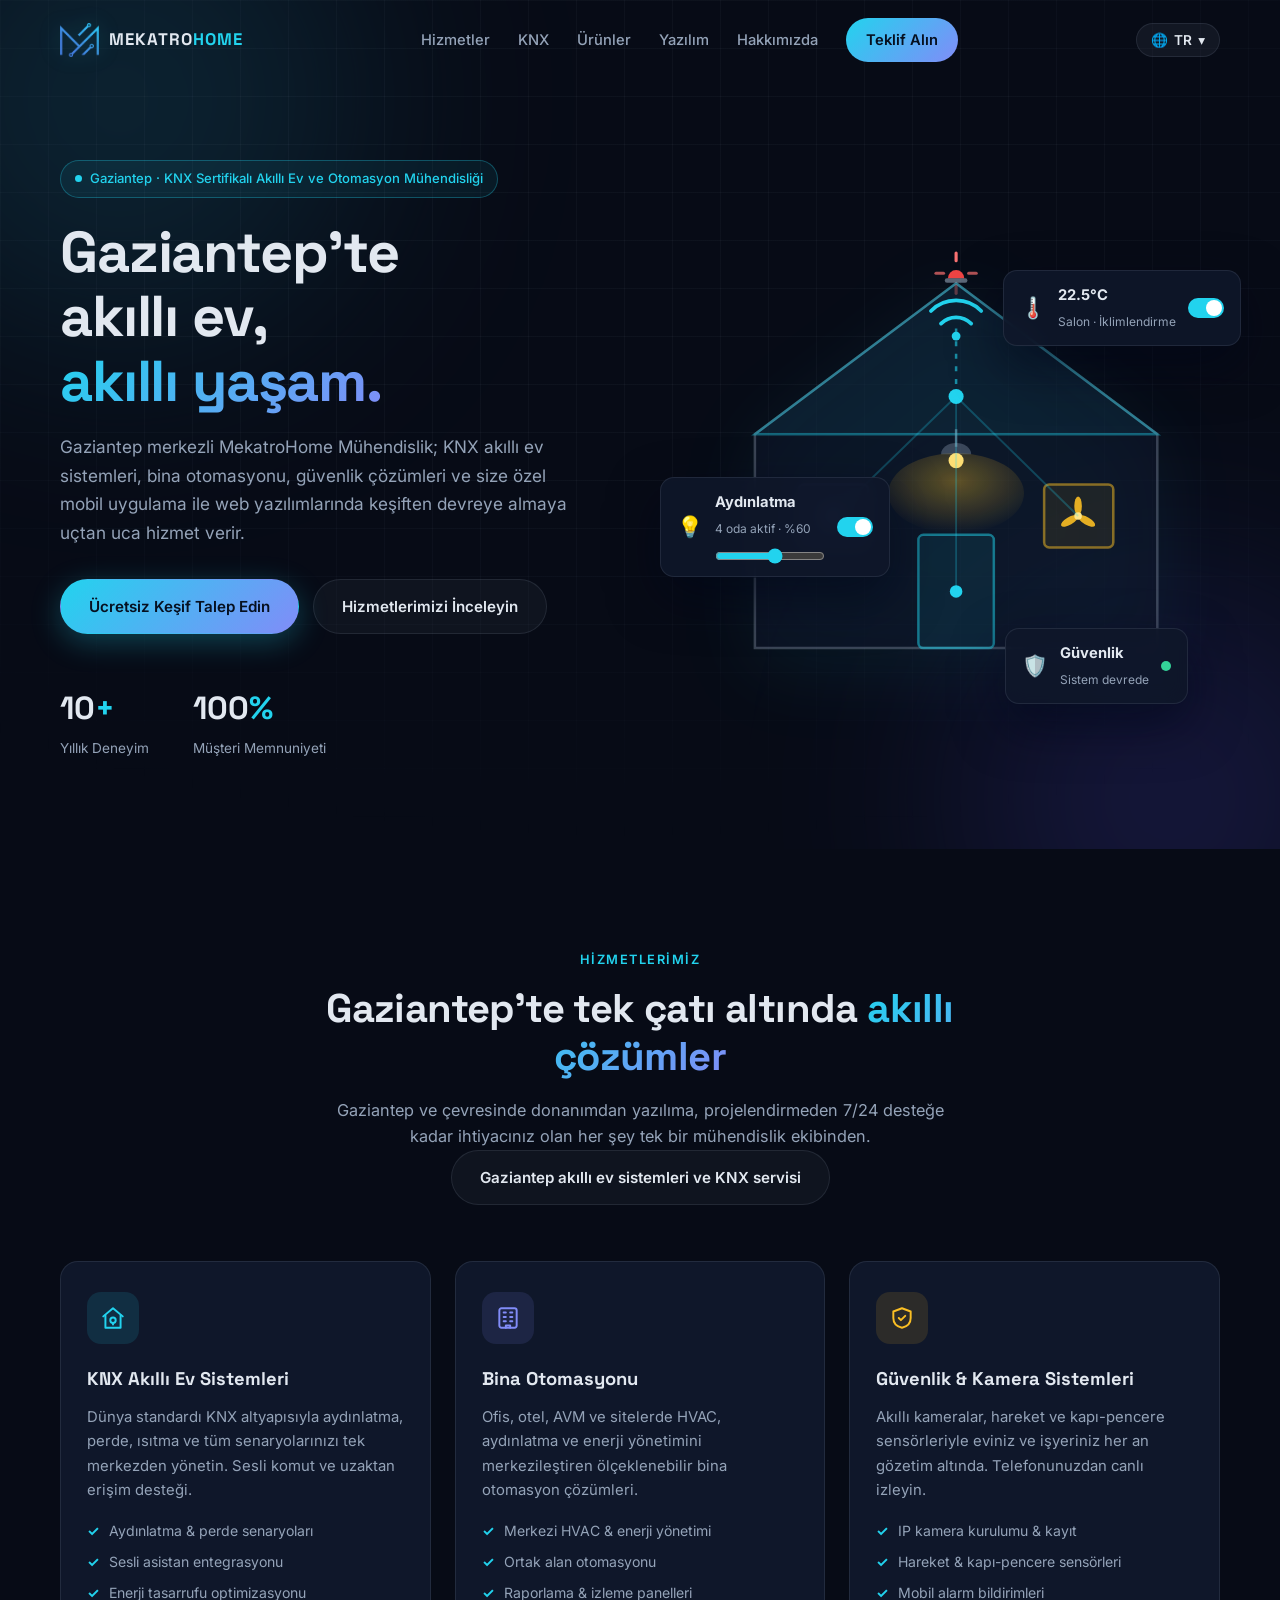
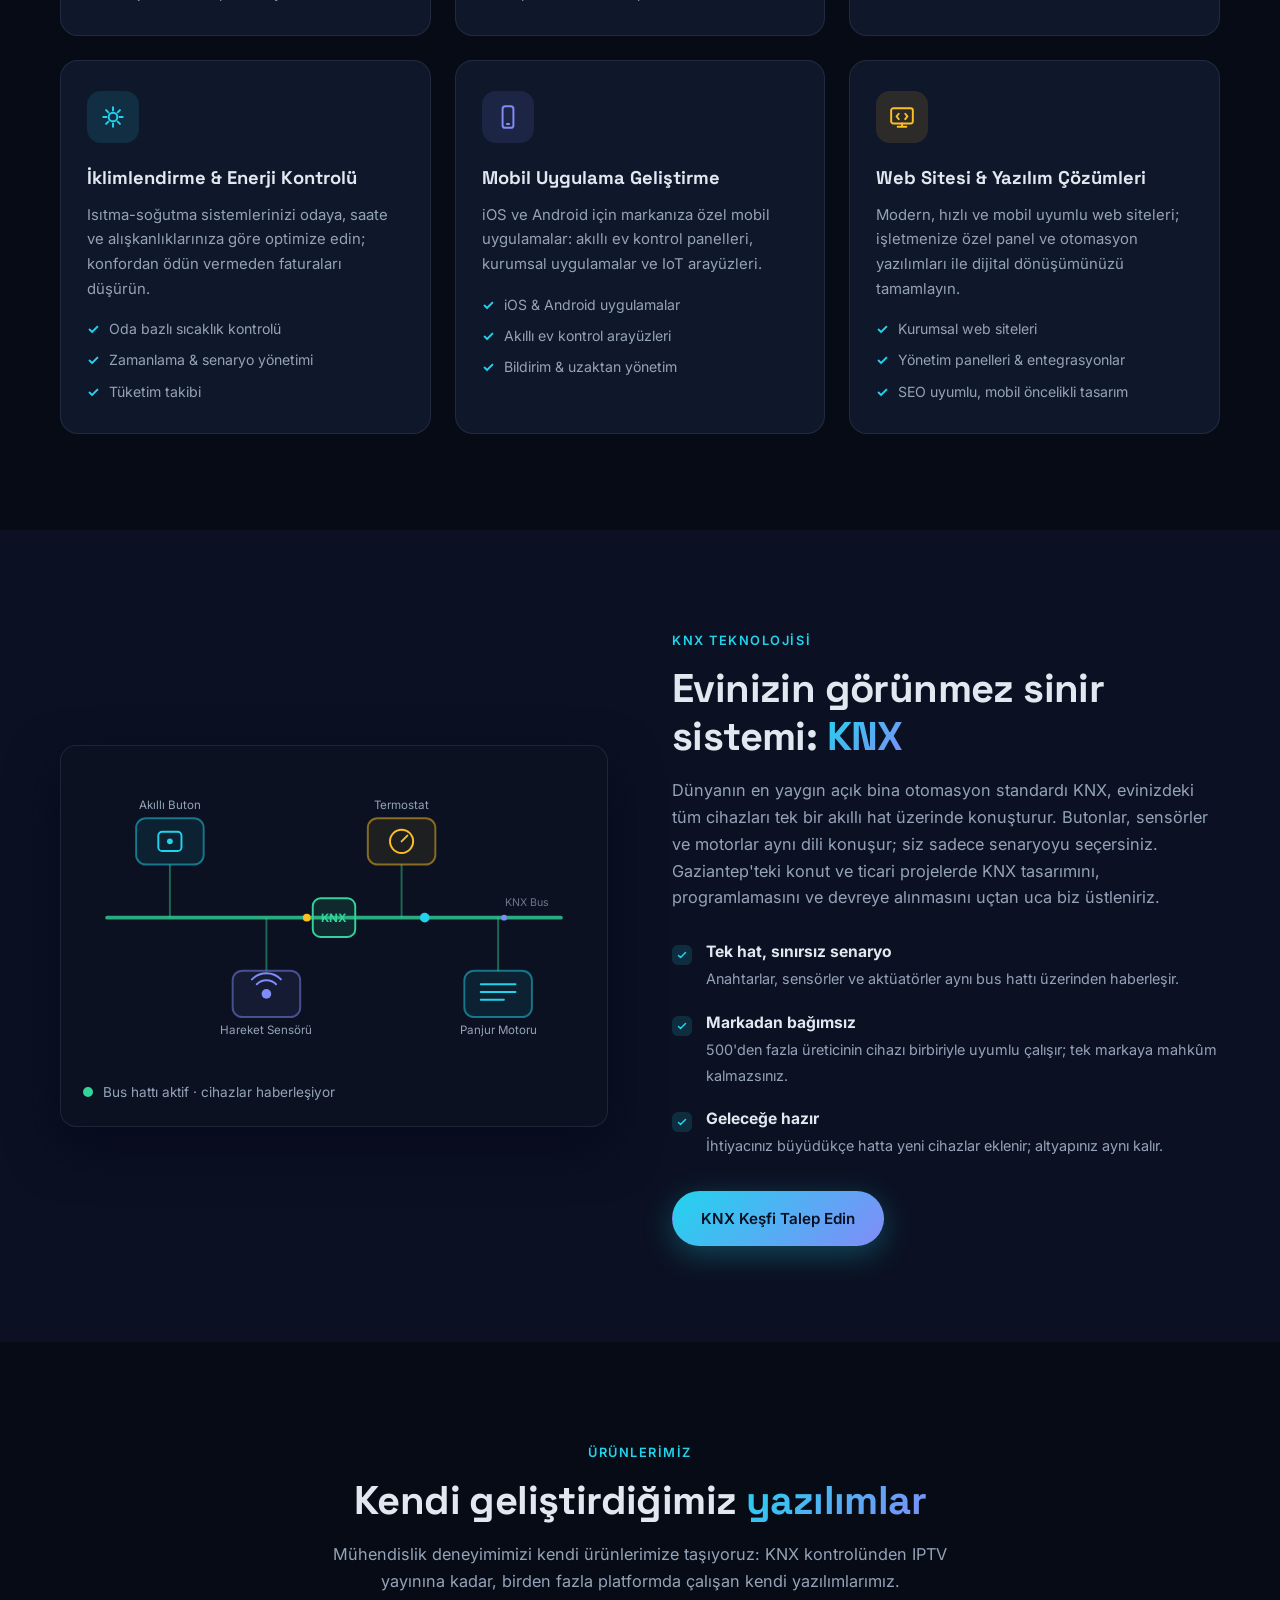
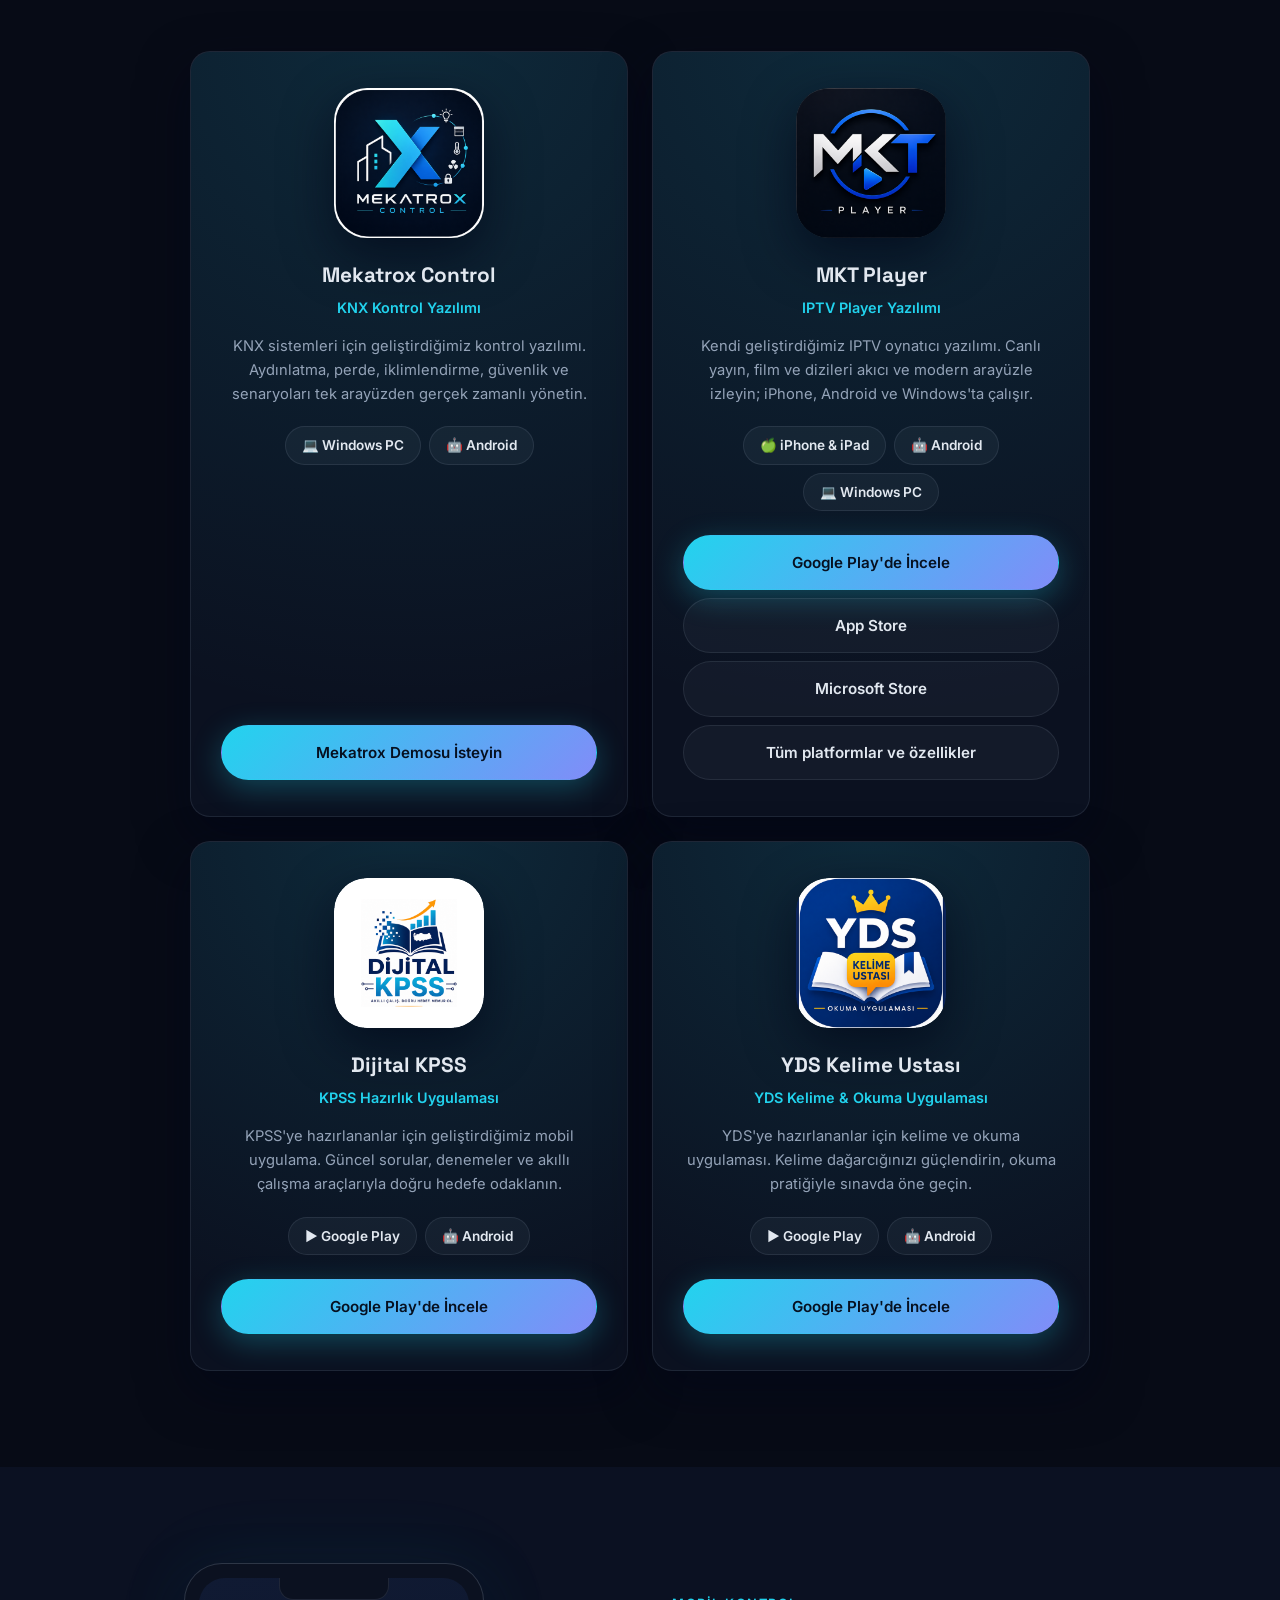
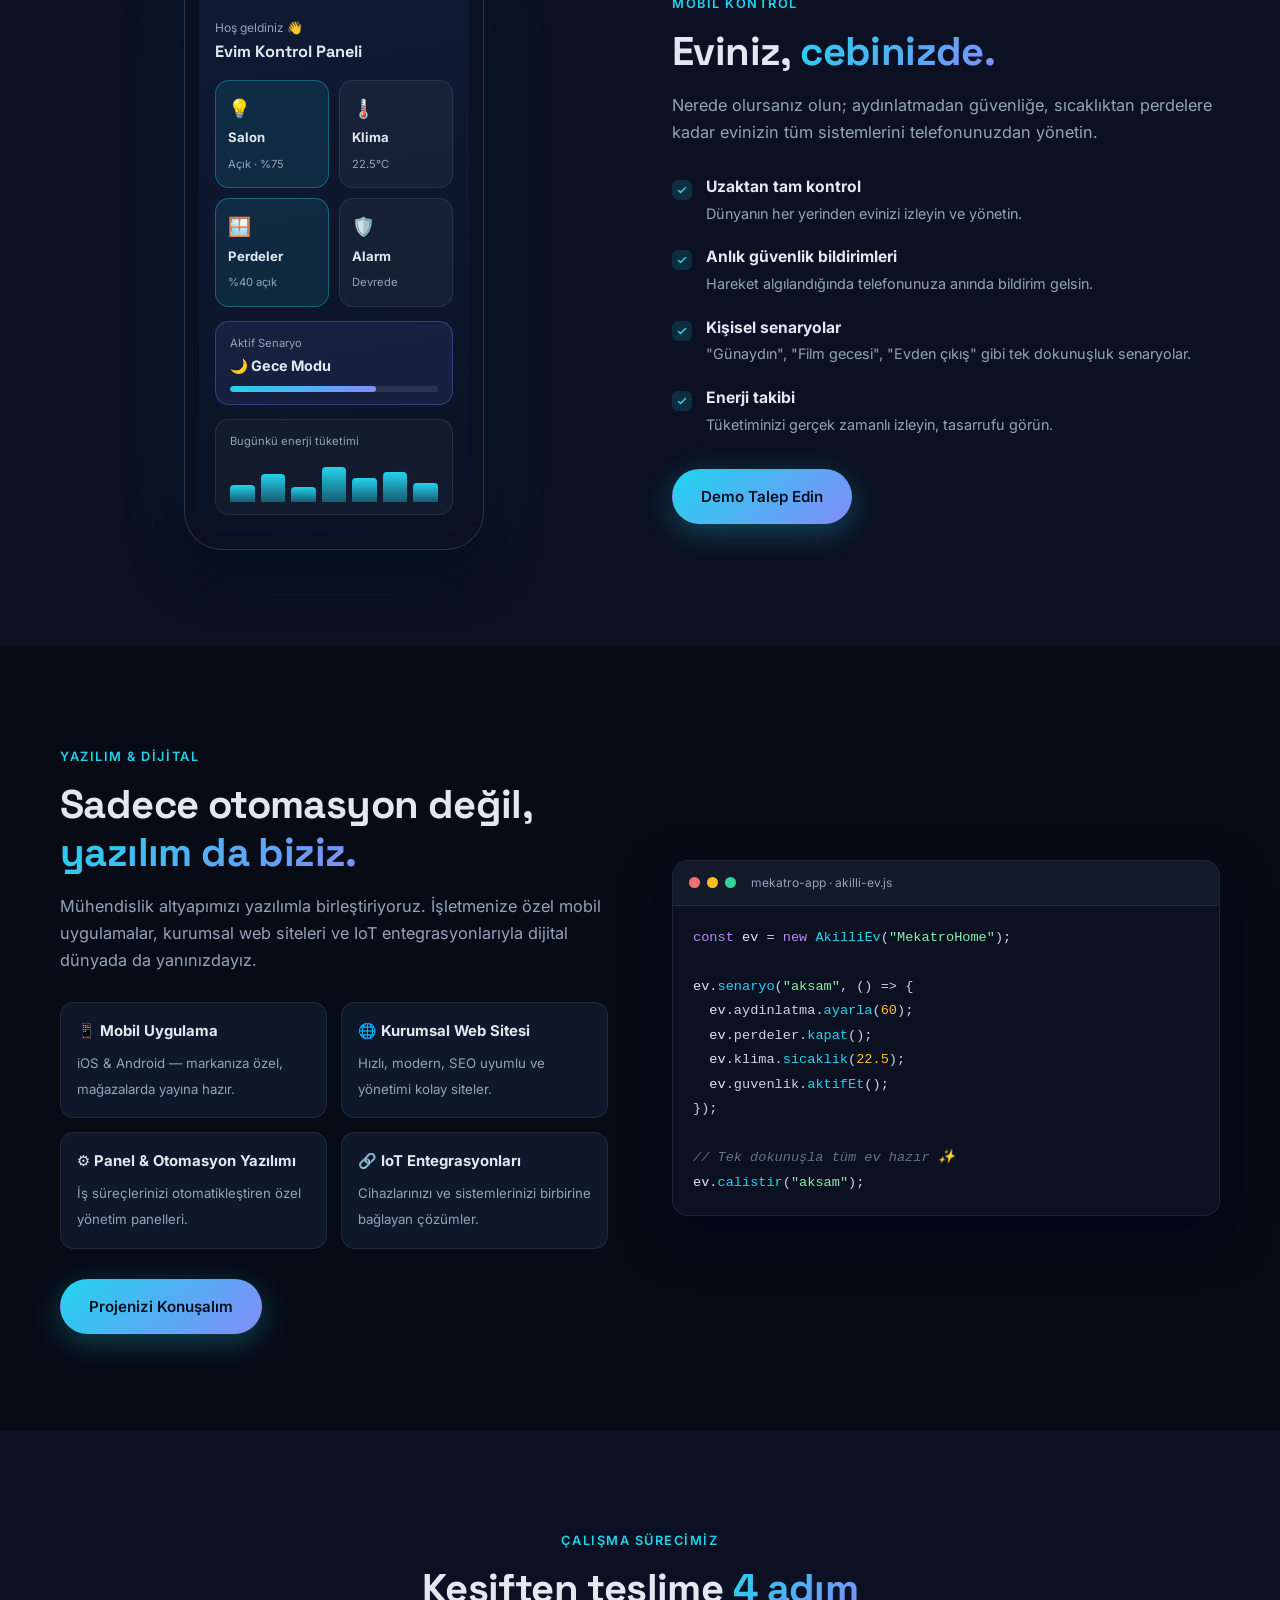
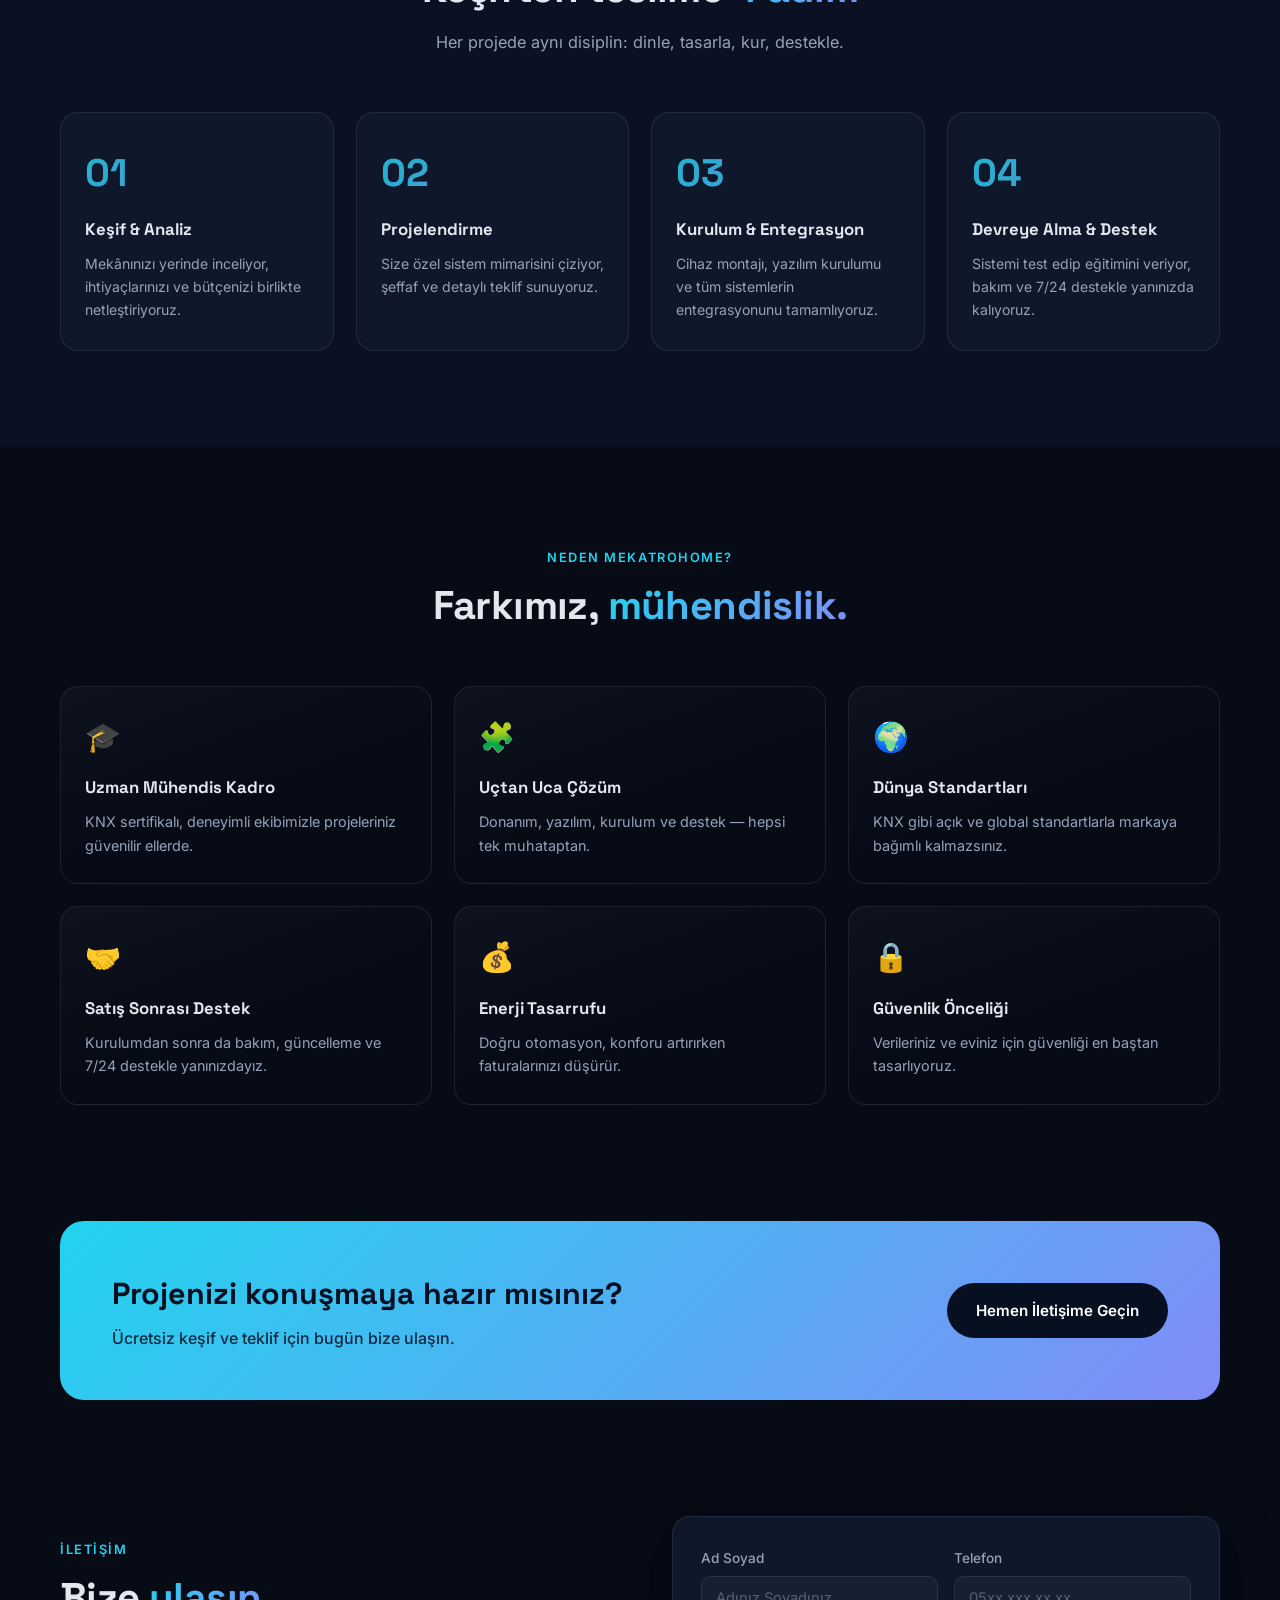
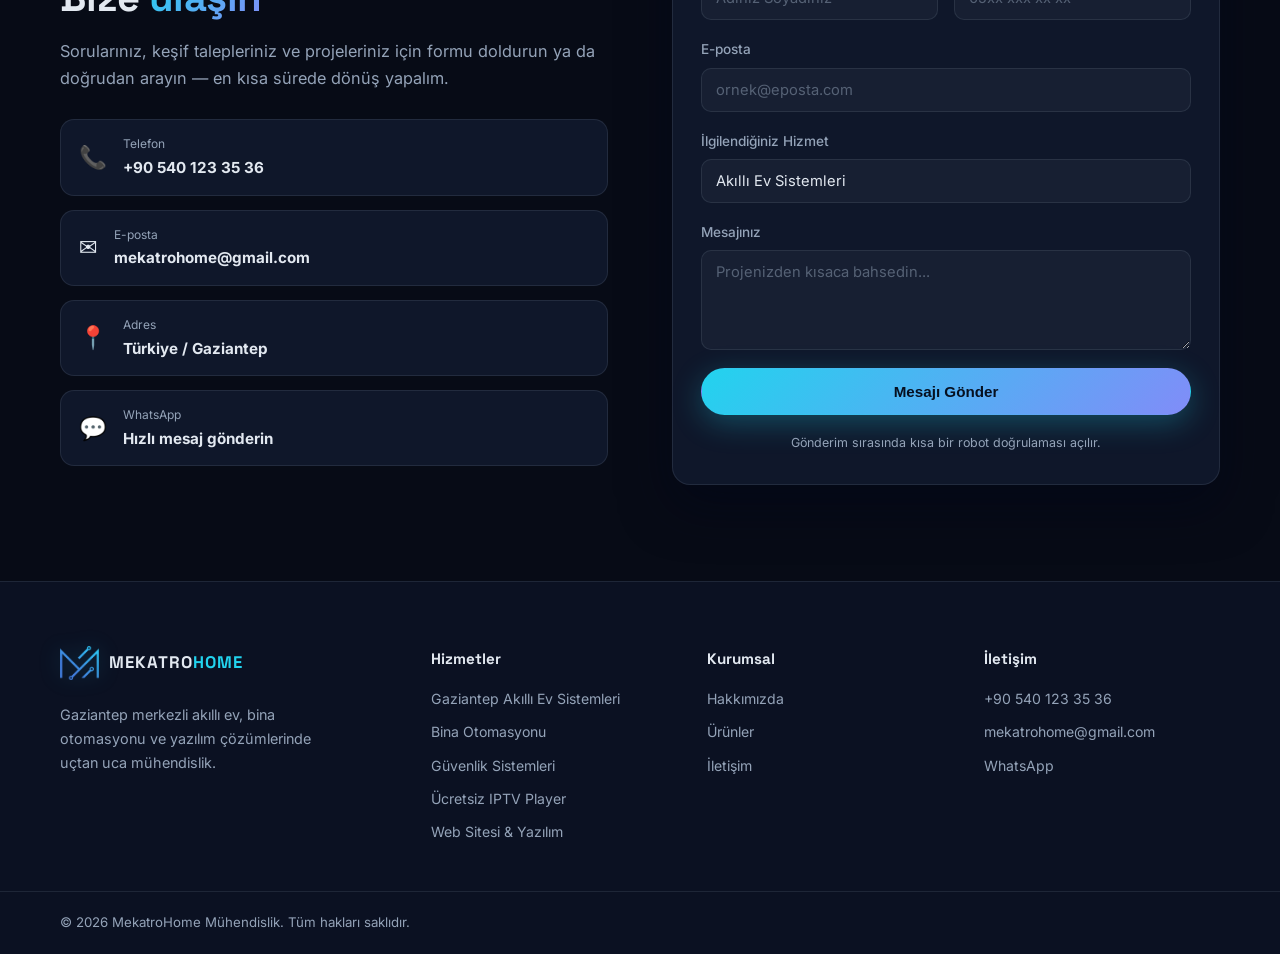
<file: index.html>
<!DOCTYPE html>
<html lang="tr">
<head>
  <meta charset="UTF-8">
  <meta name="viewport" content="width=device-width, initial-scale=1.0">
  <meta name="google-site-verification" content="V6_s4jiMxoa1BGjygdVwZwzefI3BDbrpAjq6mvPRCFU" />
  <title>Gaziantep Akıllı Ev ve KNX Sistemleri | MekatroHome Mühendislik</title>
  <meta name="description" content="Gaziantep akıllı ev ve KNX sistemleri: MekatroHome Mühendislik, Gaziantep'te KNX akıllı ev, bina otomasyonu ve güvenlik kamera sistemleri kurar; Mekatrox kontrol yazılımı, mobil uygulama ve web sitesi geliştirir. Ücretsiz keşif, uçtan uca mühendislik.">
  <meta name="keywords" content="Gaziantep akıllı ev, Gaziantep KNX, Gaziantep akıllı ev firmaları, Gaziantep KNX firmaları, Gaziantep akıllı ev sistemleri, Gaziantep akıllı ev servisi, Gaziantep KNX servisi, Gaziantep Interra servisi, Gaziantep Hager servisi, akıllı ev sistemleri Gaziantep, KNX akıllı ev Gaziantep, Gaziantep bina otomasyonu, Gaziantep güvenlik kamera sistemleri, Gaziantep akıllı ev fiyatları, MekatroHome, Mekatro Home, MekatroHome Mühendislik, akıllı ev, KNX, bina otomasyonu, mobil uygulama geliştirme, web sitesi, Mekatrox">
  <meta name="author" content="MekatroHome Mühendislik">
  <meta name="robots" content="index, follow, max-image-preview:large">
  <meta name="theme-color" content="#070b16">
  <link rel="canonical" href="https://www.mekatrohome.com/">

  <!-- Çok dilli SEO (hreflang) -->
  <link rel="alternate" hreflang="tr" href="https://www.mekatrohome.com/">
  <link rel="alternate" hreflang="en" href="https://www.mekatrohome.com/?lang=en">
  <link rel="alternate" hreflang="de" href="https://www.mekatrohome.com/?lang=de">
  <link rel="alternate" hreflang="ar" href="https://www.mekatrohome.com/?lang=ar">
  <link rel="alternate" hreflang="x-default" href="https://www.mekatrohome.com/">

  <!-- Open Graph / sosyal medya -->
  <meta property="og:type" content="website">
  <meta property="og:site_name" content="MekatroHome Mühendislik">
  <meta property="og:locale" content="tr_TR">
  <meta property="og:title" content="Gaziantep Akıllı Ev ve KNX Sistemleri | MekatroHome Mühendislik">
  <meta property="og:description" content="Gaziantep'te KNX akıllı ev, bina otomasyonu, güvenlik sistemleri ve Mekatrox kontrol yazılımı. Keşiften devreye almaya uçtan uca mühendislik.">
  <meta property="og:url" content="https://www.mekatrohome.com/">
  <meta property="og:image" content="https://www.mekatrohome.com/assets/og-image.png">
  <meta property="og:image:width" content="1200">
  <meta property="og:image:height" content="630">
  <meta name="twitter:card" content="summary_large_image">
  <meta name="twitter:title" content="Gaziantep Akıllı Ev ve KNX Sistemleri | MekatroHome Mühendislik">
  <meta name="twitter:description" content="Gaziantep'te KNX akıllı ev, bina otomasyonu, güvenlik sistemleri ve Mekatrox kontrol yazılımı.">
  <meta name="twitter:image" content="https://www.mekatrohome.com/assets/og-image.png">

  <link rel="icon" type="image/png" href="assets/favicon.png">
  <link rel="apple-touch-icon" href="assets/favicon.png">
  <link rel="preconnect" href="https://fonts.googleapis.com">
  <link rel="preconnect" href="https://fonts.gstatic.com" crossorigin>
  <link href="https://fonts.googleapis.com/css2?family=Inter:wght@400;500;600;700;800&family=Space+Grotesk:wght@500;600;700&display=swap" rel="stylesheet">
  <link rel="stylesheet" href="css/style.css">

  <!-- Yapılandırılmış veri: arama motorları ve yapay zeka özetleri için -->
  <script type="application/ld+json">
  {
    "@context": "https://schema.org",
    "@graph": [
      {
        "@type": ["Organization", "LocalBusiness"],
        "@id": "https://www.mekatrohome.com/#kurulus",
        "name": "MekatroHome Mühendislik",
        "alternateName": ["MekatroHome", "Mekatro Home", "Mekatro Home Mühendislik", "MekatroHome Gaziantep"],
        "url": "https://www.mekatrohome.com/",
        "logo": "https://www.mekatrohome.com/assets/logo.png",
        "image": "https://www.mekatrohome.com/assets/og-image.png",
        "description": "Gaziantep merkezli mühendislik firması. Gaziantep ve çevresinde KNX akıllı ev sistemleri, bina otomasyonu ve güvenlik kamera sistemleri kurar; Mekatrox kontrol yazılımı, mobil uygulama ve web sitesi geliştirir.",
        "email": "mekatrohome@gmail.com",
        "telephone": "+905401233536",
        "priceRange": "₺₺",
        "areaServed": [
          { "@type": "City", "name": "Gaziantep" },
          { "@type": "AdministrativeArea", "name": "Şahinbey" },
          { "@type": "AdministrativeArea", "name": "Şehitkamil" },
          { "@type": "AdministrativeArea", "name": "Oğuzeli" },
          { "@type": "AdministrativeArea", "name": "Nizip" },
          { "@type": "Country", "name": "Türkiye" }
        ],
        "address": {
          "@type": "PostalAddress",
          "addressCountry": "TR",
          "addressRegion": "Gaziantep",
          "addressLocality": "Gaziantep"
        },
        "sameAs": ["https://maps.google.com/?cid=17825801940152132003"],
        "hasMap": "https://maps.google.com/?cid=17825801940152132003",
        "knowsAbout": ["KNX", "Akıllı Ev", "Akıllı Ev Sistemleri", "Bina Otomasyonu", "Güvenlik Kamera Sistemleri", "İklimlendirme ve Enerji Yönetimi", "IoT", "Mobil Uygulama Geliştirme", "Web Yazılımı"]
      },
      {
        "@type": "WebSite",
        "@id": "https://www.mekatrohome.com/#site",
        "url": "https://www.mekatrohome.com/",
        "name": "MekatroHome Mühendislik",
        "inLanguage": ["tr", "en", "de", "ar"],
        "publisher": { "@id": "https://www.mekatrohome.com/#kurulus" }
      },
      {
        "@type": "SoftwareApplication",
        "name": "Mekatrox Control",
        "applicationCategory": "BusinessApplication",
        "operatingSystem": "Windows, Android",
        "description": "KNX akıllı ev ve bina otomasyon sistemleri için MekatroHome tarafından geliştirilen kontrol yazılımı. Aydınlatma, perde, iklimlendirme, güvenlik ve senaryoları tek arayüzden yönetir.",
        "publisher": { "@id": "https://www.mekatrohome.com/#kurulus" },
        "offers": { "@type": "Offer", "price": "0", "priceCurrency": "TRY" }
      },
      {
        "@type": "SoftwareApplication",
        "name": "MKT Player",
        "applicationCategory": "MultimediaApplication",
        "operatingSystem": "iOS, Android, Windows",
        "description": "MekatroHome tarafından geliştirilen ücretsiz ve reklamsız IPTV player. m3u ve Xtream Codes listelerini oynatır; iPhone ve iPad, Android telefon ve TV box ile Windows PC üzerinde çalışır. Uygulama yayın veya içerik sağlamaz.",
        "publisher": { "@id": "https://www.mekatrohome.com/#kurulus" },
        "downloadUrl": "https://play.google.com/store/apps/details?id=com.mktplayer.app",
        "installUrl": "https://play.google.com/store/apps/details?id=com.mktplayer.app",
        "sameAs": ["https://play.google.com/store/apps/details?id=com.mktplayer.app", "https://apps.apple.com/app/id6804966662", "https://apps.microsoft.com/detail/9N3M96JFS29B"],
        "offers": { "@type": "Offer", "price": "0", "priceCurrency": "TRY" }
      },
      {
        "@type": "MobileApplication",
        "name": "Dijital KPSS",
        "applicationCategory": "EducationApplication",
        "operatingSystem": "Android",
        "description": "MekatroHome tarafından geliştirilen KPSS sınavına hazırlık uygulaması. Güncel sorular, denemeler ve akıllı çalışma araçları sunar. Google Play üzerinde yayındadır.",
        "publisher": { "@id": "https://www.mekatrohome.com/#kurulus" },
        "downloadUrl": "https://play.google.com/store/apps/details?id=com.dijitalkpss.app",
        "installUrl": "https://play.google.com/store/apps/details?id=com.dijitalkpss.app",
        "sameAs": "https://play.google.com/store/apps/details?id=com.dijitalkpss.app",
        "offers": { "@type": "Offer", "price": "0", "priceCurrency": "TRY" }
      },
      {
        "@type": "MobileApplication",
        "name": "YDS Kelime Ustası",
        "applicationCategory": "EducationApplication",
        "operatingSystem": "Android",
        "description": "MekatroHome tarafından geliştirilen YDS kelime ve okuma uygulaması. Kelime dağarcığını güçlendirir ve okuma pratiği sunar. Google Play üzerinde yayındadır.",
        "publisher": { "@id": "https://www.mekatrohome.com/#kurulus" },
        "downloadUrl": "https://play.google.com/store/apps/details?id=com.ydskelime.app",
        "installUrl": "https://play.google.com/store/apps/details?id=com.ydskelime.app",
        "sameAs": "https://play.google.com/store/apps/details?id=com.ydskelime.app",
        "offers": { "@type": "Offer", "price": "0", "priceCurrency": "TRY" }
      },
      {
        "@type": "Service",
        "name": "Gaziantep KNX Akıllı Ev ve Bina Otomasyonu",
        "serviceType": "KNX Akıllı Ev ve Bina Otomasyonu",
        "provider": { "@id": "https://www.mekatrohome.com/#kurulus" },
        "areaServed": [
          { "@type": "City", "name": "Gaziantep" },
          { "@type": "Country", "name": "Türkiye" }
        ],
        "hasOfferCatalog": {
          "@type": "OfferCatalog",
          "name": "MekatroHome Hizmetleri",
          "itemListElement": [
            { "@type": "Offer", "itemOffered": { "@type": "Service", "name": "KNX Akıllı Ev Sistemleri" } },
            { "@type": "Offer", "itemOffered": { "@type": "Service", "name": "Bina Otomasyonu" } },
            { "@type": "Offer", "itemOffered": { "@type": "Service", "name": "Güvenlik ve Kamera Sistemleri" } },
            { "@type": "Offer", "itemOffered": { "@type": "Service", "name": "İklimlendirme ve Enerji Kontrolü" } },
            { "@type": "Offer", "itemOffered": { "@type": "Service", "name": "Mobil Uygulama Geliştirme" } },
            { "@type": "Offer", "itemOffered": { "@type": "Service", "name": "Web Sitesi ve Yazılım Çözümleri" } }
          ]
        }
      },
      {
        "@type": "FAQPage",
        "mainEntity": [
          {
            "@type": "Question",
            "name": "Gaziantep'te akıllı ev sistemi kuran firma arıyorum, MekatroHome hizmet veriyor mu?",
            "acceptedAnswer": { "@type": "Answer", "text": "Evet. MekatroHome Mühendislik Gaziantep merkezli bir akıllı ev ve bina otomasyonu firmasıdır; Şahinbey, Şehitkamil, Oğuzeli ve Nizip dâhil Gaziantep'in tamamında hizmet verir. Keşif ücretsizdir: +90 540 123 35 36 numarasından ulaşabilir veya web sitesindeki formu doldurabilirsiniz." }
          },
          {
            "@type": "Question",
            "name": "Gaziantep'te KNX akıllı ev sistemi hangi projelere kurulabilir?",
            "acceptedAnswer": { "@type": "Answer", "text": "Gaziantep'te villa, daire, site, ofis, otel ve ticari binalarda KNX akıllı ev ve bina otomasyonu kuruyoruz. Yeni yapılan projelerde elektrik tesisatı aşamasında KNX bus hattı çekilir; mevcut binalarda ise kablosuz ve hibrit çözümlerle tadilat gerektirmeden dönüşüm yapılabilir." }
          },
          {
            "@type": "Question",
            "name": "Gaziantep akıllı ev sistemleri ne kadar sürede kurulur?",
            "acceptedAnswer": { "@type": "Answer", "text": "Süre projenin büyüklüğüne bağlıdır. Tipik bir daire veya villada keşif, projelendirme, montaj ve devreye alma birkaç gün ile birkaç hafta arasında tamamlanır. Ücretsiz keşifte kapsam belirlenir ve net bir takvim ile fiyat teklifi sunulur." }
          },
          {
            "@type": "Question",
            "name": "KNX akıllı ev sistemi nedir?",
            "acceptedAnswer": { "@type": "Answer", "text": "KNX, dünyanın en yaygın açık bina otomasyon standardıdır. Evdeki aydınlatma, perde, ısıtma-soğutma, güvenlik ve tüm cihazları tek bir bus hattı üzerinden birbirine bağlar; markadan bağımsız çalışır ve tek merkezden yönetilir." }
          },
          {
            "@type": "Question",
            "name": "MekatroHome hangi hizmetleri sunuyor?",
            "acceptedAnswer": { "@type": "Answer", "text": "MekatroHome; KNX akıllı ev sistemleri, bina otomasyonu, güvenlik ve kamera sistemleri, iklimlendirme kontrolü ile Mekatrox kontrol yazılımı, mobil uygulama ve web sitesi geliştirme hizmetleri sunar. Keşiften devreye almaya kadar uçtan uca mühendislik verir." }
          },
          {
            "@type": "Question",
            "name": "Mekatrox Control yazılımı nedir?",
            "acceptedAnswer": { "@type": "Answer", "text": "Mekatrox Control, MekatroHome tarafından KNX sistemleri için geliştirilen kontrol yazılımıdır. Windows bilgisayar ve Android telefonlarda çalışır; aydınlatma, perde, iklimlendirme, güvenlik ve senaryoları tek arayüzden gerçek zamanlı yönetir." }
          },
          {
            "@type": "Question",
            "name": "MKT Player nedir ve hangi cihazlarda çalışır?",
            "acceptedAnswer": { "@type": "Answer", "text": "MKT Player, MekatroHome tarafından geliştirilen ücretsiz ve reklamsız IPTV oynatıcı yazılımıdır. m3u ve Xtream Codes listelerinizi modern bir arayüzle izlemenizi sağlar; iPhone ve iPad, Android cihazlar ve Windows bilgisayarlarda çalışır. Uygulama yayın veya içerik sağlamaz." }
          },
          {
            "@type": "Question",
            "name": "MekatroHome hangi bölgede hizmet veriyor?",
            "acceptedAnswer": { "@type": "Answer", "text": "MekatroHome Mühendislik Gaziantep merkezlidir. Başta Gaziantep (Şahinbey, Şehitkamil, Oğuzeli, Nizip) olmak üzere Türkiye genelinde KNX akıllı ev, bina otomasyonu ve güvenlik sistemi projeleri gerçekleştirir." }
          }
        ]
      }
    ]
  }
  </script>
</head>
<body>

  <!-- ============ HEADER ============ -->
  <header class="header" id="header">
    <div class="container header__inner">
      <a href="#hero" class="logo" aria-label="MekatroHome ana sayfa">
        <img class="logo__img" src="assets/logo-mark.png" alt="MekatroHome logosu">
        <span class="logo__text">MEKATRO<em>HOME</em></span>
      </a>

      <nav class="nav" id="nav" aria-label="Ana menü">
        <a href="#hizmetler" class="nav__link" data-i18n="nav.hizmetler">Hizmetler</a>
        <a href="#knx" class="nav__link" data-i18n="nav.knx">KNX</a>
        <a href="urunler.html" class="nav__link" data-i18n="nav.urunler">Ürünler</a>
        <a href="#yazilim" class="nav__link" data-i18n="nav.yazilim">Yazılım</a>
        <a href="hakkimizda.html" class="nav__link" data-i18n="nav.hakkimizda">Hakkımızda</a>
        <a href="iletisim.html" class="nav__link nav__link--cta" data-i18n="nav.teklif">Teklif Alın</a>
      </nav>

      <div class="header__right">
        <div class="lang" id="lang">
          <button class="lang__btn" id="langToggle" aria-haspopup="listbox" aria-expanded="false" aria-label="Dil seçin">
            🌐 <span id="langCurrent">TR</span> ▾
          </button>
          <div class="lang__menu" id="langMenu" role="listbox">
            <button class="lang__option active" data-lang="tr" role="option">Türkçe</button>
            <button class="lang__option" data-lang="en" role="option">English</button>
            <button class="lang__option" data-lang="de" role="option">Deutsch</button>
            <button class="lang__option" data-lang="ar" role="option">العربية</button>
          </div>
        </div>

        <button class="nav-toggle" id="navToggle" aria-label="Menüyü aç/kapat" aria-expanded="false">
          <span></span><span></span><span></span>
        </button>
      </div>
    </div>
  </header>

  <main>

    <!-- ============ HERO ============ -->
    <section class="hero" id="hero">
      <div class="hero__glow hero__glow--1" aria-hidden="true"></div>
      <div class="hero__glow hero__glow--2" aria-hidden="true"></div>
      <div class="hero__grid-bg" aria-hidden="true"></div>

      <div class="container hero__inner">
        <div class="hero__content reveal">
          <span class="badge">
            <span class="badge__dot"></span>
            <span data-i18n="hero.badge">Gaziantep · KNX Sertifikalı Akıllı Ev ve Otomasyon Mühendisliği</span>
          </span>
          <h1 class="hero__title">
            <span data-i18n="hero.t1">Gaziantep'te</span><br>
            <span data-i18n="hero.t2">akıllı ev,</span><br>
            <span class="text-gradient" data-i18n="hero.t3">akıllı yaşam.</span>
          </h1>
          <p class="hero__desc" data-i18n="hero.desc">
            Gaziantep merkezli MekatroHome Mühendislik; KNX akıllı ev sistemleri, bina
            otomasyonu, güvenlik çözümleri ve size özel mobil uygulama ile web
            yazılımlarında keşiften devreye almaya uçtan uca hizmet verir.
          </p>
          <div class="hero__actions">
            <a href="#iletisim" class="btn btn--primary" data-i18n="hero.cta1">Ücretsiz Keşif Talep Edin</a>
            <a href="#hizmetler" class="btn btn--ghost" data-i18n="hero.cta2">Hizmetlerimizi İnceleyin</a>
          </div>

          <div class="hero__stats">
            <div class="stat">
              <span class="stat__num" data-count="10">0</span><span class="stat__plus">+</span>
              <span class="stat__label" data-i18n="hero.s2">Yıllık Deneyim</span>
            </div>
            <div class="stat">
              <span class="stat__num" data-count="100">0</span><span class="stat__plus">%</span>
              <span class="stat__label" data-i18n="hero.s3">Müşteri Memnuniyeti</span>
            </div>
          </div>
        </div>

        <!-- Akıllı ev illüstrasyonu (etkileşimli demo) -->
        <div class="hero__visual reveal">
          <div class="smart-house light-on fan-on alarm-on" id="smartHouse">
            <svg viewBox="0 0 420 360" fill="none" class="smart-house__svg" aria-hidden="true">
              <defs>
                <radialGradient id="lampGlowGrad" cx="50%" cy="35%" r="65%">
                  <stop offset="0%" stop-color="rgba(251,191,36,.5)"/>
                  <stop offset="100%" stop-color="rgba(251,191,36,0)"/>
                </radialGradient>
              </defs>
              <!-- ev gövdesi -->
              <path d="M210 40L370 160V330H50V160L210 40Z" stroke="rgba(148,163,184,.35)" stroke-width="2" fill="rgba(15,23,42,.6)"/>
              <path d="M210 40L370 160H50L210 40Z" fill="rgba(34,211,238,.06)" stroke="rgba(34,211,238,.4)" stroke-width="2"/>
              <!-- alarm sireni (çatı tepesi) -->
              <g id="alarmGrp" transform="translate(210 32)">
                <g id="alarmBeams">
                  <path d="M0 -10 V-16" stroke="#f87171" stroke-width="2.5" stroke-linecap="round"/>
                  <path d="M0 10 V16" stroke="#f87171" stroke-width="2.5" stroke-linecap="round" opacity=".35"/>
                  <path d="M10 0 H16" stroke="#f87171" stroke-width="2.5" stroke-linecap="round" opacity=".7"/>
                  <path d="M-10 0 H-16" stroke="#f87171" stroke-width="2.5" stroke-linecap="round" opacity=".7"/>
                </g>
                <path id="alarmDome" d="M-6.5 4 A6.5 6.5 0 1 1 6.5 4 Z" fill="#ef4444"/>
                <rect x="-9" y="4" width="18" height="3.5" rx="1.75" fill="rgba(148,163,184,.6)"/>
              </g>
              <!-- kapı ve pencereler -->
              <rect x="180" y="240" width="60" height="90" rx="4" stroke="rgba(34,211,238,.5)" stroke-width="2" fill="rgba(34,211,238,.08)"/>
              <rect x="85" y="200" width="55" height="50" rx="4" stroke="rgba(129,140,248,.5)" stroke-width="2" fill="rgba(129,140,248,.1)" class="pulse-soft"/>
              <rect x="280" y="200" width="55" height="50" rx="4" stroke="rgba(251,191,36,.5)" stroke-width="2" fill="rgba(251,191,36,.08)"/>
              <!-- tavan lambası -->
              <g id="lampGrp">
                <path d="M210 156 V170" stroke="rgba(148,163,184,.55)" stroke-width="2"/>
                <path d="M198 176 A12 9 0 0 1 222 176 Z" fill="rgba(148,163,184,.35)"/>
                <circle id="lampBulb" cx="210" cy="181" r="6" fill="#fde68a"/>
                <ellipse id="lampGlow" cx="210" cy="207" rx="54" ry="32" fill="url(#lampGlowGrad)"/>
              </g>
              <!-- klima fanı (sağ pencere) -->
              <g transform="translate(307 225)">
                <g id="fanBlades">
                  <ellipse cx="0" cy="-8" rx="3" ry="7.5" fill="#fbbf24" opacity=".9"/>
                  <ellipse cx="0" cy="-8" rx="3" ry="7.5" fill="#fbbf24" opacity=".9" transform="rotate(120)"/>
                  <ellipse cx="0" cy="-8" rx="3" ry="7.5" fill="#fbbf24" opacity=".9" transform="rotate(240)"/>
                </g>
                <circle r="3" fill="#fde68a"/>
              </g>
              <!-- bağlantı hatları -->
              <path d="M210 130V70" stroke="rgba(34,211,238,.6)" stroke-width="2" stroke-dasharray="4 6" class="dash-anim"/>
              <circle cx="210" cy="130" r="6" fill="#22d3ee" class="pulse-node"/>
              <circle cx="112" cy="225" r="5" fill="#818cf8" class="pulse-node delay-1"/>
              <circle cx="210" cy="285" r="5" fill="#22d3ee" class="pulse-node delay-3"/>
              <path d="M210 130L112 225M210 130L307 225M210 130L210 285" stroke="rgba(34,211,238,.25)" stroke-width="1.5"/>
              <!-- wifi -->
              <path d="M190 62a28 28 0 0 1 40 0" stroke="#22d3ee" stroke-width="3" stroke-linecap="round" class="wifi-arc"/>
              <path d="M198 72a17 17 0 0 1 24 0" stroke="#22d3ee" stroke-width="3" stroke-linecap="round" class="wifi-arc delay-1"/>
              <circle cx="210" cy="82" r="3.5" fill="#22d3ee"/>
            </svg>

            <!-- yüzen kontrol kartları (tıklanabilir) -->
            <div class="float-card float-card--1 float-card--btn" id="cardClimate" role="button" tabindex="0" aria-pressed="true" aria-label="Klimayı aç/kapat">
              <span class="float-card__icon">🌡️</span>
              <div><strong>22.5°C</strong><small data-i18n="hero.f1s">Salon · İklimlendirme</small></div>
              <span class="switch switch--on" aria-hidden="true"></span>
            </div>
            <div class="float-card float-card--2 float-card--btn" id="cardLight" role="button" tabindex="0" aria-pressed="true" aria-label="Aydınlatmayı aç/kapat">
              <span class="float-card__icon">💡</span>
              <div>
                <strong data-i18n="hero.f2t">Aydınlatma</strong>
                <small><span data-i18n="hero.f2s">4 oda aktif</span> · <span id="dimVal">%60</span></small>
                <input type="range" id="dimmer" min="10" max="100" value="60" aria-label="Parlaklık (dimmer)">
              </div>
              <span class="switch switch--on" aria-hidden="true"></span>
            </div>
            <div class="float-card float-card--3 float-card--btn" id="cardSec" role="button" tabindex="0" aria-pressed="true" aria-label="Alarmı devreye al/kapat">
              <span class="float-card__icon">🛡️</span>
              <div><strong data-i18n="hero.f3t">Güvenlik</strong><small data-i18n="hero.f3s" id="secLabel">Sistem devrede</small></div>
              <span class="dot-live" aria-hidden="true"></span>
            </div>
          </div>
        </div>
      </div>
    </section>

    <!-- ============ HİZMETLER ============ -->
    <section class="section" id="hizmetler">
      <div class="container">
        <div class="section__head reveal">
          <span class="section__tag" data-i18n="hiz.tag">Hizmetlerimiz</span>
          <h2 class="section__title"><span data-i18n="hiz.t1">Gaziantep'te tek çatı altında</span> <span class="text-gradient" data-i18n="hiz.t2">akıllı çözümler</span></h2>
          <p class="section__desc" data-i18n="hiz.desc">
            Gaziantep ve çevresinde donanımdan yazılıma, projelendirmeden 7/24 desteğe
            kadar ihtiyacınız olan her şey tek bir mühendislik ekibinden.
          </p>
          <a href="gaziantep-akilli-ev.html" class="btn btn--ghost" data-i18n="hiz.gaeLink">Gaziantep akıllı ev sistemleri ve KNX servisi</a>
        </div>

        <div class="cards-grid">
          <article class="card reveal">
            <div class="card__icon card__icon--cyan">
              <svg viewBox="0 0 24 24" fill="none" stroke="currentColor" stroke-width="1.8" stroke-linecap="round" stroke-linejoin="round"><path d="M3 10.5 12 3l9 7.5"/><path d="M5 9.5V21h14V9.5"/><circle cx="12" cy="14" r="2.5"/><path d="M12 16.5V18"/></svg>
            </div>
            <h3 class="card__title" data-i18n="c1.t">KNX Akıllı Ev Sistemleri</h3>
            <p class="card__desc" data-i18n="c1.d">
              Dünya standardı KNX altyapısıyla aydınlatma, perde, ısıtma ve tüm senaryolarınızı
              tek merkezden yönetin. Sesli komut ve uzaktan erişim desteği.
            </p>
            <ul class="card__list">
              <li data-i18n="c1.l1">Aydınlatma &amp; perde senaryoları</li>
              <li data-i18n="c1.l2">Sesli asistan entegrasyonu</li>
              <li data-i18n="c1.l3">Enerji tasarrufu optimizasyonu</li>
            </ul>
          </article>

          <article class="card reveal">
            <div class="card__icon card__icon--indigo">
              <svg viewBox="0 0 24 24" fill="none" stroke="currentColor" stroke-width="1.8" stroke-linecap="round" stroke-linejoin="round"><rect x="4" y="3" width="16" height="18" rx="2"/><path d="M8 7h2M14 7h2M8 11h2M14 11h2M8 15h2M14 15h2"/><path d="M10 21v-2h4v2"/></svg>
            </div>
            <h3 class="card__title" data-i18n="c2.t">Bina Otomasyonu</h3>
            <p class="card__desc" data-i18n="c2.d">
              Ofis, otel, AVM ve sitelerde HVAC, aydınlatma ve enerji yönetimini merkezileştiren
              ölçeklenebilir bina otomasyon çözümleri.
            </p>
            <ul class="card__list">
              <li data-i18n="c2.l1">Merkezi HVAC &amp; enerji yönetimi</li>
              <li data-i18n="c2.l2">Ortak alan otomasyonu</li>
              <li data-i18n="c2.l3">Raporlama &amp; izleme panelleri</li>
            </ul>
          </article>

          <article class="card reveal">
            <div class="card__icon card__icon--amber">
              <svg viewBox="0 0 24 24" fill="none" stroke="currentColor" stroke-width="1.8" stroke-linecap="round" stroke-linejoin="round"><path d="M12 3 4 6v6c0 4.5 3.2 7.9 8 9 4.8-1.1 8-4.5 8-9V6l-8-3Z"/><path d="m9 12 2 2 4-4"/></svg>
            </div>
            <h3 class="card__title" data-i18n="c3.t">Güvenlik &amp; Kamera Sistemleri</h3>
            <p class="card__desc" data-i18n="c3.d">
              Akıllı kameralar, hareket ve kapı-pencere sensörleriyle eviniz ve işyeriniz
              her an gözetim altında. Telefonunuzdan canlı izleyin.
            </p>
            <ul class="card__list">
              <li data-i18n="c3.l1">IP kamera kurulumu &amp; kayıt</li>
              <li data-i18n="c3.l2">Hareket &amp; kapı-pencere sensörleri</li>
              <li data-i18n="c3.l3">Mobil alarm bildirimleri</li>
            </ul>
          </article>

          <article class="card reveal">
            <div class="card__icon card__icon--cyan">
              <svg viewBox="0 0 24 24" fill="none" stroke="currentColor" stroke-width="1.8" stroke-linecap="round" stroke-linejoin="round"><path d="M12 3v3M12 18v3M3 12h3M18 12h3M5.6 5.6l2.1 2.1M16.3 16.3l2.1 2.1M5.6 18.4l2.1-2.1M16.3 7.7l2.1-2.1"/><circle cx="12" cy="12" r="4"/></svg>
            </div>
            <h3 class="card__title" data-i18n="c4.t">İklimlendirme &amp; Enerji Kontrolü</h3>
            <p class="card__desc" data-i18n="c4.d">
              Isıtma-soğutma sistemlerinizi odaya, saate ve alışkanlıklarınıza göre optimize edin;
              konfordan ödün vermeden faturaları düşürün.
            </p>
            <ul class="card__list">
              <li data-i18n="c4.l1">Oda bazlı sıcaklık kontrolü</li>
              <li data-i18n="c4.l2">Zamanlama &amp; senaryo yönetimi</li>
              <li data-i18n="c4.l3">Tüketim takibi</li>
            </ul>
          </article>

          <article class="card reveal">
            <div class="card__icon card__icon--indigo">
              <svg viewBox="0 0 24 24" fill="none" stroke="currentColor" stroke-width="1.8" stroke-linecap="round" stroke-linejoin="round"><rect x="7" y="2" width="10" height="20" rx="2.5"/><path d="M11 18.5h2"/></svg>
            </div>
            <h3 class="card__title" data-i18n="c5.t">Mobil Uygulama Geliştirme</h3>
            <p class="card__desc" data-i18n="c5.d">
              iOS ve Android için markanıza özel mobil uygulamalar: akıllı ev kontrol panelleri,
              kurumsal uygulamalar ve IoT arayüzleri.
            </p>
            <ul class="card__list">
              <li data-i18n="c5.l1">iOS &amp; Android uygulamalar</li>
              <li data-i18n="c5.l2">Akıllı ev kontrol arayüzleri</li>
              <li data-i18n="c5.l3">Bildirim &amp; uzaktan yönetim</li>
            </ul>
          </article>

          <article class="card reveal">
            <div class="card__icon card__icon--amber">
              <svg viewBox="0 0 24 24" fill="none" stroke="currentColor" stroke-width="1.8" stroke-linecap="round" stroke-linejoin="round"><rect x="2" y="4" width="20" height="14" rx="2"/><path d="M8 21h8M12 18v3"/><path d="m9 9-2 2.5L9 14M15 9l2 2.5L15 14"/></svg>
            </div>
            <h3 class="card__title" data-i18n="c6.t">Web Sitesi &amp; Yazılım Çözümleri</h3>
            <p class="card__desc" data-i18n="c6.d">
              Modern, hızlı ve mobil uyumlu web siteleri; işletmenize özel panel ve
              otomasyon yazılımları ile dijital dönüşümünüzü tamamlayın.
            </p>
            <ul class="card__list">
              <li data-i18n="c6.l1">Kurumsal web siteleri</li>
              <li data-i18n="c6.l2">Yönetim panelleri &amp; entegrasyonlar</li>
              <li data-i18n="c6.l3">SEO uyumlu, mobil öncelikli tasarım</li>
            </ul>
          </article>
        </div>
      </div>
    </section>

    <!-- ============ KNX ============ -->
    <section class="section section--alt" id="knx">
      <div class="container split">
        <div class="split__visual reveal" aria-hidden="true">
          <div class="knx-panel">
            <svg viewBox="0 0 520 310" fill="none" class="knx-svg">
              <!-- bus hattı -->
              <path d="M25 155 H495" stroke="#34d399" stroke-width="4" stroke-linecap="round" opacity=".8"/>
              <text x="483" y="143" text-anchor="end" font-size="11" fill="rgba(148,163,184,.7)" data-i18n="knx.bus">KNX Bus</text>

              <!-- merkez KNX modülü -->
              <rect x="238" y="135" width="44" height="40" rx="8" fill="rgba(52,211,153,.12)" stroke="#34d399" stroke-width="2"/>
              <text x="260" y="160" text-anchor="middle" font-size="12" font-weight="700" fill="#34d399">KNX</text>

              <!-- cihaz 1: buton (üst) -->
              <path d="M90 155 V100" stroke="rgba(52,211,153,.45)" stroke-width="2"/>
              <rect x="55" y="52" width="70" height="48" rx="10" fill="rgba(34,211,238,.08)" stroke="rgba(34,211,238,.5)" stroke-width="2" class="pulse-soft"/>
              <rect x="78" y="66" width="24" height="20" rx="4" stroke="#22d3ee" stroke-width="2"/>
              <circle cx="90" cy="76" r="3" fill="#22d3ee"/>
              <text x="90" y="42" text-anchor="middle" font-size="12" fill="#94a3b8" data-i18n="knx.dev1">Akıllı Buton</text>

              <!-- cihaz 2: sensör (alt) -->
              <path d="M190 155 V210" stroke="rgba(52,211,153,.45)" stroke-width="2"/>
              <rect x="155" y="210" width="70" height="48" rx="10" fill="rgba(129,140,248,.08)" stroke="rgba(129,140,248,.5)" stroke-width="2" class="pulse-soft delay-1"/>
              <circle cx="190" cy="234" r="5" fill="#818cf8"/>
              <path d="M180 224a14 14 0 0 1 20 0M175 219a21 21 0 0 1 30 0" stroke="#818cf8" stroke-width="2" stroke-linecap="round"/>
              <text x="190" y="276" text-anchor="middle" font-size="12" fill="#94a3b8" data-i18n="knx.dev2">Hareket Sensörü</text>

              <!-- cihaz 3: termostat (üst) -->
              <path d="M330 155 V100" stroke="rgba(52,211,153,.45)" stroke-width="2"/>
              <rect x="295" y="52" width="70" height="48" rx="10" fill="rgba(251,191,36,.08)" stroke="rgba(251,191,36,.5)" stroke-width="2" class="pulse-soft delay-2"/>
              <circle cx="330" cy="76" r="12" stroke="#fbbf24" stroke-width="2"/>
              <path d="M330 76 L336 70" stroke="#fbbf24" stroke-width="2" stroke-linecap="round"/>
              <text x="330" y="42" text-anchor="middle" font-size="12" fill="#94a3b8" data-i18n="knx.dev3">Termostat</text>

              <!-- cihaz 4: panjur (alt) -->
              <path d="M430 155 V210" stroke="rgba(52,211,153,.45)" stroke-width="2"/>
              <rect x="395" y="210" width="70" height="48" rx="10" fill="rgba(34,211,238,.08)" stroke="rgba(34,211,238,.5)" stroke-width="2" class="pulse-soft delay-3"/>
              <path d="M412 224h36M412 232h36M412 240h24" stroke="#22d3ee" stroke-width="2" stroke-linecap="round"/>
              <text x="430" y="276" text-anchor="middle" font-size="12" fill="#94a3b8" data-i18n="knx.dev4">Panjur Motoru</text>

              <!-- hat üzerinde akan telgraflar -->
              <circle r="5" fill="#22d3ee">
                <animateMotion dur="4s" repeatCount="indefinite" path="M25 155 H495"/>
              </circle>
              <circle r="4" fill="#fbbf24">
                <animateMotion dur="5s" begin="0s" repeatCount="indefinite" path="M495 155 H25"/>
              </circle>
              <circle r="3" fill="#818cf8">
                <animateMotion dur="3.2s" begin="0s" repeatCount="indefinite" path="M25 155 H495"/>
              </circle>
            </svg>
            <div class="knx-status">
              <span class="dot-live"></span>
              <span data-i18n="knx.status">Bus hattı aktif · cihazlar haberleşiyor</span>
            </div>
          </div>
        </div>

        <div class="split__content reveal">
          <span class="section__tag" data-i18n="knx.tag">KNX Teknolojisi</span>
          <h2 class="section__title"><span data-i18n="knx.t1">Evinizin görünmez sinir sistemi:</span> <span class="text-gradient">KNX</span></h2>
          <p class="section__desc" data-i18n="knx.desc">
            Dünyanın en yaygın açık bina otomasyon standardı KNX, evinizdeki tüm cihazları
            tek bir akıllı hat üzerinde konuşturur. Butonlar, sensörler ve motorlar aynı
            dili konuşur; siz sadece senaryoyu seçersiniz. Gaziantep'teki konut ve ticari
            projelerde KNX tasarımını, programlamasını ve devreye alınmasını uçtan uca
            biz üstleniriz.
          </p>
          <ul class="feature-list">
            <li>
              <strong data-i18n="knx.b1t">Tek hat, sınırsız senaryo</strong>
              <span data-i18n="knx.b1d">Anahtarlar, sensörler ve aktüatörler aynı bus hattı üzerinden haberleşir.</span>
            </li>
            <li>
              <strong data-i18n="knx.b2t">Markadan bağımsız</strong>
              <span data-i18n="knx.b2d">500'den fazla üreticinin cihazı birbiriyle uyumlu çalışır; tek markaya mahkûm kalmazsınız.</span>
            </li>
            <li>
              <strong data-i18n="knx.b3t">Geleceğe hazır</strong>
              <span data-i18n="knx.b3d">İhtiyacınız büyüdükçe hatta yeni cihazlar eklenir; altyapınız aynı kalır.</span>
            </li>
          </ul>
          <a href="#iletisim" class="btn btn--primary" data-i18n="knx.cta">KNX Keşfi Talep Edin</a>
        </div>
      </div>
    </section>

    <!-- ============ ÜRÜNLER ============ -->
    <section class="section" id="urunler">
      <div class="container">
        <div class="section__head reveal">
          <span class="section__tag" data-i18n="pro.tag">Ürünlerimiz</span>
          <h2 class="section__title"><span data-i18n="pro.t1">Kendi geliştirdiğimiz</span> <span class="text-gradient" data-i18n="pro.t2">yazılımlar</span></h2>
          <p class="section__desc" data-i18n="pro.desc">
            Mühendislik deneyimimizi kendi ürünlerimize taşıyoruz: KNX kontrolünden
            IPTV yayınına kadar, birden fazla platformda çalışan kendi yazılımlarımız.
          </p>
        </div>

        <div class="products-grid">
          <article class="product-card reveal">
            <img src="assets/mekatrox.png" alt="Mekatrox Control uygulama ikonu" class="product-card__icon">
            <h3 class="product-card__name">Mekatrox Control</h3>
            <span class="product-card__sub" data-i18n="pro.sub">KNX Kontrol Yazılımı</span>
            <p class="product-card__desc" data-i18n="pro.mx.desc">
              KNX sistemleri için geliştirdiğimiz kontrol yazılımı. Aydınlatma, perde,
              iklimlendirme, güvenlik ve senaryoları tek arayüzden gerçek zamanlı yönetin.
            </p>
            <div class="product-card__badges">
              <span class="pill">💻 Windows PC</span>
              <span class="pill">🤖 Android</span>
            </div>
            <a href="#iletisim" class="btn btn--primary btn--full" data-i18n="pro.cta">Mekatrox Demosu İsteyin</a>
          </article>

          <article class="product-card reveal">
            <img src="assets/mktplayer.png" alt="MKT Player IPTV uygulama ikonu" class="product-card__icon">
            <h3 class="product-card__name">MKT Player</h3>
            <span class="product-card__sub" data-i18n="pro.iptv.sub">IPTV Player Yazılımı</span>
            <p class="product-card__desc" data-i18n="pro.iptv.desc">
              Kendi geliştirdiğimiz IPTV oynatıcı yazılımı. Canlı yayın, film ve dizileri
              akıcı ve modern arayüzle izleyin; iPhone, Android ve Windows'ta çalışır.
            </p>
            <div class="product-card__badges">
              <span class="pill">🍏 iPhone &amp; iPad</span>
              <span class="pill">🤖 Android</span>
              <span class="pill">💻 Windows PC</span>
            </div>
            <div class="product-card__stores">
              <a href="https://play.google.com/store/apps/details?id=com.mktplayer.app" target="_blank" rel="noopener" class="btn btn--primary btn--full" data-i18n="pro.play">Google Play'de İncele</a>
              <a href="https://apps.apple.com/app/id6804966662" target="_blank" rel="noopener" class="btn btn--ghost btn--full" data-i18n="pro.appstore">App Store</a>
              <a href="https://apps.microsoft.com/detail/9N3M96JFS29B" target="_blank" rel="noopener" class="btn btn--ghost btn--full" data-i18n="pro.msstore">Microsoft Store</a>
              <a href="iptv-player.html" class="btn btn--ghost btn--full" data-i18n="pro.iptv.more">Tüm platformlar ve özellikler</a>
            </div>
          </article>

          <article class="product-card reveal">
            <img src="assets/dijitalkpss.png" alt="Dijital KPSS uygulama ikonu" class="product-card__icon">
            <h3 class="product-card__name">Dijital KPSS</h3>
            <span class="product-card__sub" data-i18n="pro.kpss.sub">KPSS Hazırlık Uygulaması</span>
            <p class="product-card__desc" data-i18n="pro.kpss.desc">
              KPSS'ye hazırlananlar için geliştirdiğimiz mobil uygulama. Güncel sorular,
              denemeler ve akıllı çalışma araçlarıyla doğru hedefe odaklanın.
            </p>
            <div class="product-card__badges">
              <span class="pill">▶️ Google Play</span>
              <span class="pill">🤖 Android</span>
            </div>
            <a href="https://play.google.com/store/apps/details?id=com.dijitalkpss.app" target="_blank" rel="noopener" class="btn btn--primary btn--full" data-i18n="pro.play">Google Play'de İncele</a>
          </article>

          <article class="product-card reveal">
            <img src="assets/yds.png" alt="YDS Kelime Ustası uygulama ikonu" class="product-card__icon">
            <h3 class="product-card__name">YDS Kelime Ustası</h3>
            <span class="product-card__sub" data-i18n="pro.yds.sub">YDS Kelime &amp; Okuma Uygulaması</span>
            <p class="product-card__desc" data-i18n="pro.yds.desc">
              YDS'ye hazırlananlar için kelime ve okuma uygulaması. Kelime dağarcığınızı
              güçlendirin, okuma pratiğiyle sınavda öne geçin.
            </p>
            <div class="product-card__badges">
              <span class="pill">▶️ Google Play</span>
              <span class="pill">🤖 Android</span>
            </div>
            <a href="https://play.google.com/store/apps/details?id=com.ydskelime.app" target="_blank" rel="noopener" class="btn btn--primary btn--full" data-i18n="pro.play">Google Play'de İncele</a>
          </article>
        </div>
      </div>
    </section>

    <!-- ============ MOBİL KONTROL ============ -->
    <section class="section section--alt" id="mobil">
      <div class="container split">
        <div class="split__visual reveal" aria-hidden="true">
          <div class="phone">
            <div class="phone__notch"></div>
            <div class="phone__screen">
              <div class="app-head">
                <small data-i18n="app.hi">Hoş geldiniz 👋</small>
                <strong data-i18n="app.panel">Evim Kontrol Paneli</strong>
              </div>
              <div class="app-tiles">
                <div class="app-tile app-tile--on">
                  <span>💡</span><strong data-i18n="app.t1">Salon</strong><small data-i18n="app.t1s">Açık · %75</small>
                </div>
                <div class="app-tile">
                  <span>🌡️</span><strong data-i18n="app.t2">Klima</strong><small>22.5°C</small>
                </div>
                <div class="app-tile app-tile--on">
                  <span>🪟</span><strong data-i18n="app.t3">Perdeler</strong><small data-i18n="app.t3s">%40 açık</small>
                </div>
                <div class="app-tile">
                  <span>🛡️</span><strong data-i18n="app.t4">Alarm</strong><small data-i18n="app.t4s">Devrede</small>
                </div>
              </div>
              <div class="app-scene">
                <small data-i18n="app.scene">Aktif Senaryo</small>
                <strong data-i18n="app.scenet">🌙 Gece Modu</strong>
                <span class="app-scene__bar"><i></i></span>
              </div>
              <div class="app-energy">
                <small data-i18n="app.energy">Bugünkü enerji tüketimi</small>
                <div class="app-energy__bars">
                  <i style="height:40%"></i><i style="height:65%"></i><i style="height:35%"></i>
                  <i style="height:80%"></i><i style="height:55%"></i><i style="height:70%"></i>
                  <i style="height:45%"></i>
                </div>
              </div>
            </div>
          </div>
        </div>

        <div class="split__content reveal">
          <span class="section__tag" data-i18n="mob.tag">Mobil Kontrol</span>
          <h2 class="section__title"><span data-i18n="mob.t1">Eviniz,</span> <span class="text-gradient" data-i18n="mob.t2">cebinizde.</span></h2>
          <p class="section__desc" data-i18n="mob.desc">
            Nerede olursanız olun; aydınlatmadan güvenliğe, sıcaklıktan perdelere kadar
            evinizin tüm sistemlerini telefonunuzdan yönetin.
          </p>
          <ul class="feature-list">
            <li>
              <strong data-i18n="mob.f1t">Uzaktan tam kontrol</strong>
              <span data-i18n="mob.f1d">Dünyanın her yerinden evinizi izleyin ve yönetin.</span>
            </li>
            <li>
              <strong data-i18n="mob.f2t">Anlık güvenlik bildirimleri</strong>
              <span data-i18n="mob.f2d">Hareket algılandığında telefonunuza anında bildirim gelsin.</span>
            </li>
            <li>
              <strong data-i18n="mob.f3t">Kişisel senaryolar</strong>
              <span data-i18n="mob.f3d">"Günaydın", "Film gecesi", "Evden çıkış" gibi tek dokunuşluk senaryolar.</span>
            </li>
            <li>
              <strong data-i18n="mob.f4t">Enerji takibi</strong>
              <span data-i18n="mob.f4d">Tüketiminizi gerçek zamanlı izleyin, tasarrufu görün.</span>
            </li>
          </ul>
          <a href="#iletisim" class="btn btn--primary" data-i18n="mob.cta">Demo Talep Edin</a>
        </div>
      </div>
    </section>

    <!-- ============ YAZILIM ============ -->
    <section class="section" id="yazilim">
      <div class="container split split--reverse">
        <div class="split__content reveal">
          <span class="section__tag" data-i18n="yaz.tag">Yazılım &amp; Dijital</span>
          <h2 class="section__title"><span data-i18n="yaz.t1">Sadece otomasyon değil,</span> <span class="text-gradient" data-i18n="yaz.t2">yazılım da biziz.</span></h2>
          <p class="section__desc" data-i18n="yaz.desc">
            Mühendislik altyapımızı yazılımla birleştiriyoruz. İşletmenize özel mobil uygulamalar,
            kurumsal web siteleri ve IoT entegrasyonlarıyla dijital dünyada da yanınızdayız.
          </p>
          <div class="mini-cards">
            <div class="mini-card">
              <strong data-i18n="yaz.m1t">📱 Mobil Uygulama</strong>
              <span data-i18n="yaz.m1d">iOS &amp; Android — markanıza özel, mağazalarda yayına hazır.</span>
            </div>
            <div class="mini-card">
              <strong data-i18n="yaz.m2t">🌐 Kurumsal Web Sitesi</strong>
              <span data-i18n="yaz.m2d">Hızlı, modern, SEO uyumlu ve yönetimi kolay siteler.</span>
            </div>
            <div class="mini-card">
              <strong data-i18n="yaz.m3t">⚙️ Panel &amp; Otomasyon Yazılımı</strong>
              <span data-i18n="yaz.m3d">İş süreçlerinizi otomatikleştiren özel yönetim panelleri.</span>
            </div>
            <div class="mini-card">
              <strong data-i18n="yaz.m4t">🔗 IoT Entegrasyonları</strong>
              <span data-i18n="yaz.m4d">Cihazlarınızı ve sistemlerinizi birbirine bağlayan çözümler.</span>
            </div>
          </div>
          <a href="#iletisim" class="btn btn--primary" data-i18n="yaz.cta">Projenizi Konuşalım</a>
        </div>

        <div class="split__visual reveal" aria-hidden="true">
          <div class="code-window">
            <div class="code-window__bar"><i></i><i></i><i></i><span data-i18n="code.file">mekatro-app · akilli-ev.js</span></div>
            <pre class="code-window__body"><code id="codeSample"><span class="c-kw">const</span> <span class="c-var">ev</span> = <span class="c-kw">new</span> <span class="c-fn">AkilliEv</span>(<span class="c-str">"MekatroHome"</span>);

<span class="c-var">ev</span>.<span class="c-fn">senaryo</span>(<span class="c-str">"aksam"</span>, () =&gt; {
  <span class="c-var">ev</span>.aydinlatma.<span class="c-fn">ayarla</span>(<span class="c-num">60</span>);
  <span class="c-var">ev</span>.perdeler.<span class="c-fn">kapat</span>();
  <span class="c-var">ev</span>.klima.<span class="c-fn">sicaklik</span>(<span class="c-num">22.5</span>);
  <span class="c-var">ev</span>.guvenlik.<span class="c-fn">aktifEt</span>();
});

<span class="c-cm">// Tek dokunuşla tüm ev hazır ✨</span>
<span class="c-var">ev</span>.<span class="c-fn">calistir</span>(<span class="c-str">"aksam"</span>);</code></pre>
          </div>
        </div>
      </div>
    </section>

    <!-- ============ SÜREÇ ============ -->
    <section class="section section--alt" id="surec">
      <div class="container">
        <div class="section__head reveal">
          <span class="section__tag" data-i18n="sur.tag">Çalışma Sürecimiz</span>
          <h2 class="section__title"><span data-i18n="sur.t1">Keşiften teslime</span> <span class="text-gradient" data-i18n="sur.t2">4 adım</span></h2>
          <p class="section__desc" data-i18n="sur.desc">Her projede aynı disiplin: dinle, tasarla, kur, destekle.</p>
        </div>

        <div class="steps">
          <div class="step reveal">
            <span class="step__num">01</span>
            <h3 class="step__title" data-i18n="sur.s1t">Keşif &amp; Analiz</h3>
            <p class="step__desc" data-i18n="sur.s1d">Mekânınızı yerinde inceliyor, ihtiyaçlarınızı ve bütçenizi birlikte netleştiriyoruz.</p>
          </div>
          <div class="step reveal">
            <span class="step__num">02</span>
            <h3 class="step__title" data-i18n="sur.s2t">Projelendirme</h3>
            <p class="step__desc" data-i18n="sur.s2d">Size özel sistem mimarisini çiziyor, şeffaf ve detaylı teklif sunuyoruz.</p>
          </div>
          <div class="step reveal">
            <span class="step__num">03</span>
            <h3 class="step__title" data-i18n="sur.s3t">Kurulum &amp; Entegrasyon</h3>
            <p class="step__desc" data-i18n="sur.s3d">Cihaz montajı, yazılım kurulumu ve tüm sistemlerin entegrasyonunu tamamlıyoruz.</p>
          </div>
          <div class="step reveal">
            <span class="step__num">04</span>
            <h3 class="step__title" data-i18n="sur.s4t">Devreye Alma &amp; Destek</h3>
            <p class="step__desc" data-i18n="sur.s4d">Sistemi test edip eğitimini veriyor, bakım ve 7/24 destekle yanınızda kalıyoruz.</p>
          </div>
        </div>
      </div>
    </section>

    <!-- ============ NEDEN BİZ ============ -->
    <section class="section" id="neden-biz">
      <div class="container">
        <div class="section__head reveal">
          <span class="section__tag" data-i18n="ned.tag">Neden MekatroHome?</span>
          <h2 class="section__title"><span data-i18n="ned.t1">Farkımız,</span> <span class="text-gradient" data-i18n="ned.t2">mühendislik.</span></h2>
        </div>

        <div class="why-grid">
          <div class="why reveal">
            <span class="why__icon">🎓</span>
            <h3 data-i18n="ned.w1t">Uzman Mühendis Kadro</h3>
            <p data-i18n="ned.w1d">KNX sertifikalı, deneyimli ekibimizle projeleriniz güvenilir ellerde.</p>
          </div>
          <div class="why reveal">
            <span class="why__icon">🧩</span>
            <h3 data-i18n="ned.w2t">Uçtan Uca Çözüm</h3>
            <p data-i18n="ned.w2d">Donanım, yazılım, kurulum ve destek — hepsi tek muhataptan.</p>
          </div>
          <div class="why reveal">
            <span class="why__icon">🌍</span>
            <h3 data-i18n="ned.w3t">Dünya Standartları</h3>
            <p data-i18n="ned.w3d">KNX gibi açık ve global standartlarla markaya bağımlı kalmazsınız.</p>
          </div>
          <div class="why reveal">
            <span class="why__icon">🤝</span>
            <h3 data-i18n="ned.w4t">Satış Sonrası Destek</h3>
            <p data-i18n="ned.w4d">Kurulumdan sonra da bakım, güncelleme ve 7/24 destekle yanınızdayız.</p>
          </div>
          <div class="why reveal">
            <span class="why__icon">💰</span>
            <h3 data-i18n="ned.w5t">Enerji Tasarrufu</h3>
            <p data-i18n="ned.w5d">Doğru otomasyon, konforu artırırken faturalarınızı düşürür.</p>
          </div>
          <div class="why reveal">
            <span class="why__icon">🔒</span>
            <h3 data-i18n="ned.w6t">Güvenlik Önceliği</h3>
            <p data-i18n="ned.w6d">Verileriniz ve eviniz için güvenliği en baştan tasarlıyoruz.</p>
          </div>
        </div>
      </div>
    </section>

    <!-- ============ CTA BANT ============ -->
    <section class="cta-band reveal">
      <div class="container cta-band__inner">
        <div>
          <h2 data-i18n="cta.t">Projenizi konuşmaya hazır mısınız?</h2>
          <p data-i18n="cta.d">Ücretsiz keşif ve teklif için bugün bize ulaşın.</p>
        </div>
        <a href="#iletisim" class="btn btn--light" data-i18n="cta.btn">Hemen İletişime Geçin</a>
      </div>
    </section>

    <!-- ============ İLETİŞİM ============ -->
    <section class="section" id="iletisim">
      <div class="container split">
        <div class="split__content reveal">
          <span class="section__tag" data-i18n="il.tag">İletişim</span>
          <h2 class="section__title"><span data-i18n="il.t1">Bize</span> <span class="text-gradient" data-i18n="il.t2">ulaşın</span></h2>
          <p class="section__desc" data-i18n="il.desc">
            Sorularınız, keşif talepleriniz ve projeleriniz için formu doldurun ya da
            doğrudan arayın — en kısa sürede dönüş yapalım.
          </p>

          <div class="contact-items">
            <a class="contact-item" href="tel:+905401233536">
              <span class="contact-item__icon">📞</span>
              <div><small data-i18n="il.c1l">Telefon</small><strong>+90 540 123 35 36</strong></div>
            </a>
            <a class="contact-item" href="mailto:mekatrohome@gmail.com?subject=MekatroHome%20-%20%C4%B0leti%C5%9Fim">
              <span class="contact-item__icon">✉️</span>
              <div><small data-i18n="il.c2l">E-posta</small><strong>mekatrohome@gmail.com</strong></div>
            </a>
            <div class="contact-item">
              <span class="contact-item__icon">📍</span>
              <div><small data-i18n="il.c3l">Adres</small><strong data-i18n="il.c3v">Türkiye / Gaziantep</strong></div>
            </div>
            <a class="contact-item" href="https://wa.me/905401233536" target="_blank" rel="noopener">
              <span class="contact-item__icon">💬</span>
              <div><small>WhatsApp</small><strong data-i18n="il.c4v">Hızlı mesaj gönderin</strong></div>
            </a>
          </div>
        </div>

        <div class="split__visual reveal">
          <form class="form" id="contactForm" action="https://formsubmit.co/mekatrohome@gmail.com" method="POST" accept-charset="UTF-8">
            <input type="hidden" name="_subject" value="MekatroHome web sitesinden yeni mesaj">
            <input type="hidden" name="_template" value="table">
            <input type="hidden" name="_captcha" value="true">
            <input type="hidden" name="_next" value="https://www.mekatrohome.com/?gonderildi=1#iletisim">
            <input type="text" name="_honey" style="display:none" tabindex="-1" autocomplete="off">
            <div class="form__row">
              <label class="form__field">
                <span data-i18n="form.ad">Ad Soyad</span>
                <input type="text" name="ad" placeholder="Adınız Soyadınız" data-i18n-ph="form.adph" required>
              </label>
              <label class="form__field">
                <span data-i18n="form.tel">Telefon</span>
                <input type="tel" name="telefon" placeholder="05xx xxx xx xx" required>
              </label>
            </div>
            <label class="form__field">
              <span data-i18n="form.ep">E-posta</span>
              <input type="email" name="eposta" placeholder="ornek@eposta.com" required>
            </label>
            <label class="form__field">
              <span data-i18n="form.hizmet">İlgilendiğiniz Hizmet</span>
              <select name="hizmet">
                <option data-i18n="form.o1">Akıllı Ev Sistemleri</option>
                <option data-i18n="form.o2">Bina Otomasyonu</option>
                <option data-i18n="form.o3">Güvenlik &amp; Kamera Sistemleri</option>
                <option data-i18n="form.o4">Mobil Uygulama Geliştirme</option>
                <option data-i18n="form.o5">Web Sitesi &amp; Yazılım</option>
                <option data-i18n="form.o6">Diğer</option>
              </select>
            </label>
            <label class="form__field">
              <span data-i18n="form.mesaj">Mesajınız</span>
              <textarea name="mesaj" rows="4" placeholder="Projenizden kısaca bahsedin..." data-i18n-ph="form.mesajph" required></textarea>
            </label>
            <button type="submit" class="btn btn--primary btn--full" data-i18n="form.btn">Mesajı Gönder</button>
            <p class="form__hint" data-i18n="form.captcha">Gönderim sırasında kısa bir robot doğrulaması açılır.</p>
            <p class="form__note" id="formNote" hidden data-i18n="form.note">Teşekkürler! Mesajınız bize ulaştı, en kısa sürede dönüş yapacağız.</p>
          </form>
        </div>
      </div>
    </section>

  </main>

  <!-- ============ FOOTER ============ -->
  <footer class="footer">
    <div class="container footer__inner">
      <div class="footer__brand">
        <a href="#hero" class="logo">
          <img class="logo__img" src="assets/logo-mark.png" alt="MekatroHome logosu">
          <span class="logo__text">MEKATRO<em>HOME</em></span>
        </a>
        <p data-i18n="foot.desc">Gaziantep merkezli akıllı ev, bina otomasyonu ve yazılım çözümlerinde uçtan uca mühendislik.</p>
      </div>

      <div class="footer__col">
        <h4 data-i18n="foot.h1">Hizmetler</h4>
        <a href="gaziantep-akilli-ev.html" data-i18n="foot.l1">Gaziantep Akıllı Ev Sistemleri</a>
        <a href="index.html#hizmetler" data-i18n="foot.l2">Bina Otomasyonu</a>
        <a href="index.html#hizmetler" data-i18n="foot.l3">Güvenlik Sistemleri</a>
        <a href="iptv-player.html" data-i18n="foot.l4">Ücretsiz IPTV Player</a>
        <a href="index.html#yazilim" data-i18n="foot.l5">Web Sitesi &amp; Yazılım</a>
      </div>

      <div class="footer__col">
        <h4 data-i18n="foot.h2">Kurumsal</h4>
        <a href="hakkimizda.html" data-i18n="nav.hakkimizda">Hakkımızda</a>
        <a href="urunler.html" data-i18n="nav.urunler">Ürünler</a>
        <a href="iletisim.html" data-i18n="foot.k3">İletişim</a>
      </div>

      <div class="footer__col">
        <h4 data-i18n="foot.h3">İletişim</h4>
        <a href="tel:+905401233536">+90 540 123 35 36</a>
        <a href="mailto:mekatrohome@gmail.com?subject=MekatroHome%20-%20%C4%B0leti%C5%9Fim">mekatrohome@gmail.com</a>
        <a href="https://wa.me/905401233536" target="_blank" rel="noopener">WhatsApp</a>
      </div>
    </div>
    <div class="footer__bottom">
      <div class="container">
        <span>© <span id="year"></span> MekatroHome Mühendislik. <span data-i18n="foot.rights">Tüm hakları saklıdır.</span></span>
      </div>
    </div>
  </footer>

  <script src="js/i18n.js"></script>
  <script src="js/main.js"></script>
</body>
</html>
</file>
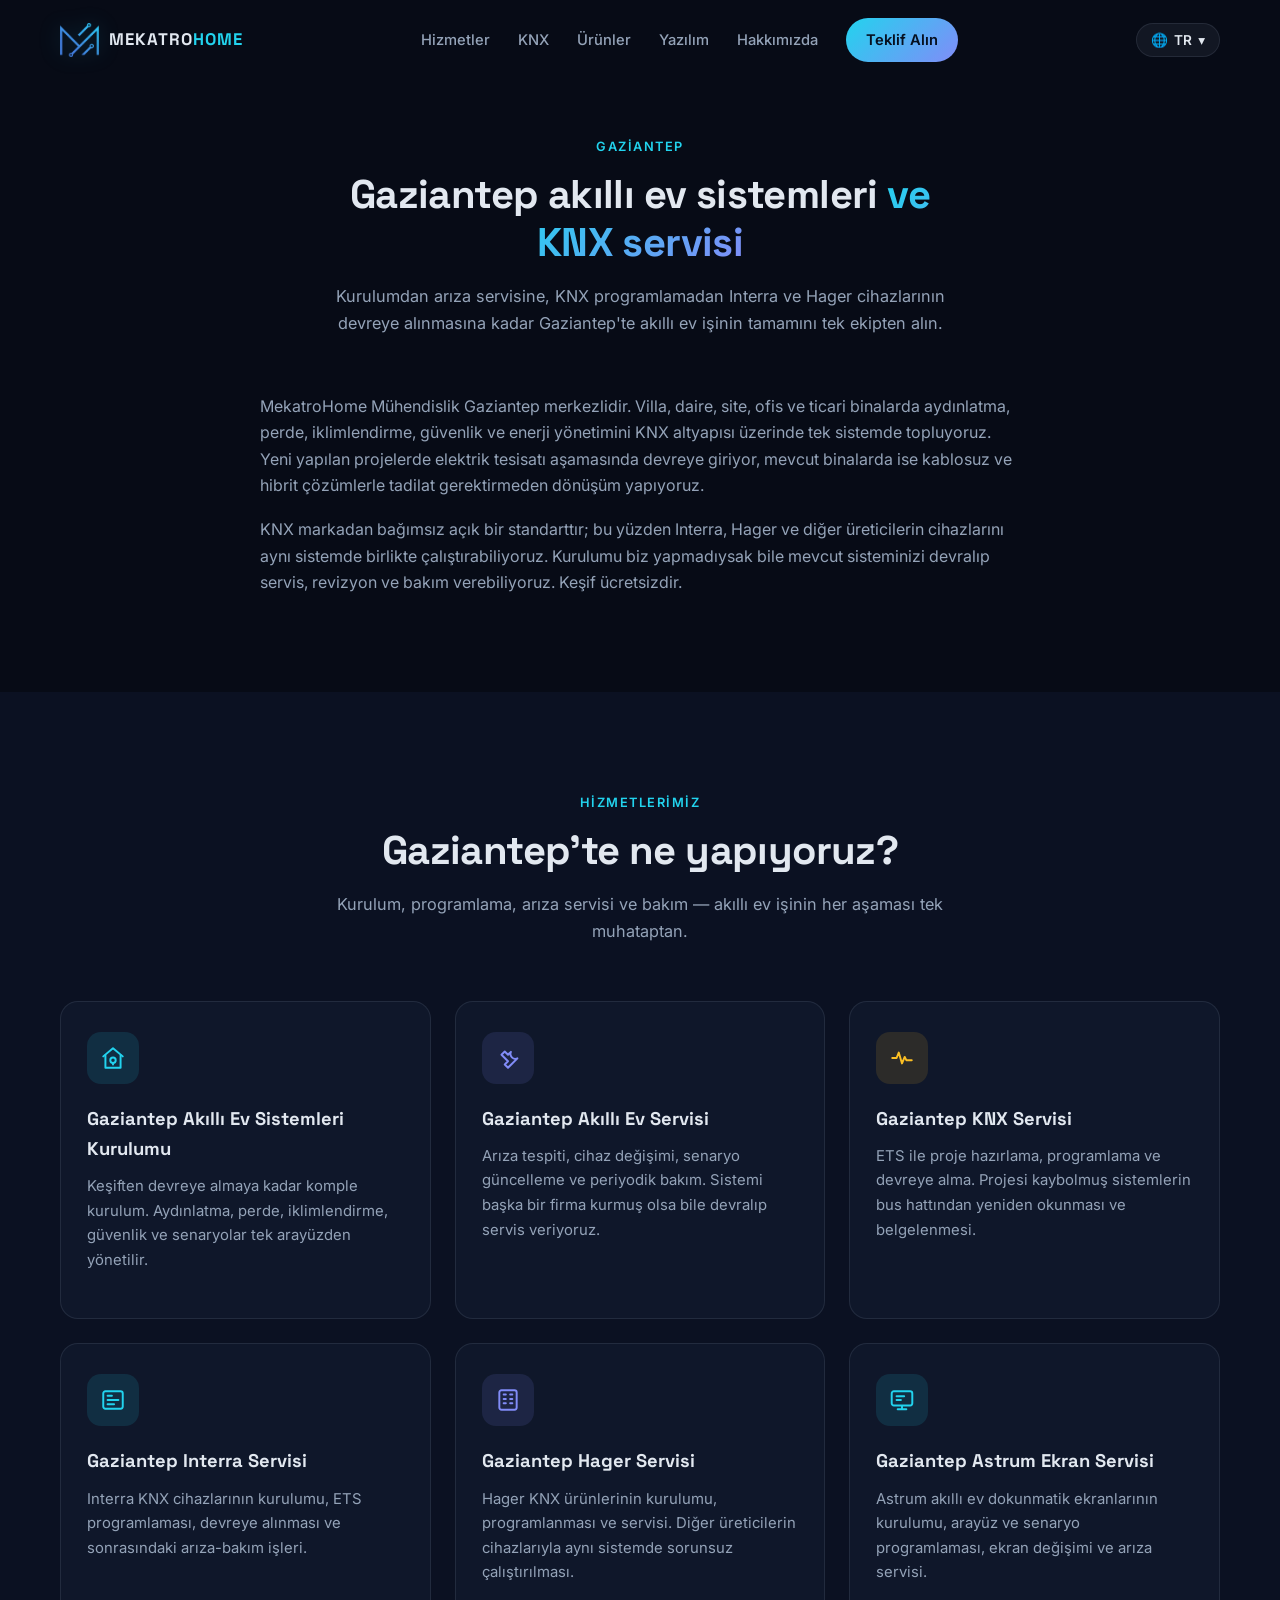
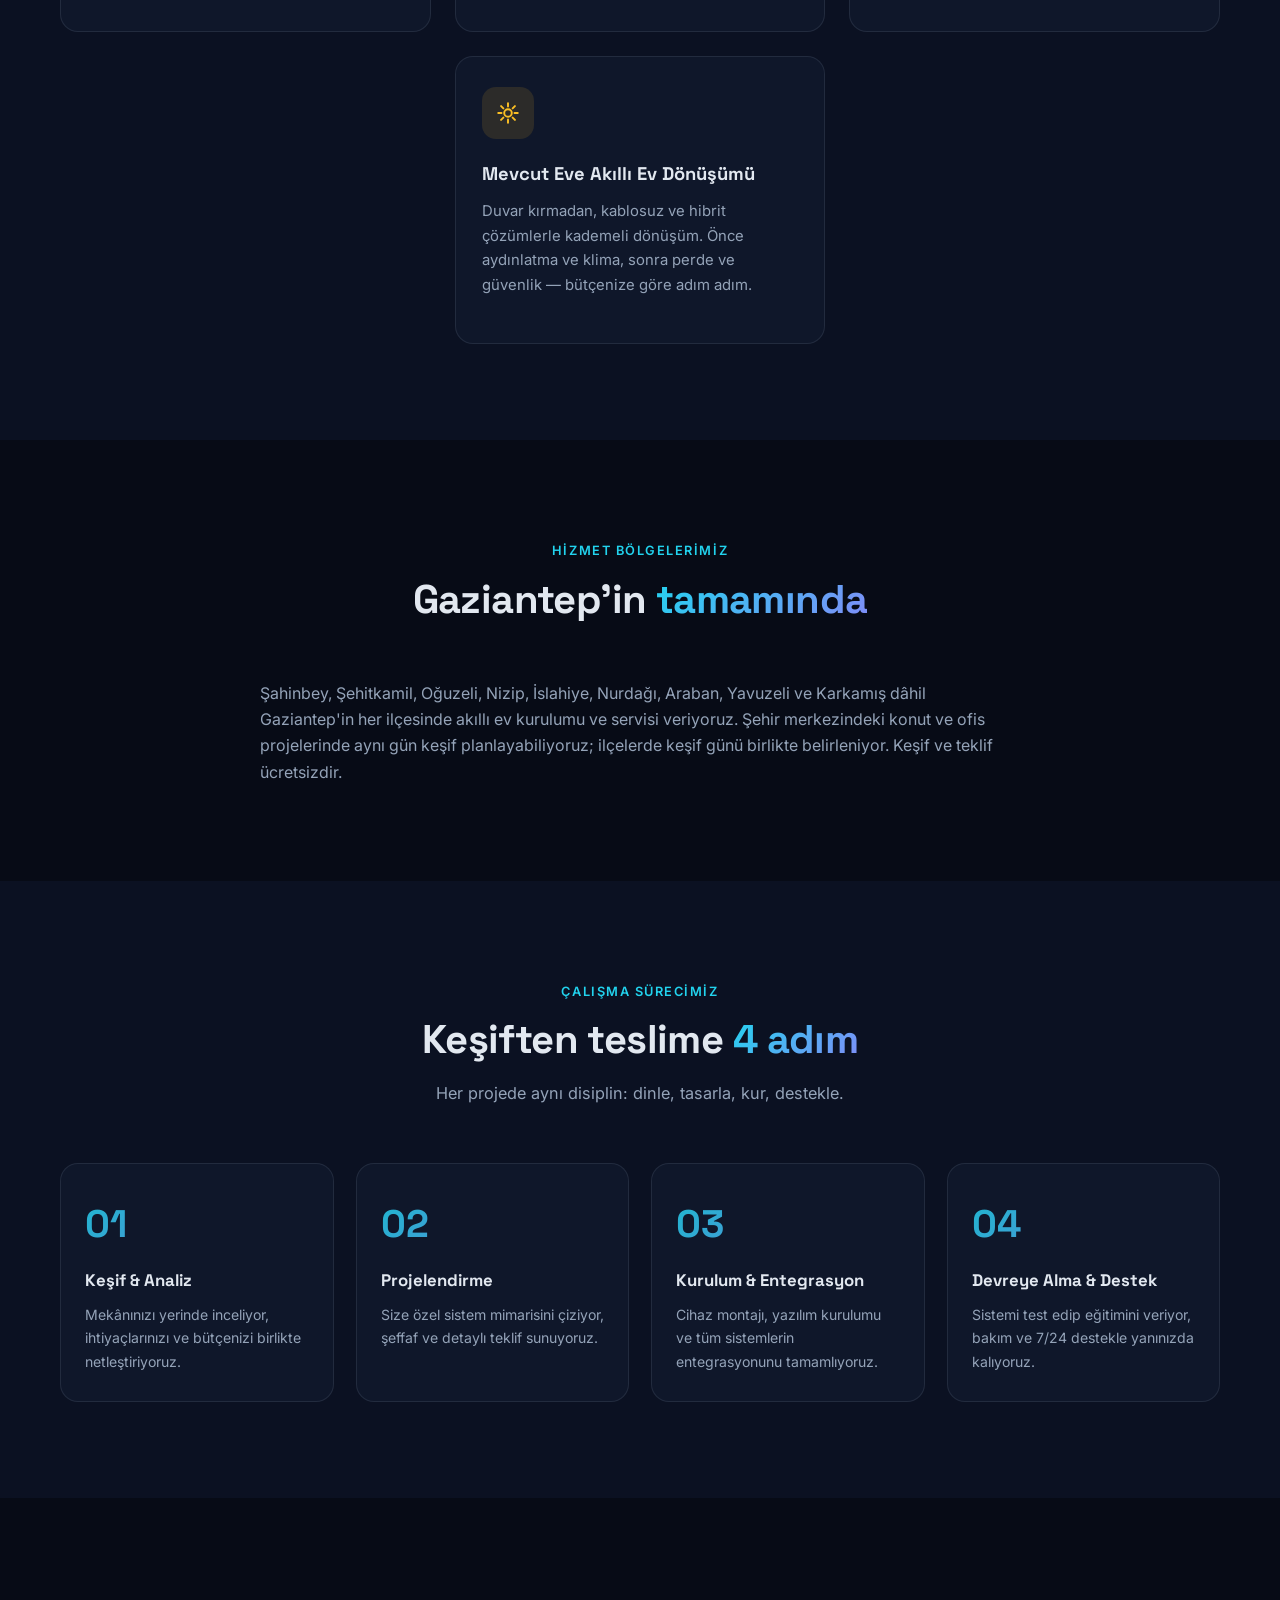
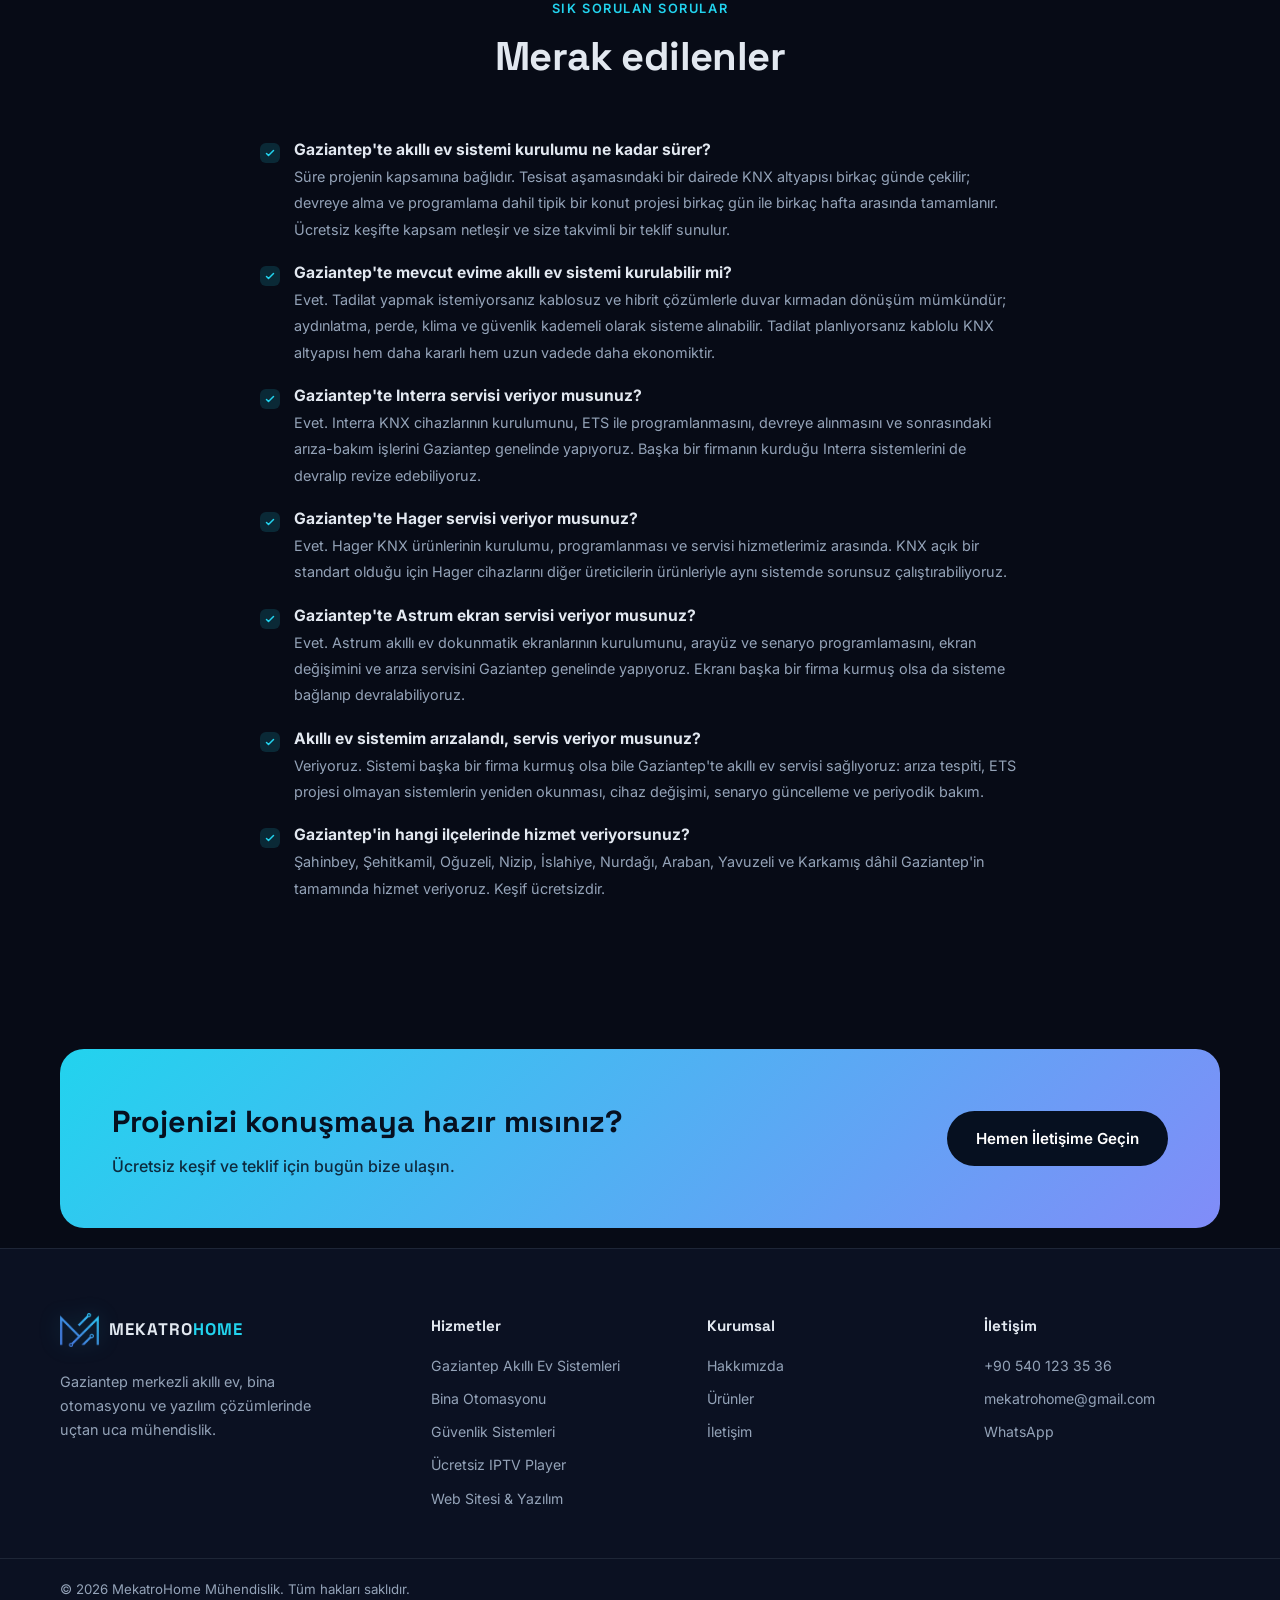
<file: gaziantep-akilli-ev.html>
<!DOCTYPE html>
<html lang="tr" data-title-key="gae.metaTitle" data-desc-key="gae.metaDesc">
<head>
  <meta charset="UTF-8">
  <meta name="viewport" content="width=device-width, initial-scale=1.0">
  <title>Gaziantep Akıllı Ev ve KNX Servisi | Interra, Hager, Astrum — MekatroHome</title>
  <meta name="description" content="Gaziantep akıllı ev sistemleri kurulumu ve servisi: KNX servisi, Interra servisi, Hager servisi, Astrum ekran servisi, bina otomasyonu ve mevcut eve akıllı ev dönüşümü. Şahinbey, Şehitkamil, Oğuzeli, Nizip ve tüm Gaziantep'te ücretsiz keşif.">
  <meta name="keywords" content="Gaziantep akıllı ev, Gaziantep akıllı ev sistemleri, Gaziantep akıllı ev servisi, Gaziantep KNX servisi, Gaziantep Interra servisi, Gaziantep Hager servisi, Gaziantep Astrum servisi, Gaziantep Astrum ekran servisi, Astrum ekran değişimi Gaziantep, Gaziantep akıllı ev firmaları, Gaziantep KNX, Gaziantep bina otomasyonu, akıllı ev Şahinbey, akıllı ev Şehitkamil">
  <meta name="robots" content="index, follow, max-image-preview:large">
  <meta name="theme-color" content="#070b16">
  <link rel="canonical" href="https://www.mekatrohome.com/gaziantep-akilli-ev.html">

  <link rel="alternate" hreflang="tr" href="https://www.mekatrohome.com/gaziantep-akilli-ev.html">
  <link rel="alternate" hreflang="en" href="https://www.mekatrohome.com/gaziantep-akilli-ev.html?lang=en">
  <link rel="alternate" hreflang="de" href="https://www.mekatrohome.com/gaziantep-akilli-ev.html?lang=de">
  <link rel="alternate" hreflang="ar" href="https://www.mekatrohome.com/gaziantep-akilli-ev.html?lang=ar">
  <link rel="alternate" hreflang="x-default" href="https://www.mekatrohome.com/gaziantep-akilli-ev.html">

  <meta property="og:type" content="website">
  <meta property="og:site_name" content="MekatroHome Mühendislik">
  <meta property="og:title" content="Gaziantep Akıllı Ev ve KNX Servisi | Interra, Hager, Astrum">
  <meta property="og:description" content="Gaziantep'te akıllı ev sistemleri kurulumu ve servisi. KNX, Interra, Hager ve Astrum cihazlarıyla uçtan uca mühendislik; tüm ilçelerde ücretsiz keşif.">
  <meta property="og:url" content="https://www.mekatrohome.com/gaziantep-akilli-ev.html">
  <meta property="og:image" content="https://www.mekatrohome.com/assets/og-image.png">
  <meta name="twitter:card" content="summary_large_image">
  <link rel="icon" type="image/png" href="assets/favicon.png">
  <link rel="preconnect" href="https://fonts.googleapis.com">
  <link rel="preconnect" href="https://fonts.gstatic.com" crossorigin>
  <link href="https://fonts.googleapis.com/css2?family=Inter:wght@400;500;600;700;800&family=Space+Grotesk:wght@500;600;700&display=swap" rel="stylesheet">
  <link rel="stylesheet" href="css/style.css">

  <script type="application/ld+json">
  {
    "@context": "https://schema.org",
    "@graph": [
      {
        "@type": "BreadcrumbList",
        "itemListElement": [
          { "@type": "ListItem", "position": 1, "name": "Ana Sayfa", "item": "https://www.mekatrohome.com/" },
          { "@type": "ListItem", "position": 2, "name": "Gaziantep Akıllı Ev Sistemleri", "item": "https://www.mekatrohome.com/gaziantep-akilli-ev.html" }
        ]
      },
      {
        "@type": "Service",
        "name": "Gaziantep Akıllı Ev Sistemleri ve KNX Servisi",
        "serviceType": "Akıllı ev sistemleri kurulumu ve servisi",
        "description": "Gaziantep'te KNX akıllı ev sistemleri kurulumu, akıllı ev servisi ve bakımı, Interra, Hager ve Astrum cihazlarının kurulumu ve devreye alınması, Astrum dokunmatik ekran servisi, bina otomasyonu ve mevcut binalarda akıllı ev dönüşümü.",
        "provider": { "@id": "https://www.mekatrohome.com/#kurulus" },
        "areaServed": [
          { "@type": "City", "name": "Gaziantep" },
          { "@type": "AdministrativeArea", "name": "Şahinbey" },
          { "@type": "AdministrativeArea", "name": "Şehitkamil" },
          { "@type": "AdministrativeArea", "name": "Oğuzeli" },
          { "@type": "AdministrativeArea", "name": "Nizip" },
          { "@type": "AdministrativeArea", "name": "İslahiye" },
          { "@type": "AdministrativeArea", "name": "Nurdağı" },
          { "@type": "AdministrativeArea", "name": "Araban" },
          { "@type": "AdministrativeArea", "name": "Yavuzeli" },
          { "@type": "AdministrativeArea", "name": "Karkamış" }
        ],
        "hasOfferCatalog": {
          "@type": "OfferCatalog",
          "name": "Gaziantep Akıllı Ev Hizmetleri",
          "itemListElement": [
            { "@type": "Offer", "itemOffered": { "@type": "Service", "name": "Gaziantep akıllı ev sistemleri kurulumu" } },
            { "@type": "Offer", "itemOffered": { "@type": "Service", "name": "Gaziantep akıllı ev servisi ve bakımı" } },
            { "@type": "Offer", "itemOffered": { "@type": "Service", "name": "Gaziantep KNX servisi ve ETS programlama" } },
            { "@type": "Offer", "itemOffered": { "@type": "Service", "name": "Gaziantep Interra servisi" } },
            { "@type": "Offer", "itemOffered": { "@type": "Service", "name": "Gaziantep Hager servisi" } },
            { "@type": "Offer", "itemOffered": { "@type": "Service", "name": "Gaziantep Astrum ekran servisi" } },
            { "@type": "Offer", "itemOffered": { "@type": "Service", "name": "Mevcut eve akıllı ev dönüşümü" } }
          ]
        }
      },
      {
        "@type": "FAQPage",
        "mainEntity": [
          {
            "@type": "Question",
            "name": "Gaziantep'te akıllı ev sistemi kurulumu ne kadar sürer?",
            "acceptedAnswer": { "@type": "Answer", "text": "Süre projenin kapsamına bağlıdır. Tesisat aşamasındaki bir dairede KNX altyapısı birkaç günde çekilir; devreye alma ve programlama dahil tipik bir konut projesi birkaç gün ile birkaç hafta arasında tamamlanır. Ücretsiz keşifte kapsam netleşir ve size takvimli bir teklif sunulur." }
          },
          {
            "@type": "Question",
            "name": "Gaziantep'te mevcut evime akıllı ev sistemi kurulabilir mi?",
            "acceptedAnswer": { "@type": "Answer", "text": "Evet. Tadilat yapmak istemiyorsanız kablosuz ve hibrit çözümlerle duvar kırmadan dönüşüm mümkündür; aydınlatma, perde, klima ve güvenlik kademeli olarak sisteme alınabilir. Tadilat planlıyorsanız kablolu KNX altyapısı hem daha kararlı hem uzun vadede daha ekonomiktir." }
          },
          {
            "@type": "Question",
            "name": "Gaziantep'te Interra servisi veriyor musunuz?",
            "acceptedAnswer": { "@type": "Answer", "text": "Evet. Interra KNX cihazlarının kurulumunu, ETS ile programlanmasını, devreye alınmasını ve sonrasındaki arıza-bakım işlerini Gaziantep genelinde yapıyoruz. Başka bir firmanın kurduğu Interra sistemlerini de devralıp revize edebiliyoruz." }
          },
          {
            "@type": "Question",
            "name": "Gaziantep'te Hager servisi veriyor musunuz?",
            "acceptedAnswer": { "@type": "Answer", "text": "Evet. Hager KNX ürünlerinin kurulumu, programlanması ve servisi hizmetlerimiz arasında. KNX açık bir standart olduğu için Hager cihazlarını diğer üreticilerin ürünleriyle aynı sistemde sorunsuz çalıştırabiliyoruz." }
          },
          {
            "@type": "Question",
            "name": "Gaziantep'te Astrum ekran servisi veriyor musunuz?",
            "acceptedAnswer": { "@type": "Answer", "text": "Evet. Astrum akıllı ev dokunmatik ekranlarının kurulumunu, arayüz ve senaryo programlamasını, ekran değişimini ve arıza servisini Gaziantep genelinde yapıyoruz. Ekranı başka bir firma kurmuş olsa da sisteme bağlanıp devralabiliyoruz." }
          },
          {
            "@type": "Question",
            "name": "Akıllı ev sistemim arızalandı, servis veriyor musunuz?",
            "acceptedAnswer": { "@type": "Answer", "text": "Veriyoruz. Sistemi başka bir firma kurmuş olsa bile Gaziantep'te akıllı ev servisi sağlıyoruz: arıza tespiti, ETS projesi olmayan sistemlerin yeniden okunması, cihaz değişimi, senaryo güncelleme ve periyodik bakım." }
          },
          {
            "@type": "Question",
            "name": "Gaziantep'in hangi ilçelerinde hizmet veriyorsunuz?",
            "acceptedAnswer": { "@type": "Answer", "text": "Şahinbey, Şehitkamil, Oğuzeli, Nizip, İslahiye, Nurdağı, Araban, Yavuzeli ve Karkamış dâhil Gaziantep'in tamamında hizmet veriyoruz. Keşif ücretsizdir." }
          }
        ]
      }
    ]
  }
  </script>
</head>
<body>

  <!-- ============ HEADER ============ -->
  <header class="header" id="header">
    <div class="container header__inner">
      <a href="index.html" class="logo" aria-label="MekatroHome ana sayfa">
        <img class="logo__img" src="assets/logo-mark.png" alt="MekatroHome logosu">
        <span class="logo__text">MEKATRO<em>HOME</em></span>
      </a>
      <nav class="nav" id="nav" aria-label="Ana menü">
        <a href="index.html#hizmetler" class="nav__link" data-i18n="nav.hizmetler">Hizmetler</a>
        <a href="index.html#knx" class="nav__link" data-i18n="nav.knx">KNX</a>
        <a href="urunler.html" class="nav__link" data-i18n="nav.urunler">Ürünler</a>
        <a href="index.html#yazilim" class="nav__link" data-i18n="nav.yazilim">Yazılım</a>
        <a href="hakkimizda.html" class="nav__link" data-i18n="nav.hakkimizda">Hakkımızda</a>
        <a href="iletisim.html" class="nav__link nav__link--cta" data-i18n="nav.teklif">Teklif Alın</a>
      </nav>
      <div class="header__right">
        <div class="lang" id="lang">
          <button class="lang__btn" id="langToggle" aria-haspopup="listbox" aria-expanded="false" aria-label="Dil seçin">
            🌐 <span id="langCurrent">TR</span> ▾
          </button>
          <div class="lang__menu" id="langMenu" role="listbox">
            <button class="lang__option active" data-lang="tr" role="option">Türkçe</button>
            <button class="lang__option" data-lang="en" role="option">English</button>
            <button class="lang__option" data-lang="de" role="option">Deutsch</button>
            <button class="lang__option" data-lang="ar" role="option">العربية</button>
          </div>
        </div>
        <button class="nav-toggle" id="navToggle" aria-label="Menüyü aç/kapat" aria-expanded="false">
          <span></span><span></span><span></span>
        </button>
      </div>
    </div>
  </header>

  <main>
    <!-- Giriş -->
    <section class="section section--first">
      <div class="container">
        <div class="section__head reveal">
          <span class="section__tag" data-i18n="gae.tag">Gaziantep</span>
          <h1 class="section__title"><span data-i18n="gae.t1">Gaziantep akıllı ev sistemleri</span> <span class="text-gradient" data-i18n="gae.t2">ve KNX servisi</span></h1>
          <p class="section__desc" data-i18n="gae.lead">
            Kurulumdan arıza servisine, KNX programlamadan Interra ve Hager cihazlarının
            devreye alınmasına kadar Gaziantep'te akıllı ev işinin tamamını tek ekipten alın.
          </p>
        </div>

        <div class="about-text reveal">
          <p data-i18n="gae.p1">
            MekatroHome Mühendislik Gaziantep merkezlidir. Villa, daire, site, ofis ve ticari
            binalarda aydınlatma, perde, iklimlendirme, güvenlik ve enerji yönetimini KNX
            altyapısı üzerinde tek sistemde topluyoruz. Yeni yapılan projelerde elektrik
            tesisatı aşamasında devreye giriyor, mevcut binalarda ise kablosuz ve hibrit
            çözümlerle tadilat gerektirmeden dönüşüm yapıyoruz.
          </p>
          <p data-i18n="gae.p2">
            KNX markadan bağımsız açık bir standarttır; bu yüzden Interra, Hager ve diğer
            üreticilerin cihazlarını aynı sistemde birlikte çalıştırabiliyoruz. Kurulumu biz
            yapmadıysak bile mevcut sisteminizi devralıp servis, revizyon ve bakım
            verebiliyoruz. Keşif ücretsizdir.
          </p>
        </div>
      </div>
    </section>

    <!-- Hizmetler -->
    <section class="section section--alt">
      <div class="container">
        <div class="section__head reveal">
          <span class="section__tag" data-i18n="gae.htag">Hizmetlerimiz</span>
          <h2 class="section__title"><span data-i18n="gae.ht1">Gaziantep'te ne yapıyoruz?</span></h2>
          <p class="section__desc" data-i18n="gae.hdesc">
            Kurulum, programlama, arıza servisi ve bakım — akıllı ev işinin her aşaması
            tek muhataptan.
          </p>
        </div>

        <div class="cards-grid">
          <article class="card reveal">
            <div class="card__icon card__icon--cyan">
              <svg viewBox="0 0 24 24" fill="none" stroke="currentColor" stroke-width="1.8" stroke-linecap="round" stroke-linejoin="round"><path d="M3 10.5 12 3l9 7.5"/><path d="M5 9.5V21h14V9.5"/><circle cx="12" cy="14" r="2.5"/><path d="M12 16.5V18"/></svg>
            </div>
            <h3 class="card__title" data-i18n="gae.k1t">Gaziantep Akıllı Ev Sistemleri Kurulumu</h3>
            <p class="card__desc" data-i18n="gae.k1d">
              Keşiften devreye almaya kadar komple kurulum. Aydınlatma, perde, iklimlendirme,
              güvenlik ve senaryolar tek arayüzden yönetilir.
            </p>
          </article>

          <article class="card reveal">
            <div class="card__icon card__icon--indigo">
              <svg viewBox="0 0 24 24" fill="none" stroke="currentColor" stroke-width="1.8" stroke-linecap="round" stroke-linejoin="round"><path d="M14.7 6.3a4.5 4.5 0 0 0 6 6L15 18l-3 3-3-3 3-3-6-6 3-3 3 3 2.7-2.7Z"/></svg>
            </div>
            <h3 class="card__title" data-i18n="gae.k2t">Gaziantep Akıllı Ev Servisi</h3>
            <p class="card__desc" data-i18n="gae.k2d">
              Arıza tespiti, cihaz değişimi, senaryo güncelleme ve periyodik bakım. Sistemi
              başka bir firma kurmuş olsa bile devralıp servis veriyoruz.
            </p>
          </article>

          <article class="card reveal">
            <div class="card__icon card__icon--amber">
              <svg viewBox="0 0 24 24" fill="none" stroke="currentColor" stroke-width="1.8" stroke-linecap="round" stroke-linejoin="round"><path d="M3 12h4l2-5 3 10 2.5-6 1.5 3h5"/></svg>
            </div>
            <h3 class="card__title" data-i18n="gae.k3t">Gaziantep KNX Servisi</h3>
            <p class="card__desc" data-i18n="gae.k3d">
              ETS ile proje hazırlama, programlama ve devreye alma. Projesi kaybolmuş
              sistemlerin bus hattından yeniden okunması ve belgelenmesi.
            </p>
          </article>

          <article class="card reveal">
            <div class="card__icon card__icon--cyan">
              <svg viewBox="0 0 24 24" fill="none" stroke="currentColor" stroke-width="1.8" stroke-linecap="round" stroke-linejoin="round"><rect x="3" y="4" width="18" height="16" rx="2"/><path d="M7 8h4M7 12h10M7 16h6"/></svg>
            </div>
            <h3 class="card__title" data-i18n="gae.k4t">Gaziantep Interra Servisi</h3>
            <p class="card__desc" data-i18n="gae.k4d">
              Interra KNX cihazlarının kurulumu, ETS programlaması, devreye alınması ve
              sonrasındaki arıza-bakım işleri.
            </p>
          </article>

          <article class="card reveal">
            <div class="card__icon card__icon--indigo">
              <svg viewBox="0 0 24 24" fill="none" stroke="currentColor" stroke-width="1.8" stroke-linecap="round" stroke-linejoin="round"><rect x="4" y="3" width="16" height="18" rx="2"/><path d="M8 7h2M14 7h2M8 11h2M14 11h2M8 15h2M14 15h2"/></svg>
            </div>
            <h3 class="card__title" data-i18n="gae.k5t">Gaziantep Hager Servisi</h3>
            <p class="card__desc" data-i18n="gae.k5d">
              Hager KNX ürünlerinin kurulumu, programlanması ve servisi. Diğer üreticilerin
              cihazlarıyla aynı sistemde sorunsuz çalıştırılması.
            </p>
          </article>

          <article class="card reveal">
            <div class="card__icon card__icon--cyan">
              <svg viewBox="0 0 24 24" fill="none" stroke="currentColor" stroke-width="1.8" stroke-linecap="round" stroke-linejoin="round"><rect x="2.5" y="4" width="19" height="13" rx="2"/><path d="M8 20.5h8M12 17.5v3"/><path d="M7 8.5h7M7 12h4"/></svg>
            </div>
            <h3 class="card__title" data-i18n="gae.k7t">Gaziantep Astrum Ekran Servisi</h3>
            <p class="card__desc" data-i18n="gae.k7d">
              Astrum akıllı ev dokunmatik ekranlarının kurulumu, arayüz ve senaryo
              programlaması, ekran değişimi ve arıza servisi.
            </p>
          </article>

          <article class="card reveal">
            <div class="card__icon card__icon--amber">
              <svg viewBox="0 0 24 24" fill="none" stroke="currentColor" stroke-width="1.8" stroke-linecap="round" stroke-linejoin="round"><path d="M12 3v3M12 18v3M5.6 5.6l2.1 2.1M16.3 16.3l2.1 2.1M3 12h3M18 12h3M5.6 18.4l2.1-2.1M16.3 7.7l2.1-2.1"/><circle cx="12" cy="12" r="3.5"/></svg>
            </div>
            <h3 class="card__title" data-i18n="gae.k6t">Mevcut Eve Akıllı Ev Dönüşümü</h3>
            <p class="card__desc" data-i18n="gae.k6d">
              Duvar kırmadan, kablosuz ve hibrit çözümlerle kademeli dönüşüm. Önce aydınlatma
              ve klima, sonra perde ve güvenlik — bütçenize göre adım adım.
            </p>
          </article>
        </div>
      </div>
    </section>

    <!-- Hizmet bölgeleri -->
    <section class="section">
      <div class="container">
        <div class="section__head reveal">
          <span class="section__tag" data-i18n="gae.btag">Hizmet Bölgelerimiz</span>
          <h2 class="section__title"><span data-i18n="gae.bt1">Gaziantep'in</span> <span class="text-gradient" data-i18n="gae.bt2">tamamında</span></h2>
        </div>
        <div class="about-text reveal">
          <p data-i18n="gae.bdesc">
            Şahinbey, Şehitkamil, Oğuzeli, Nizip, İslahiye, Nurdağı, Araban, Yavuzeli ve
            Karkamış dâhil Gaziantep'in her ilçesinde akıllı ev kurulumu ve servisi
            veriyoruz. Şehir merkezindeki konut ve ofis projelerinde aynı gün keşif
            planlayabiliyoruz; ilçelerde keşif günü birlikte belirleniyor. Keşif ve
            teklif ücretsizdir.
          </p>
        </div>
      </div>
    </section>

    <!-- Süreç -->
    <section class="section section--alt">
      <div class="container">
        <div class="section__head reveal">
          <span class="section__tag" data-i18n="sur.tag">Çalışma Sürecimiz</span>
          <h2 class="section__title"><span data-i18n="sur.t1">Keşiften teslime</span> <span class="text-gradient" data-i18n="sur.t2">4 adım</span></h2>
          <p class="section__desc" data-i18n="sur.desc">Her projede aynı disiplin: dinle, tasarla, kur, destekle.</p>
        </div>
        <div class="steps">
          <div class="step reveal"><span class="step__num">01</span><h3 class="step__title" data-i18n="sur.s1t">Keşif &amp; Analiz</h3><p class="step__desc" data-i18n="sur.s1d">Mekânınızı yerinde inceliyor, ihtiyaçlarınızı ve bütçenizi birlikte netleştiriyoruz.</p></div>
          <div class="step reveal"><span class="step__num">02</span><h3 class="step__title" data-i18n="sur.s2t">Projelendirme</h3><p class="step__desc" data-i18n="sur.s2d">Size özel sistem mimarisini çiziyor, şeffaf ve detaylı teklif sunuyoruz.</p></div>
          <div class="step reveal"><span class="step__num">03</span><h3 class="step__title" data-i18n="sur.s3t">Kurulum &amp; Entegrasyon</h3><p class="step__desc" data-i18n="sur.s3d">Cihaz montajı, yazılım kurulumu ve tüm sistemlerin entegrasyonunu tamamlıyoruz.</p></div>
          <div class="step reveal"><span class="step__num">04</span><h3 class="step__title" data-i18n="sur.s4t">Devreye Alma &amp; Destek</h3><p class="step__desc" data-i18n="sur.s4d">Sistemi test edip eğitimini veriyor, bakım ve 7/24 destekle yanınızda kalıyoruz.</p></div>
        </div>
      </div>
    </section>

    <!-- SSS -->
    <section class="section">
      <div class="container">
        <div class="section__head reveal">
          <span class="section__tag" data-i18n="gae.ftag">Sık Sorulan Sorular</span>
          <h2 class="section__title"><span data-i18n="gae.ft1">Merak edilenler</span></h2>
        </div>
        <div class="about-text reveal">
          <ul class="feature-list">
            <li>
              <strong data-i18n="gae.q1">Gaziantep'te akıllı ev sistemi kurulumu ne kadar sürer?</strong>
              <span data-i18n="gae.a1">Süre projenin kapsamına bağlıdır. Tesisat aşamasındaki bir dairede KNX altyapısı birkaç günde çekilir; devreye alma ve programlama dahil tipik bir konut projesi birkaç gün ile birkaç hafta arasında tamamlanır. Ücretsiz keşifte kapsam netleşir ve size takvimli bir teklif sunulur.</span>
            </li>
            <li>
              <strong data-i18n="gae.q2">Gaziantep'te mevcut evime akıllı ev sistemi kurulabilir mi?</strong>
              <span data-i18n="gae.a2">Evet. Tadilat yapmak istemiyorsanız kablosuz ve hibrit çözümlerle duvar kırmadan dönüşüm mümkündür; aydınlatma, perde, klima ve güvenlik kademeli olarak sisteme alınabilir. Tadilat planlıyorsanız kablolu KNX altyapısı hem daha kararlı hem uzun vadede daha ekonomiktir.</span>
            </li>
            <li>
              <strong data-i18n="gae.q3">Gaziantep'te Interra servisi veriyor musunuz?</strong>
              <span data-i18n="gae.a3">Evet. Interra KNX cihazlarının kurulumunu, ETS ile programlanmasını, devreye alınmasını ve sonrasındaki arıza-bakım işlerini Gaziantep genelinde yapıyoruz. Başka bir firmanın kurduğu Interra sistemlerini de devralıp revize edebiliyoruz.</span>
            </li>
            <li>
              <strong data-i18n="gae.q4">Gaziantep'te Hager servisi veriyor musunuz?</strong>
              <span data-i18n="gae.a4">Evet. Hager KNX ürünlerinin kurulumu, programlanması ve servisi hizmetlerimiz arasında. KNX açık bir standart olduğu için Hager cihazlarını diğer üreticilerin ürünleriyle aynı sistemde sorunsuz çalıştırabiliyoruz.</span>
            </li>
            <li>
              <strong data-i18n="gae.q7">Gaziantep'te Astrum ekran servisi veriyor musunuz?</strong>
              <span data-i18n="gae.a7">Evet. Astrum akıllı ev dokunmatik ekranlarının kurulumunu, arayüz ve senaryo programlamasını, ekran değişimini ve arıza servisini Gaziantep genelinde yapıyoruz. Ekranı başka bir firma kurmuş olsa da sisteme bağlanıp devralabiliyoruz.</span>
            </li>
            <li>
              <strong data-i18n="gae.q5">Akıllı ev sistemim arızalandı, servis veriyor musunuz?</strong>
              <span data-i18n="gae.a5">Veriyoruz. Sistemi başka bir firma kurmuş olsa bile Gaziantep'te akıllı ev servisi sağlıyoruz: arıza tespiti, ETS projesi olmayan sistemlerin yeniden okunması, cihaz değişimi, senaryo güncelleme ve periyodik bakım.</span>
            </li>
            <li>
              <strong data-i18n="gae.q6">Gaziantep'in hangi ilçelerinde hizmet veriyorsunuz?</strong>
              <span data-i18n="gae.a6">Şahinbey, Şehitkamil, Oğuzeli, Nizip, İslahiye, Nurdağı, Araban, Yavuzeli ve Karkamış dâhil Gaziantep'in tamamında hizmet veriyoruz. Keşif ücretsizdir.</span>
            </li>
          </ul>
        </div>
      </div>
    </section>

    <!-- CTA -->
    <section class="cta-band reveal">
      <div class="container cta-band__inner">
        <div>
          <h2 data-i18n="cta.t">Projenizi konuşmaya hazır mısınız?</h2>
          <p data-i18n="cta.d">Ücretsiz keşif ve teklif için bugün bize ulaşın.</p>
        </div>
        <a href="iletisim.html" class="btn btn--light" data-i18n="cta.btn">Hemen İletişime Geçin</a>
      </div>
    </section>
  </main>

  <!-- ============ FOOTER ============ -->
  <footer class="footer">
    <div class="container footer__inner">
      <div class="footer__brand">
        <a href="index.html" class="logo">
          <img class="logo__img" src="assets/logo-mark.png" alt="MekatroHome logosu">
          <span class="logo__text">MEKATRO<em>HOME</em></span>
        </a>
        <p data-i18n="foot.desc">Gaziantep merkezli akıllı ev, bina otomasyonu ve yazılım çözümlerinde uçtan uca mühendislik.</p>
      </div>

      <div class="footer__col">
        <h4 data-i18n="foot.h1">Hizmetler</h4>
        <a href="gaziantep-akilli-ev.html" data-i18n="foot.l1">Gaziantep Akıllı Ev Sistemleri</a>
        <a href="index.html#hizmetler" data-i18n="foot.l2">Bina Otomasyonu</a>
        <a href="index.html#hizmetler" data-i18n="foot.l3">Güvenlik Sistemleri</a>
        <a href="iptv-player.html" data-i18n="foot.l4">Ücretsiz IPTV Player</a>
        <a href="index.html#yazilim" data-i18n="foot.l5">Web Sitesi &amp; Yazılım</a>
      </div>

      <div class="footer__col">
        <h4 data-i18n="foot.h2">Kurumsal</h4>
        <a href="hakkimizda.html" data-i18n="nav.hakkimizda">Hakkımızda</a>
        <a href="urunler.html" data-i18n="nav.urunler">Ürünler</a>
        <a href="iletisim.html" data-i18n="foot.k3">İletişim</a>
      </div>

      <div class="footer__col">
        <h4 data-i18n="foot.h3">İletişim</h4>
        <a href="tel:+905401233536">+90 540 123 35 36</a>
        <a href="mailto:mekatrohome@gmail.com?subject=MekatroHome%20-%20%C4%B0leti%C5%9Fim">mekatrohome@gmail.com</a>
        <a href="https://wa.me/905401233536" target="_blank" rel="noopener">WhatsApp</a>
      </div>
    </div>
    <div class="footer__bottom">
      <div class="container">
        <span>© <span id="year"></span> MekatroHome Mühendislik. <span data-i18n="foot.rights">Tüm hakları saklıdır.</span></span>
      </div>
    </div>
  </footer>

  <script src="js/i18n.js"></script>
  <script src="js/main.js"></script>
</body>
</html>
</file>
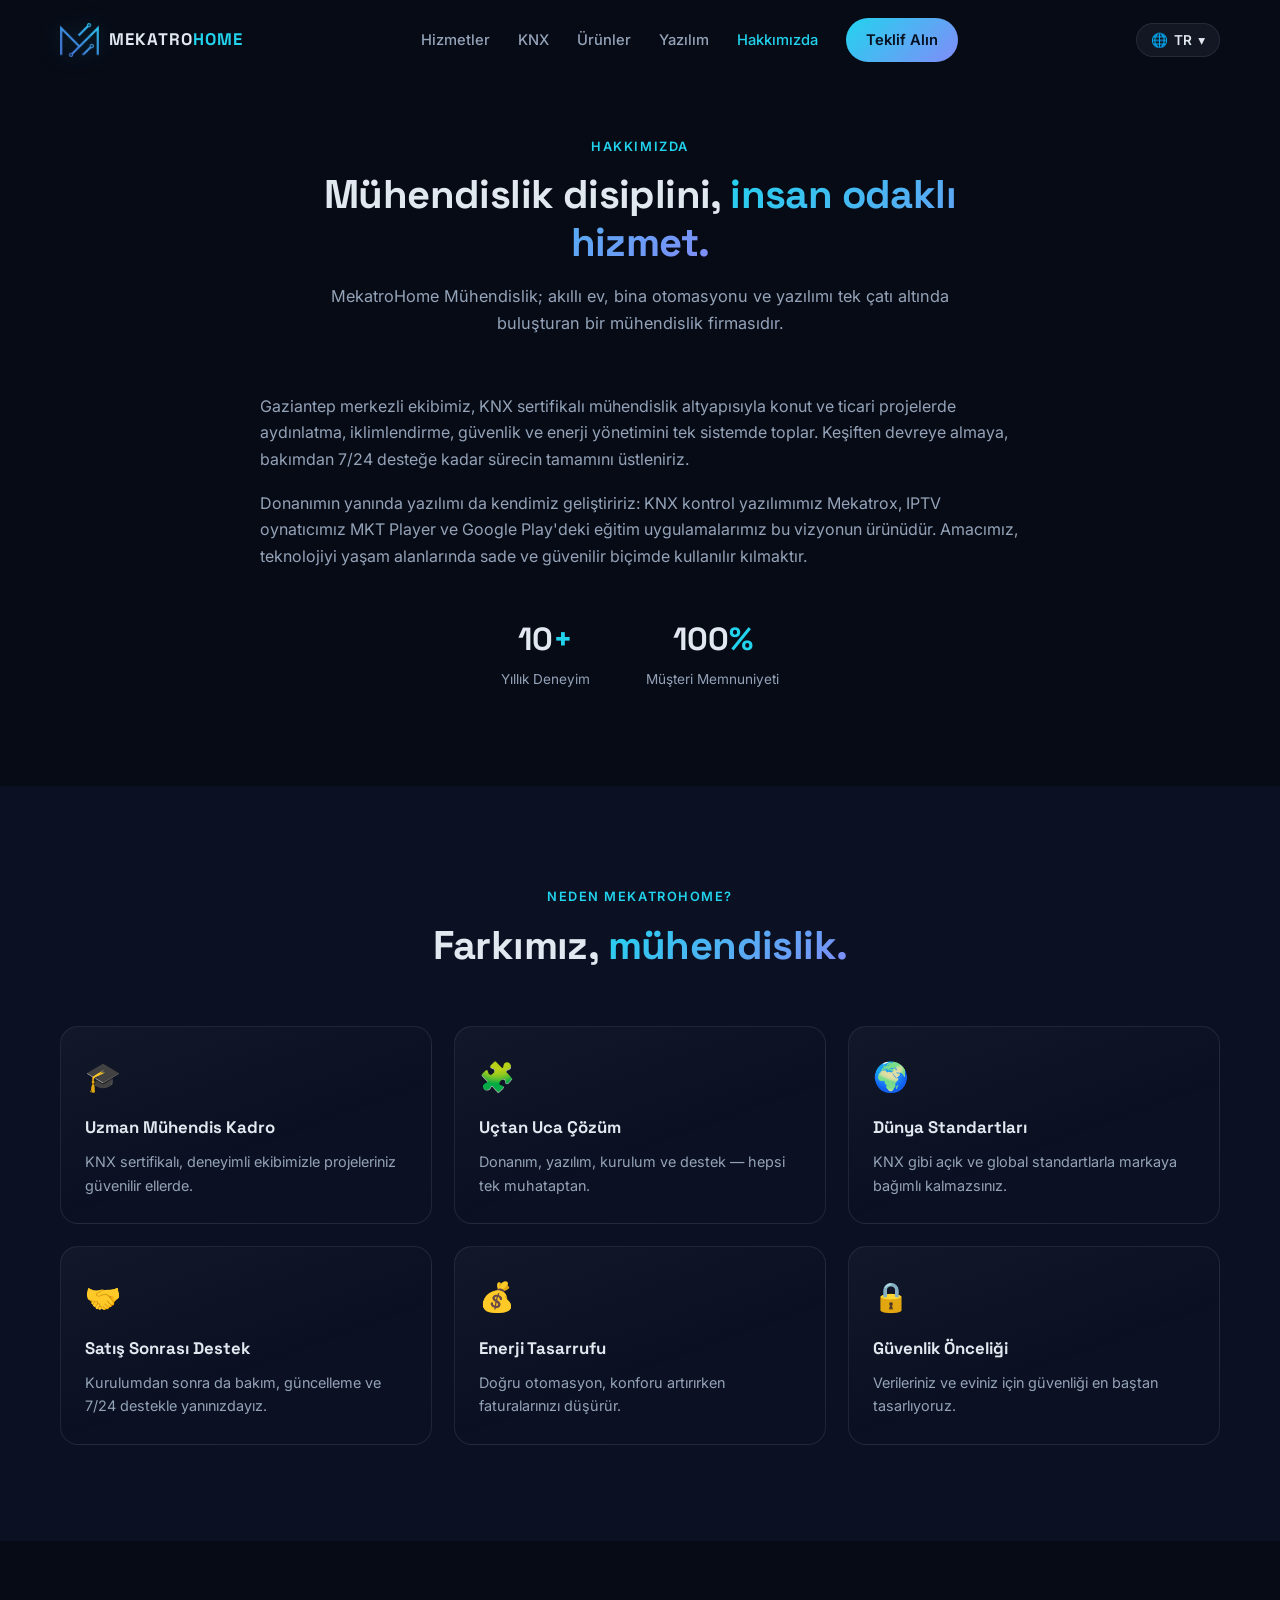
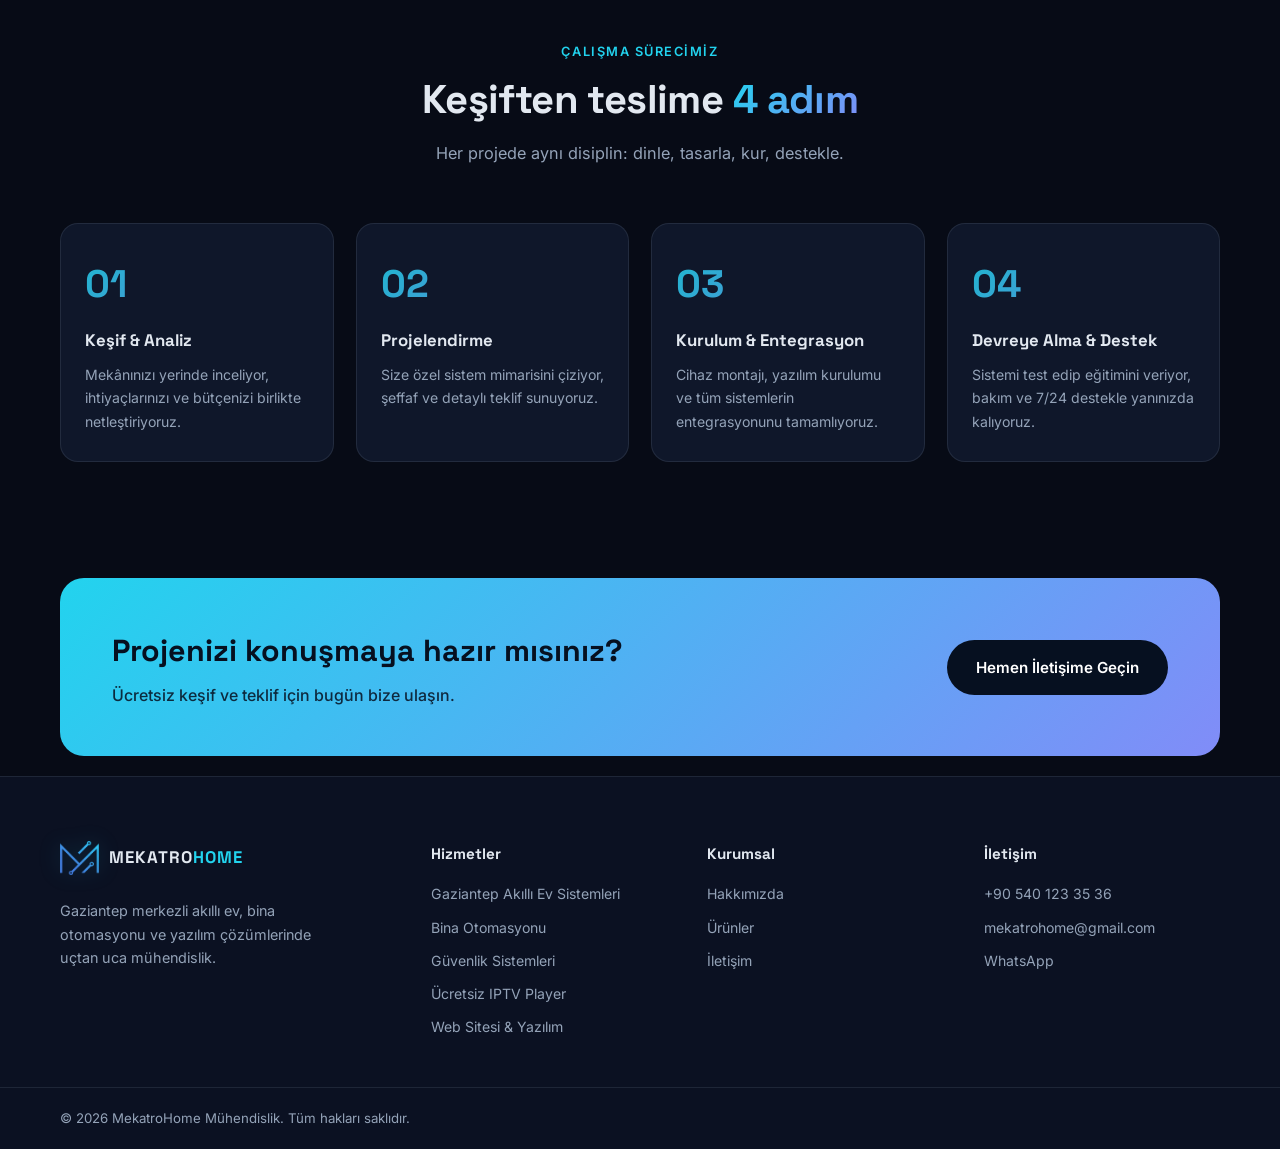
<file: hakkimizda.html>
<!DOCTYPE html>
<html lang="tr" data-title-key="hak.metaTitle" data-desc-key="hak.metaDesc">
<head>
  <meta charset="UTF-8">
  <meta name="viewport" content="width=device-width, initial-scale=1.0">
  <title>Hakkımızda | Gaziantep Akıllı Ev ve KNX Firması — MekatroHome Mühendislik</title>
  <meta name="description" content="MekatroHome Mühendislik, Gaziantep merkezli bir akıllı ev ve KNX firmasıdır. Gaziantep'te KNX akıllı ev sistemleri, bina otomasyonu, güvenlik ve yazılım çözümlerinde uçtan uca mühendislik sunar.">
  <meta name="robots" content="index, follow, max-image-preview:large">
  <meta name="theme-color" content="#070b16">
  <link rel="canonical" href="https://www.mekatrohome.com/hakkimizda.html">
  <meta property="og:type" content="website">
  <meta property="og:site_name" content="MekatroHome Mühendislik">
  <meta property="og:title" content="Hakkımızda | Gaziantep Akıllı Ev ve KNX Firması — MekatroHome">
  <meta property="og:description" content="Gaziantep'te KNX akıllı ev, bina otomasyonu, güvenlik ve yazılım çözümlerinde uçtan uca mühendislik.">
  <meta property="og:url" content="https://www.mekatrohome.com/hakkimizda.html">
  <meta property="og:image" content="https://www.mekatrohome.com/assets/og-image.png">
  <meta name="twitter:card" content="summary_large_image">
  <link rel="icon" type="image/png" href="assets/favicon.png">
  <link rel="preconnect" href="https://fonts.googleapis.com">
  <link rel="preconnect" href="https://fonts.gstatic.com" crossorigin>
  <link href="https://fonts.googleapis.com/css2?family=Inter:wght@400;500;600;700;800&family=Space+Grotesk:wght@500;600;700&display=swap" rel="stylesheet">
  <link rel="stylesheet" href="css/style.css">
  <script type="application/ld+json">
  {
    "@context": "https://schema.org",
    "@type": "BreadcrumbList",
    "itemListElement": [
      { "@type": "ListItem", "position": 1, "name": "Ana Sayfa", "item": "https://www.mekatrohome.com/" },
      { "@type": "ListItem", "position": 2, "name": "Hakkımızda", "item": "https://www.mekatrohome.com/hakkimizda.html" }
    ]
  }
  </script>
</head>
<body>

  <!-- ============ HEADER ============ -->
  <header class="header" id="header">
    <div class="container header__inner">
      <a href="index.html" class="logo" aria-label="MekatroHome ana sayfa">
        <img class="logo__img" src="assets/logo-mark.png" alt="MekatroHome logosu">
        <span class="logo__text">MEKATRO<em>HOME</em></span>
      </a>
      <nav class="nav" id="nav" aria-label="Ana menü">
        <a href="index.html#hizmetler" class="nav__link" data-i18n="nav.hizmetler">Hizmetler</a>
        <a href="index.html#knx" class="nav__link" data-i18n="nav.knx">KNX</a>
        <a href="urunler.html" class="nav__link" data-i18n="nav.urunler">Ürünler</a>
        <a href="index.html#yazilim" class="nav__link" data-i18n="nav.yazilim">Yazılım</a>
        <a href="hakkimizda.html" class="nav__link nav__link--active" data-i18n="nav.hakkimizda">Hakkımızda</a>
        <a href="iletisim.html" class="nav__link nav__link--cta" data-i18n="nav.teklif">Teklif Alın</a>
      </nav>
      <div class="header__right">
        <div class="lang" id="lang">
          <button class="lang__btn" id="langToggle" aria-haspopup="listbox" aria-expanded="false" aria-label="Dil seçin">
            🌐 <span id="langCurrent">TR</span> ▾
          </button>
          <div class="lang__menu" id="langMenu" role="listbox">
            <button class="lang__option active" data-lang="tr" role="option">Türkçe</button>
            <button class="lang__option" data-lang="en" role="option">English</button>
            <button class="lang__option" data-lang="de" role="option">Deutsch</button>
            <button class="lang__option" data-lang="ar" role="option">العربية</button>
          </div>
        </div>
        <button class="nav-toggle" id="navToggle" aria-label="Menüyü aç/kapat" aria-expanded="false">
          <span></span><span></span><span></span>
        </button>
      </div>
    </div>
  </header>

  <main>
    <!-- Giriş -->
    <section class="section section--first">
      <div class="container">
        <div class="section__head reveal">
          <span class="section__tag" data-i18n="hak.tag">Hakkımızda</span>
          <h2 class="section__title"><span data-i18n="hak.t1">Mühendislik disiplini,</span> <span class="text-gradient" data-i18n="hak.t2">insan odaklı hizmet.</span></h2>
          <p class="section__desc" data-i18n="hak.lead">
            MekatroHome Mühendislik; akıllı ev, bina otomasyonu ve yazılımı tek çatı
            altında buluşturan bir mühendislik firmasıdır.
          </p>
        </div>

        <div class="about-text reveal">
          <p data-i18n="hak.p1">
            Gaziantep merkezli ekibimiz, KNX sertifikalı mühendislik altyapısıyla konut ve
            ticari projelerde aydınlatma, iklimlendirme, güvenlik ve enerji yönetimini tek
            sistemde toplar. Keşiften devreye almaya, bakımdan 7/24 desteğe kadar sürecin
            tamamını üstleniriz.
          </p>
          <p data-i18n="hak.p2">
            Donanımın yanında yazılımı da kendimiz geliştiririz: KNX kontrol yazılımımız
            Mekatrox, IPTV oynatıcımız MKT Player ve Google Play'deki eğitim uygulamalarımız
            bu vizyonun ürünüdür. Amacımız, teknolojiyi yaşam alanlarında sade ve güvenilir
            biçimde kullanılır kılmaktır.
          </p>
        </div>

        <div class="about-stats reveal">
          <div class="stat">
            <span class="stat__num" data-count="10">0</span><span class="stat__plus">+</span>
            <span class="stat__label" data-i18n="hero.s2">Yıllık Deneyim</span>
          </div>
          <div class="stat">
            <span class="stat__num" data-count="100">0</span><span class="stat__plus">%</span>
            <span class="stat__label" data-i18n="hero.s3">Müşteri Memnuniyeti</span>
          </div>
        </div>
      </div>
    </section>

    <!-- Neden Biz -->
    <section class="section section--alt" id="neden-biz">
      <div class="container">
        <div class="section__head reveal">
          <span class="section__tag" data-i18n="ned.tag">Neden MekatroHome?</span>
          <h2 class="section__title"><span data-i18n="ned.t1">Farkımız,</span> <span class="text-gradient" data-i18n="ned.t2">mühendislik.</span></h2>
        </div>
        <div class="why-grid">
          <div class="why reveal"><span class="why__icon">🎓</span><h3 data-i18n="ned.w1t">Uzman Mühendis Kadro</h3><p data-i18n="ned.w1d">KNX sertifikalı, deneyimli ekibimizle projeleriniz güvenilir ellerde.</p></div>
          <div class="why reveal"><span class="why__icon">🧩</span><h3 data-i18n="ned.w2t">Uçtan Uca Çözüm</h3><p data-i18n="ned.w2d">Donanım, yazılım, kurulum ve destek — hepsi tek muhataptan.</p></div>
          <div class="why reveal"><span class="why__icon">🌍</span><h3 data-i18n="ned.w3t">Dünya Standartları</h3><p data-i18n="ned.w3d">KNX gibi açık ve global standartlarla markaya bağımlı kalmazsınız.</p></div>
          <div class="why reveal"><span class="why__icon">🤝</span><h3 data-i18n="ned.w4t">Satış Sonrası Destek</h3><p data-i18n="ned.w4d">Kurulumdan sonra da bakım, güncelleme ve 7/24 destekle yanınızdayız.</p></div>
          <div class="why reveal"><span class="why__icon">💰</span><h3 data-i18n="ned.w5t">Enerji Tasarrufu</h3><p data-i18n="ned.w5d">Doğru otomasyon, konforu artırırken faturalarınızı düşürür.</p></div>
          <div class="why reveal"><span class="why__icon">🔒</span><h3 data-i18n="ned.w6t">Güvenlik Önceliği</h3><p data-i18n="ned.w6d">Verileriniz ve eviniz için güvenliği en baştan tasarlıyoruz.</p></div>
        </div>
      </div>
    </section>

    <!-- Süreç -->
    <section class="section" id="surec">
      <div class="container">
        <div class="section__head reveal">
          <span class="section__tag" data-i18n="sur.tag">Çalışma Sürecimiz</span>
          <h2 class="section__title"><span data-i18n="sur.t1">Keşiften teslime</span> <span class="text-gradient" data-i18n="sur.t2">4 adım</span></h2>
          <p class="section__desc" data-i18n="sur.desc">Her projede aynı disiplin: dinle, tasarla, kur, destekle.</p>
        </div>
        <div class="steps">
          <div class="step reveal"><span class="step__num">01</span><h3 class="step__title" data-i18n="sur.s1t">Keşif &amp; Analiz</h3><p class="step__desc" data-i18n="sur.s1d">Mekânınızı yerinde inceliyor, ihtiyaçlarınızı ve bütçenizi birlikte netleştiriyoruz.</p></div>
          <div class="step reveal"><span class="step__num">02</span><h3 class="step__title" data-i18n="sur.s2t">Projelendirme</h3><p class="step__desc" data-i18n="sur.s2d">Size özel sistem mimarisini çiziyor, şeffaf ve detaylı teklif sunuyoruz.</p></div>
          <div class="step reveal"><span class="step__num">03</span><h3 class="step__title" data-i18n="sur.s3t">Kurulum &amp; Entegrasyon</h3><p class="step__desc" data-i18n="sur.s3d">Cihaz montajı, yazılım kurulumu ve tüm sistemlerin entegrasyonunu tamamlıyoruz.</p></div>
          <div class="step reveal"><span class="step__num">04</span><h3 class="step__title" data-i18n="sur.s4t">Devreye Alma &amp; Destek</h3><p class="step__desc" data-i18n="sur.s4d">Sistemi test edip eğitimini veriyor, bakım ve 7/24 destekle yanınızda kalıyoruz.</p></div>
        </div>
      </div>
    </section>

    <!-- CTA -->
    <section class="cta-band reveal">
      <div class="container cta-band__inner">
        <div>
          <h2 data-i18n="cta.t">Projenizi konuşmaya hazır mısınız?</h2>
          <p data-i18n="cta.d">Ücretsiz keşif ve teklif için bugün bize ulaşın.</p>
        </div>
        <a href="iletisim.html" class="btn btn--light" data-i18n="cta.btn">Hemen İletişime Geçin</a>
      </div>
    </section>
  </main>

  <!-- ============ FOOTER ============ -->
  <footer class="footer">
    <div class="container footer__inner">
      <div class="footer__brand">
        <a href="index.html" class="logo">
          <img class="logo__img" src="assets/logo-mark.png" alt="MekatroHome logosu">
          <span class="logo__text">MEKATRO<em>HOME</em></span>
        </a>
        <p data-i18n="foot.desc">Gaziantep merkezli akıllı ev, bina otomasyonu ve yazılım çözümlerinde uçtan uca mühendislik.</p>
      </div>
      <div class="footer__col">
        <h4 data-i18n="foot.h1">Hizmetler</h4>
        <a href="gaziantep-akilli-ev.html" data-i18n="foot.l1">Gaziantep Akıllı Ev Sistemleri</a>
        <a href="index.html#hizmetler" data-i18n="foot.l2">Bina Otomasyonu</a>
        <a href="index.html#hizmetler" data-i18n="foot.l3">Güvenlik Sistemleri</a>
        <a href="iptv-player.html" data-i18n="foot.l4">Ücretsiz IPTV Player</a>
        <a href="index.html#yazilim" data-i18n="foot.l5">Web Sitesi &amp; Yazılım</a>
      </div>
      <div class="footer__col">
        <h4 data-i18n="foot.h2">Kurumsal</h4>
        <a href="hakkimizda.html" data-i18n="nav.hakkimizda">Hakkımızda</a>
        <a href="urunler.html" data-i18n="nav.urunler">Ürünler</a>
        <a href="iletisim.html" data-i18n="foot.k3">İletişim</a>
      </div>
      <div class="footer__col">
        <h4 data-i18n="foot.h3">İletişim</h4>
        <a href="tel:+905401233536">+90 540 123 35 36</a>
        <a href="mailto:mekatrohome@gmail.com?subject=MekatroHome%20-%20%C4%B0leti%C5%9Fim">mekatrohome@gmail.com</a>
        <a href="https://wa.me/905401233536" target="_blank" rel="noopener">WhatsApp</a>
      </div>
    </div>
    <div class="footer__bottom">
      <div class="container">
        <span>© <span id="year"></span> MekatroHome Mühendislik. <span data-i18n="foot.rights">Tüm hakları saklıdır.</span></span>
      </div>
    </div>
  </footer>

  <script src="js/i18n.js"></script>
  <script src="js/main.js"></script>
</body>
</html>
</file>
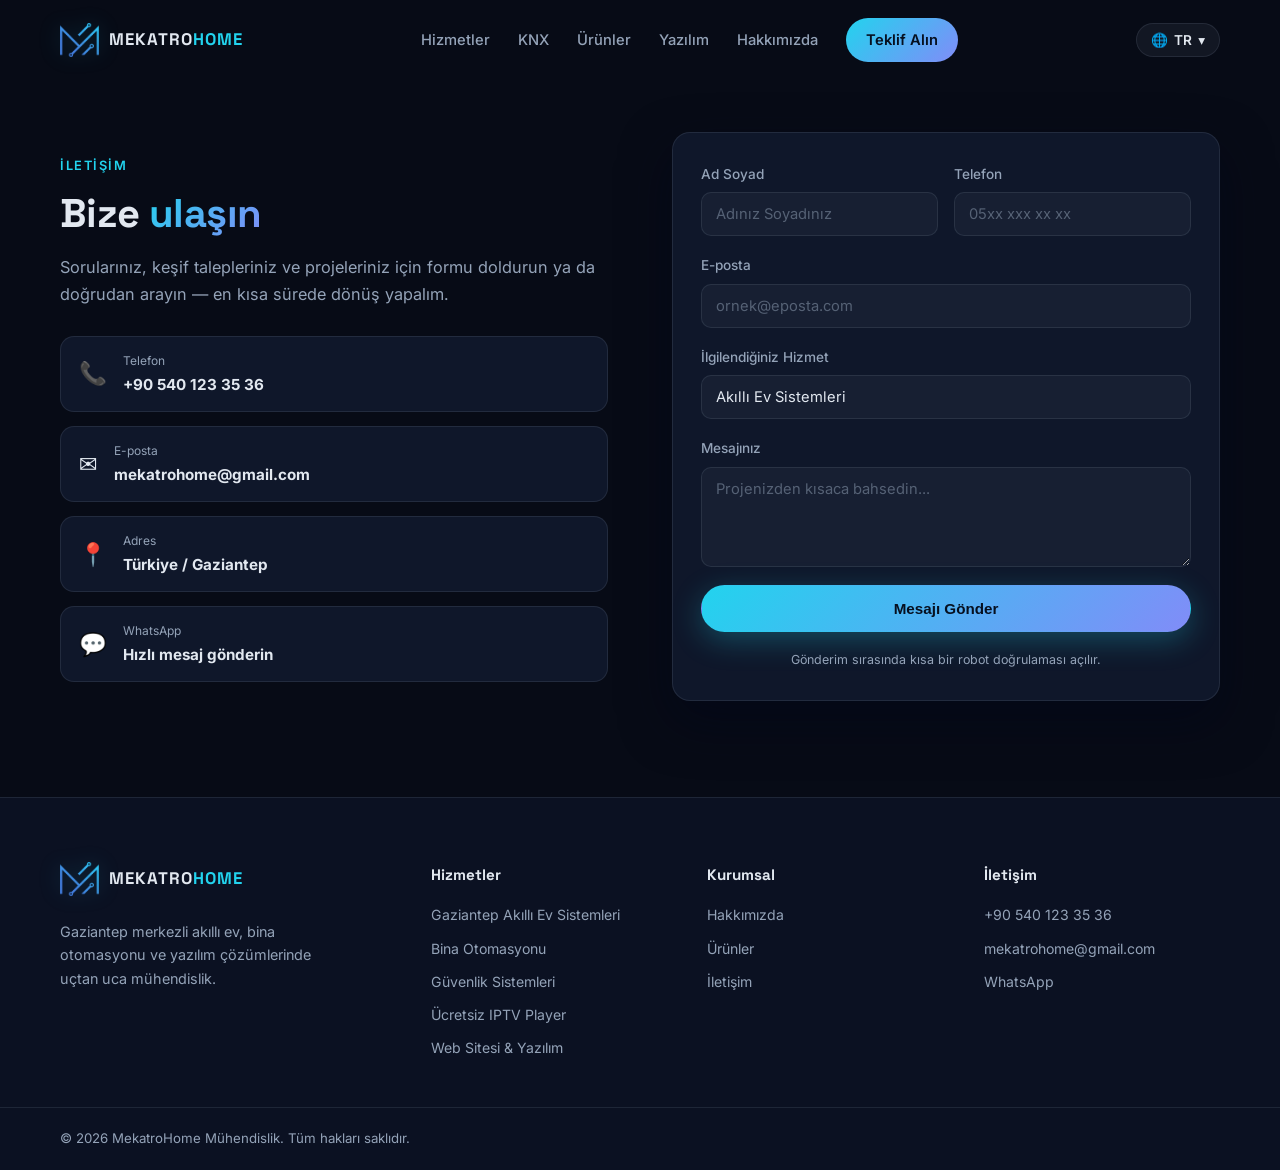
<file: iletisim.html>
<!DOCTYPE html>
<html lang="tr" data-title-key="il.metaTitle" data-desc-key="il.metaDesc">
<head>
  <meta charset="UTF-8">
  <meta name="viewport" content="width=device-width, initial-scale=1.0">
  <title>İletişim | Gaziantep Akıllı Ev ve KNX — MekatroHome Mühendislik</title>
  <meta name="description" content="Gaziantep akıllı ev ve KNX sistemleri için MekatroHome ile iletişime geçin: telefon +90 540 123 35 36, e-posta mekatrohome@gmail.com, Gaziantep. Ücretsiz keşif ve teklif için formu doldurun.">
  <meta name="robots" content="index, follow, max-image-preview:large">
  <meta name="theme-color" content="#070b16">
  <link rel="canonical" href="https://www.mekatrohome.com/iletisim.html">
  <meta property="og:type" content="website">
  <meta property="og:site_name" content="MekatroHome Mühendislik">
  <meta property="og:title" content="İletişim | Gaziantep Akıllı Ev ve KNX — MekatroHome">
  <meta property="og:description" content="Telefon +90 540 123 35 36, e-posta mekatrohome@gmail.com, Gaziantep. Ücretsiz keşif ve teklif için formu doldurun.">
  <meta property="og:url" content="https://www.mekatrohome.com/iletisim.html">
  <meta property="og:image" content="https://www.mekatrohome.com/assets/og-image.png">
  <meta name="twitter:card" content="summary_large_image">
  <link rel="icon" type="image/png" href="assets/favicon.png">
  <link rel="preconnect" href="https://fonts.googleapis.com">
  <link rel="preconnect" href="https://fonts.gstatic.com" crossorigin>
  <link href="https://fonts.googleapis.com/css2?family=Inter:wght@400;500;600;700;800&family=Space+Grotesk:wght@500;600;700&display=swap" rel="stylesheet">
  <link rel="stylesheet" href="css/style.css">
  <script type="application/ld+json">
  {
    "@context": "https://schema.org",
    "@type": "BreadcrumbList",
    "itemListElement": [
      { "@type": "ListItem", "position": 1, "name": "Ana Sayfa", "item": "https://www.mekatrohome.com/" },
      { "@type": "ListItem", "position": 2, "name": "İletişim", "item": "https://www.mekatrohome.com/iletisim.html" }
    ]
  }
  </script>
</head>
<body>

  <!-- ============ HEADER ============ -->
  <header class="header" id="header">
    <div class="container header__inner">
      <a href="index.html" class="logo" aria-label="MekatroHome ana sayfa">
        <img class="logo__img" src="assets/logo-mark.png" alt="MekatroHome logosu">
        <span class="logo__text">MEKATRO<em>HOME</em></span>
      </a>
      <nav class="nav" id="nav" aria-label="Ana menü">
        <a href="index.html#hizmetler" class="nav__link" data-i18n="nav.hizmetler">Hizmetler</a>
        <a href="index.html#knx" class="nav__link" data-i18n="nav.knx">KNX</a>
        <a href="urunler.html" class="nav__link" data-i18n="nav.urunler">Ürünler</a>
        <a href="index.html#yazilim" class="nav__link" data-i18n="nav.yazilim">Yazılım</a>
        <a href="hakkimizda.html" class="nav__link" data-i18n="nav.hakkimizda">Hakkımızda</a>
        <a href="iletisim.html" class="nav__link nav__link--cta" data-i18n="nav.teklif">Teklif Alın</a>
      </nav>
      <div class="header__right">
        <div class="lang" id="lang">
          <button class="lang__btn" id="langToggle" aria-haspopup="listbox" aria-expanded="false" aria-label="Dil seçin">
            🌐 <span id="langCurrent">TR</span> ▾
          </button>
          <div class="lang__menu" id="langMenu" role="listbox">
            <button class="lang__option active" data-lang="tr" role="option">Türkçe</button>
            <button class="lang__option" data-lang="en" role="option">English</button>
            <button class="lang__option" data-lang="de" role="option">Deutsch</button>
            <button class="lang__option" data-lang="ar" role="option">العربية</button>
          </div>
        </div>
        <button class="nav-toggle" id="navToggle" aria-label="Menüyü aç/kapat" aria-expanded="false">
          <span></span><span></span><span></span>
        </button>
      </div>
    </div>
  </header>

  <main>
    <section class="section section--first" id="iletisim">
      <div class="container split">
        <div class="split__content reveal">
          <span class="section__tag" data-i18n="il.tag">İletişim</span>
          <h2 class="section__title"><span data-i18n="il.t1">Bize</span> <span class="text-gradient" data-i18n="il.t2">ulaşın</span></h2>
          <p class="section__desc" data-i18n="il.desc">
            Sorularınız, keşif talepleriniz ve projeleriniz için formu doldurun ya da
            doğrudan arayın — en kısa sürede dönüş yapalım.
          </p>

          <div class="contact-items">
            <a class="contact-item" href="tel:+905401233536">
              <span class="contact-item__icon">📞</span>
              <div><small data-i18n="il.c1l">Telefon</small><strong>+90 540 123 35 36</strong></div>
            </a>
            <a class="contact-item" href="mailto:mekatrohome@gmail.com?subject=MekatroHome%20-%20%C4%B0leti%C5%9Fim">
              <span class="contact-item__icon">✉️</span>
              <div><small data-i18n="il.c2l">E-posta</small><strong>mekatrohome@gmail.com</strong></div>
            </a>
            <div class="contact-item">
              <span class="contact-item__icon">📍</span>
              <div><small data-i18n="il.c3l">Adres</small><strong data-i18n="il.c3v">Türkiye / Gaziantep</strong></div>
            </div>
            <a class="contact-item" href="https://wa.me/905401233536" target="_blank" rel="noopener">
              <span class="contact-item__icon">💬</span>
              <div><small>WhatsApp</small><strong data-i18n="il.c4v">Hızlı mesaj gönderin</strong></div>
            </a>
          </div>
        </div>

        <div class="split__visual reveal">
          <form class="form" id="contactForm" action="https://formsubmit.co/mekatrohome@gmail.com" method="POST" accept-charset="UTF-8">
            <input type="hidden" name="_subject" value="MekatroHome web sitesinden yeni mesaj">
            <input type="hidden" name="_template" value="table">
            <input type="hidden" name="_captcha" value="true">
            <input type="hidden" name="_next" value="https://www.mekatrohome.com/iletisim.html?gonderildi=1">
            <input type="text" name="_honey" style="display:none" tabindex="-1" autocomplete="off">
            <div class="form__row">
              <label class="form__field">
                <span data-i18n="form.ad">Ad Soyad</span>
                <input type="text" name="ad" placeholder="Adınız Soyadınız" data-i18n-ph="form.adph" required>
              </label>
              <label class="form__field">
                <span data-i18n="form.tel">Telefon</span>
                <input type="tel" name="telefon" placeholder="05xx xxx xx xx" required>
              </label>
            </div>
            <label class="form__field">
              <span data-i18n="form.ep">E-posta</span>
              <input type="email" name="eposta" placeholder="ornek@eposta.com" required>
            </label>
            <label class="form__field">
              <span data-i18n="form.hizmet">İlgilendiğiniz Hizmet</span>
              <select name="hizmet">
                <option data-i18n="form.o1">Akıllı Ev Sistemleri</option>
                <option data-i18n="form.o2">Bina Otomasyonu</option>
                <option data-i18n="form.o3">Güvenlik &amp; Kamera Sistemleri</option>
                <option data-i18n="form.o4">Mobil Uygulama Geliştirme</option>
                <option data-i18n="form.o5">Web Sitesi &amp; Yazılım</option>
                <option data-i18n="form.o6">Diğer</option>
              </select>
            </label>
            <label class="form__field">
              <span data-i18n="form.mesaj">Mesajınız</span>
              <textarea name="mesaj" rows="4" placeholder="Projenizden kısaca bahsedin..." data-i18n-ph="form.mesajph" required></textarea>
            </label>
            <button type="submit" class="btn btn--primary btn--full" data-i18n="form.btn">Mesajı Gönder</button>
            <p class="form__hint" data-i18n="form.captcha">Gönderim sırasında kısa bir robot doğrulaması açılır.</p>
            <p class="form__note" id="formNote" hidden data-i18n="form.note">Teşekkürler! Mesajınız bize ulaştı, en kısa sürede dönüş yapacağız.</p>
          </form>
        </div>
      </div>
    </section>
  </main>

  <!-- ============ FOOTER ============ -->
  <footer class="footer">
    <div class="container footer__inner">
      <div class="footer__brand">
        <a href="index.html" class="logo">
          <img class="logo__img" src="assets/logo-mark.png" alt="MekatroHome logosu">
          <span class="logo__text">MEKATRO<em>HOME</em></span>
        </a>
        <p data-i18n="foot.desc">Gaziantep merkezli akıllı ev, bina otomasyonu ve yazılım çözümlerinde uçtan uca mühendislik.</p>
      </div>
      <div class="footer__col">
        <h4 data-i18n="foot.h1">Hizmetler</h4>
        <a href="gaziantep-akilli-ev.html" data-i18n="foot.l1">Gaziantep Akıllı Ev Sistemleri</a>
        <a href="index.html#hizmetler" data-i18n="foot.l2">Bina Otomasyonu</a>
        <a href="index.html#hizmetler" data-i18n="foot.l3">Güvenlik Sistemleri</a>
        <a href="iptv-player.html" data-i18n="foot.l4">Ücretsiz IPTV Player</a>
        <a href="index.html#yazilim" data-i18n="foot.l5">Web Sitesi &amp; Yazılım</a>
      </div>
      <div class="footer__col">
        <h4 data-i18n="foot.h2">Kurumsal</h4>
        <a href="hakkimizda.html" data-i18n="nav.hakkimizda">Hakkımızda</a>
        <a href="urunler.html" data-i18n="nav.urunler">Ürünler</a>
        <a href="iletisim.html" data-i18n="foot.k3">İletişim</a>
      </div>
      <div class="footer__col">
        <h4 data-i18n="foot.h3">İletişim</h4>
        <a href="tel:+905401233536">+90 540 123 35 36</a>
        <a href="mailto:mekatrohome@gmail.com?subject=MekatroHome%20-%20%C4%B0leti%C5%9Fim">mekatrohome@gmail.com</a>
        <a href="https://wa.me/905401233536" target="_blank" rel="noopener">WhatsApp</a>
      </div>
    </div>
    <div class="footer__bottom">
      <div class="container">
        <span>© <span id="year"></span> MekatroHome Mühendislik. <span data-i18n="foot.rights">Tüm hakları saklıdır.</span></span>
      </div>
    </div>
  </footer>

  <script src="js/i18n.js"></script>
  <script src="js/main.js"></script>
</body>
</html>
</file>
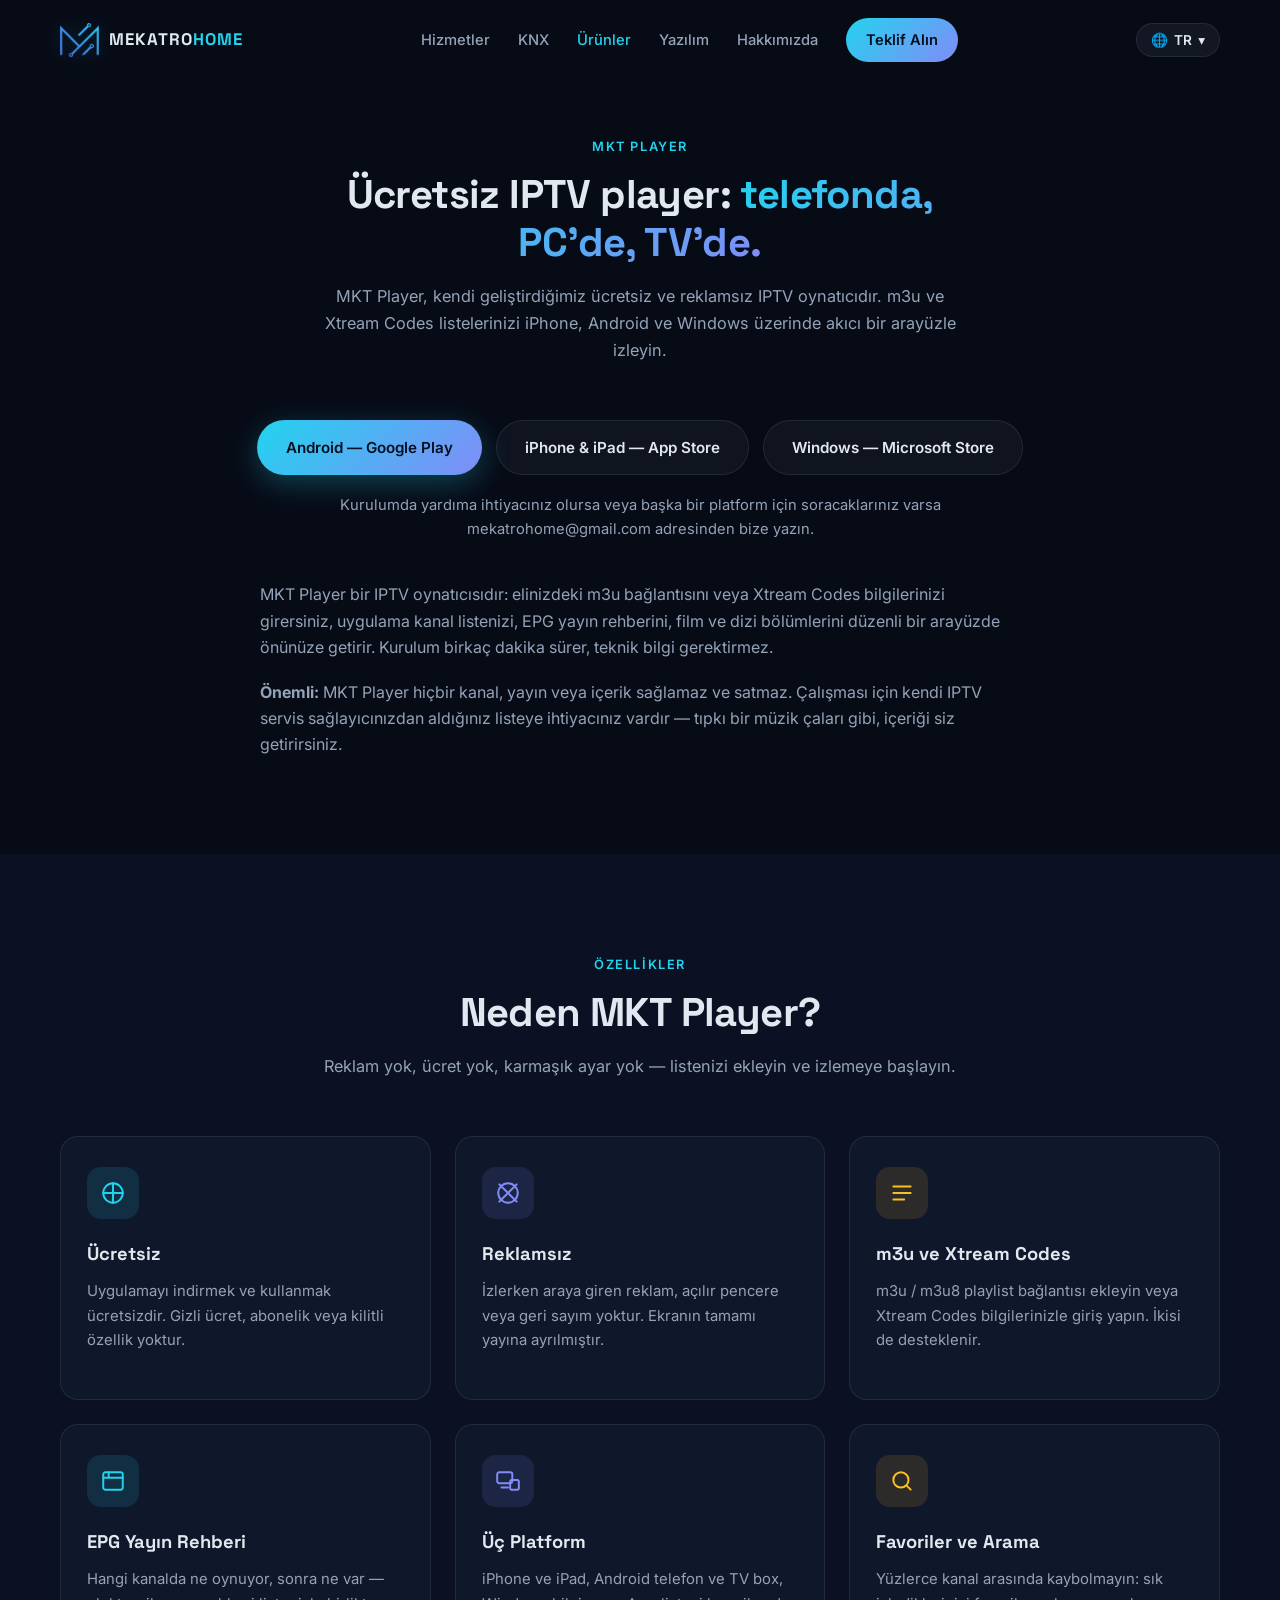
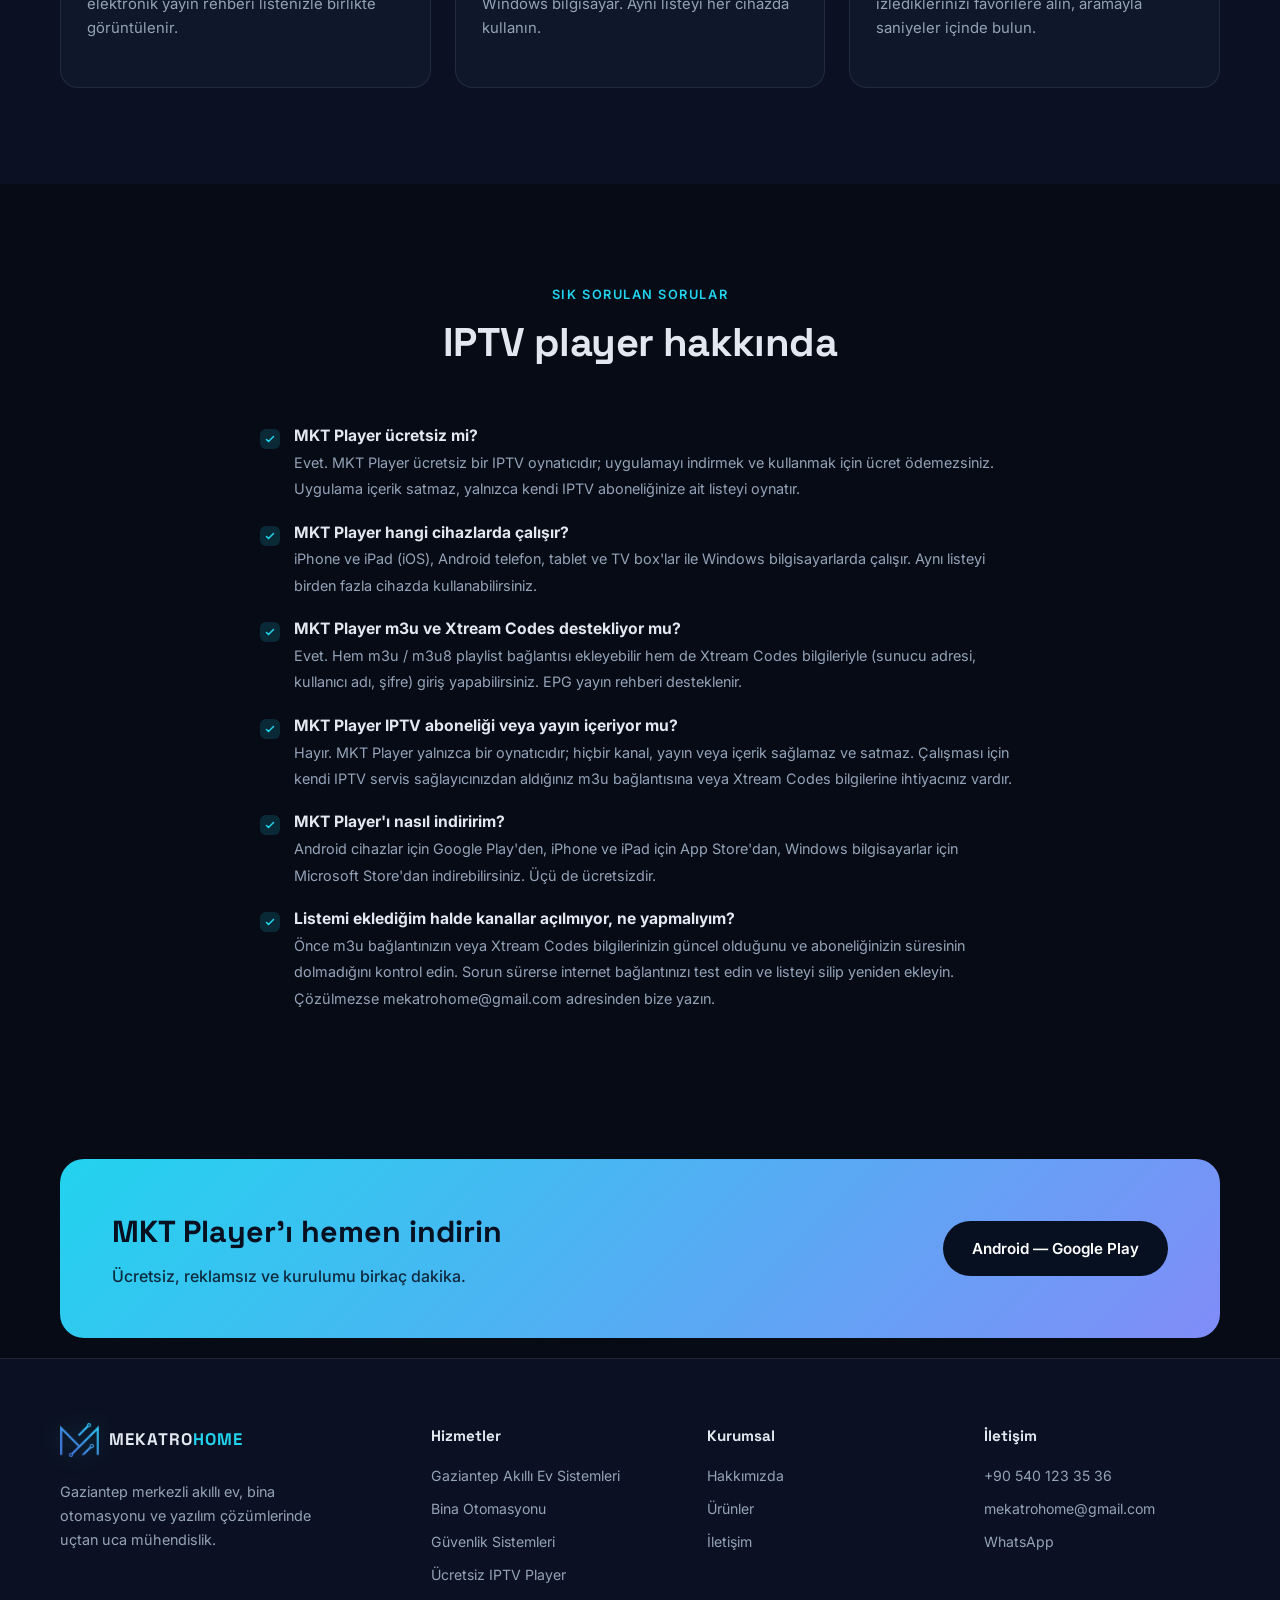
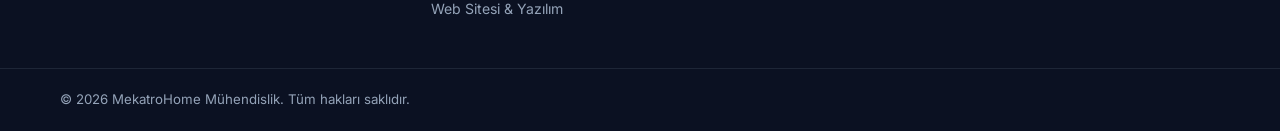
<file: iptv-player.html>
<!DOCTYPE html>
<html lang="tr" data-title-key="ip.metaTitle" data-desc-key="ip.metaDesc">
<head>
  <meta charset="UTF-8">
  <meta name="viewport" content="width=device-width, initial-scale=1.0">
  <title>Ücretsiz IPTV Player | MKT Player — iPhone, Android ve Windows</title>
  <meta name="description" content="MKT Player ücretsiz ve reklamsız IPTV player. m3u ve Xtream Codes destekli; iPhone, iPad, Android telefon ve TV box ile Windows PC'de çalışır. Hemen indirin.">
  <meta name="keywords" content="iptv player, ücretsiz iptv player, reklamsız iptv player, iptv uygulaması, iptv izleme uygulaması, android iptv player, ios iptv player, iphone iptv player, windows iptv player, pc iptv player, android tv box iptv player, ipad iptv player, m3u player, m3u oynatıcı, xtream codes player, türkçe iptv player, en iyi iptv player, iptv player indir, MKT Player">
  <meta name="robots" content="index, follow, max-image-preview:large">
  <meta name="theme-color" content="#070b16">
  <link rel="canonical" href="https://www.mekatrohome.com/iptv-player.html">

  <link rel="alternate" hreflang="tr" href="https://www.mekatrohome.com/iptv-player.html">
  <link rel="alternate" hreflang="en" href="https://www.mekatrohome.com/iptv-player.html?lang=en">
  <link rel="alternate" hreflang="de" href="https://www.mekatrohome.com/iptv-player.html?lang=de">
  <link rel="alternate" hreflang="ar" href="https://www.mekatrohome.com/iptv-player.html?lang=ar">
  <link rel="alternate" hreflang="x-default" href="https://www.mekatrohome.com/iptv-player.html">

  <meta property="og:type" content="website">
  <meta property="og:site_name" content="MekatroHome Mühendislik">
  <meta property="og:title" content="Ücretsiz IPTV Player | MKT Player — iPhone, Android, Windows">
  <meta property="og:description" content="Reklamsız, ücretsiz IPTV player. m3u ve Xtream Codes destekli; telefon, TV box ve bilgisayarda çalışır.">
  <meta property="og:url" content="https://www.mekatrohome.com/iptv-player.html">
  <meta property="og:image" content="https://www.mekatrohome.com/assets/og-image.png">
  <meta name="twitter:card" content="summary_large_image">
  <link rel="icon" type="image/png" href="assets/favicon.png">
  <link rel="preconnect" href="https://fonts.googleapis.com">
  <link rel="preconnect" href="https://fonts.gstatic.com" crossorigin>
  <link href="https://fonts.googleapis.com/css2?family=Inter:wght@400;500;600;700;800&family=Space+Grotesk:wght@500;600;700&display=swap" rel="stylesheet">
  <link rel="stylesheet" href="css/style.css">

  <script type="application/ld+json">
  {
    "@context": "https://schema.org",
    "@graph": [
      {
        "@type": "BreadcrumbList",
        "itemListElement": [
          { "@type": "ListItem", "position": 1, "name": "Ana Sayfa", "item": "https://www.mekatrohome.com/" },
          { "@type": "ListItem", "position": 2, "name": "IPTV Player", "item": "https://www.mekatrohome.com/iptv-player.html" }
        ]
      },
      {
        "@type": "SoftwareApplication",
        "@id": "https://www.mekatrohome.com/iptv-player.html#mktplayer",
        "name": "MKT Player",
        "alternateName": ["MKT IPTV Player", "MKT Player IPTV"],
        "applicationCategory": "MultimediaApplication",
        "applicationSubCategory": "IPTV Player",
        "operatingSystem": "iOS, Android, Windows",
        "description": "MekatroHome tarafından geliştirilen ücretsiz IPTV player. m3u ve Xtream Codes listelerini oynatır; iPhone ve iPad, Android telefon ve TV box ile Windows PC üzerinde çalışır. Uygulama yayın veya içerik sağlamaz; kullanıcının kendi IPTV aboneliğiyle çalışan bir oynatıcıdır.",
        "publisher": { "@id": "https://www.mekatrohome.com/#kurulus" },
        "downloadUrl": "https://play.google.com/store/apps/details?id=com.mktplayer.app",
        "installUrl": "https://play.google.com/store/apps/details?id=com.mktplayer.app",
        "sameAs": [
          "https://play.google.com/store/apps/details?id=com.mktplayer.app",
          "https://apps.apple.com/app/id6804966662",
          "https://apps.microsoft.com/detail/9N3M96JFS29B"
        ],
        "featureList": [
          "m3u / m3u8 playlist desteği",
          "Xtream Codes API desteği",
          "EPG (elektronik yayın rehberi)",
          "Canlı TV, film ve dizi bölümleri",
          "Favoriler ve arama",
          "Çoklu platform: iOS, Android, Windows"
        ],
        "offers": { "@type": "Offer", "price": "0", "priceCurrency": "TRY" }
      },
      {
        "@type": "FAQPage",
        "mainEntity": [
          {
            "@type": "Question",
            "name": "MKT Player ücretsiz mi?",
            "acceptedAnswer": { "@type": "Answer", "text": "Evet. MKT Player ücretsiz bir IPTV oynatıcıdır; uygulamayı indirmek ve kullanmak için ücret ödemezsiniz. Uygulama içerik satmaz, yalnızca kendi IPTV aboneliğinize ait listeyi oynatır." }
          },
          {
            "@type": "Question",
            "name": "MKT Player hangi cihazlarda çalışır?",
            "acceptedAnswer": { "@type": "Answer", "text": "iPhone ve iPad (iOS), Android telefon, tablet ve TV box'lar ile Windows bilgisayarlarda çalışır. Aynı listeyi birden fazla cihazda kullanabilirsiniz." }
          },
          {
            "@type": "Question",
            "name": "MKT Player m3u ve Xtream Codes destekliyor mu?",
            "acceptedAnswer": { "@type": "Answer", "text": "Evet. Hem m3u / m3u8 playlist bağlantısı ekleyebilir hem de Xtream Codes bilgileriyle (sunucu adresi, kullanıcı adı, şifre) giriş yapabilirsiniz. EPG yayın rehberi desteklenir." }
          },
          {
            "@type": "Question",
            "name": "MKT Player IPTV aboneliği veya yayın içeriyor mu?",
            "acceptedAnswer": { "@type": "Answer", "text": "Hayır. MKT Player yalnızca bir oynatıcıdır; hiçbir kanal, yayın veya içerik sağlamaz ve satmaz. Çalışması için kendi IPTV servis sağlayıcınızdan aldığınız m3u bağlantısına veya Xtream Codes bilgilerine ihtiyacınız vardır." }
          },
          {
            "@type": "Question",
            "name": "MKT Player'ı nasıl indiririm?",
            "acceptedAnswer": { "@type": "Answer", "text": "Android cihazlar için Google Play'den, iPhone ve iPad için App Store'dan, Windows bilgisayarlar için Microsoft Store'dan indirebilirsiniz. Üçü de ücretsizdir." }
          },
          {
            "@type": "Question",
            "name": "Listemi eklediğim halde kanallar açılmıyor, ne yapmalıyım?",
            "acceptedAnswer": { "@type": "Answer", "text": "Önce m3u bağlantınızın veya Xtream Codes bilgilerinizin güncel olduğunu ve aboneliğinizin süresinin dolmadığını kontrol edin. Sorun sürerse internet bağlantınızı test edin ve listeyi silip yeniden ekleyin. Çözülmezse mekatrohome@gmail.com adresinden bize yazın." }
          }
        ]
      }
    ]
  }
  </script>
</head>
<body>

  <!-- ============ HEADER ============ -->
  <header class="header" id="header">
    <div class="container header__inner">
      <a href="index.html" class="logo" aria-label="MekatroHome ana sayfa">
        <img class="logo__img" src="assets/logo-mark.png" alt="MekatroHome logosu">
        <span class="logo__text">MEKATRO<em>HOME</em></span>
      </a>
      <nav class="nav" id="nav" aria-label="Ana menü">
        <a href="index.html#hizmetler" class="nav__link" data-i18n="nav.hizmetler">Hizmetler</a>
        <a href="index.html#knx" class="nav__link" data-i18n="nav.knx">KNX</a>
        <a href="urunler.html" class="nav__link nav__link--active" data-i18n="nav.urunler">Ürünler</a>
        <a href="index.html#yazilim" class="nav__link" data-i18n="nav.yazilim">Yazılım</a>
        <a href="hakkimizda.html" class="nav__link" data-i18n="nav.hakkimizda">Hakkımızda</a>
        <a href="iletisim.html" class="nav__link nav__link--cta" data-i18n="nav.teklif">Teklif Alın</a>
      </nav>
      <div class="header__right">
        <div class="lang" id="lang">
          <button class="lang__btn" id="langToggle" aria-haspopup="listbox" aria-expanded="false" aria-label="Dil seçin">
            🌐 <span id="langCurrent">TR</span> ▾
          </button>
          <div class="lang__menu" id="langMenu" role="listbox">
            <button class="lang__option active" data-lang="tr" role="option">Türkçe</button>
            <button class="lang__option" data-lang="en" role="option">English</button>
            <button class="lang__option" data-lang="de" role="option">Deutsch</button>
            <button class="lang__option" data-lang="ar" role="option">العربية</button>
          </div>
        </div>
        <button class="nav-toggle" id="navToggle" aria-label="Menüyü aç/kapat" aria-expanded="false">
          <span></span><span></span><span></span>
        </button>
      </div>
    </div>
  </header>

  <main>
    <!-- Giriş + indirme -->
    <section class="section section--first">
      <div class="container">
        <div class="section__head reveal">
          <span class="section__tag" data-i18n="ip.tag">MKT Player</span>
          <h1 class="section__title"><span data-i18n="ip.t1">Ücretsiz IPTV player:</span> <span class="text-gradient" data-i18n="ip.t2">telefonda, PC'de, TV'de.</span></h1>
          <p class="section__desc" data-i18n="ip.lead">
            MKT Player, kendi geliştirdiğimiz ücretsiz ve reklamsız IPTV oynatıcıdır.
            m3u ve Xtream Codes listelerinizi iPhone, Android ve Windows üzerinde
            akıcı bir arayüzle izleyin.
          </p>
        </div>

        <div class="store-links reveal">
          <a href="https://play.google.com/store/apps/details?id=com.mktplayer.app" target="_blank" rel="noopener" class="btn btn--primary" data-i18n="ip.dlAndroid">Android — Google Play</a>
          <a href="https://apps.apple.com/app/id6804966662" target="_blank" rel="noopener" class="btn btn--ghost" data-i18n="ip.dlIos">iPhone &amp; iPad — App Store</a>
          <a href="https://apps.microsoft.com/detail/9N3M96JFS29B" target="_blank" rel="noopener" class="btn btn--ghost" data-i18n="ip.dlWindows">Windows — Microsoft Store</a>
        </div>
        <p class="store-note reveal" data-i18n="ip.dlOther">
          Kurulumda yardıma ihtiyacınız olursa veya başka bir platform için
          soracaklarınız varsa mekatrohome@gmail.com adresinden bize yazın.
        </p>

        <div class="about-text reveal">
          <p data-i18n="ip.p1">
            MKT Player bir IPTV oynatıcısıdır: elinizdeki m3u bağlantısını veya Xtream
            Codes bilgilerinizi girersiniz, uygulama kanal listenizi, EPG yayın rehberini,
            film ve dizi bölümlerini düzenli bir arayüzde önünüze getirir. Kurulum birkaç
            dakika sürer, teknik bilgi gerektirmez.
          </p>
          <p data-i18n="ip.note">
            <strong>Önemli:</strong> MKT Player hiçbir kanal, yayın veya içerik sağlamaz ve
            satmaz. Çalışması için kendi IPTV servis sağlayıcınızdan aldığınız listeye
            ihtiyacınız vardır — tıpkı bir müzik çaları gibi, içeriği siz getirirsiniz.
          </p>
        </div>
      </div>
    </section>

    <!-- Özellikler -->
    <section class="section section--alt">
      <div class="container">
        <div class="section__head reveal">
          <span class="section__tag" data-i18n="ip.ftag">Özellikler</span>
          <h2 class="section__title"><span data-i18n="ip.ft1">Neden MKT Player?</span></h2>
          <p class="section__desc" data-i18n="ip.fdesc">
            Reklam yok, ücret yok, karmaşık ayar yok — listenizi ekleyin ve izlemeye başlayın.
          </p>
        </div>

        <div class="cards-grid">
          <article class="card reveal">
            <div class="card__icon card__icon--cyan">
              <svg viewBox="0 0 24 24" fill="none" stroke="currentColor" stroke-width="1.8" stroke-linecap="round" stroke-linejoin="round"><path d="M12 3v18M3 12h18"/><circle cx="12" cy="12" r="9"/></svg>
            </div>
            <h3 class="card__title" data-i18n="ip.f1t">Ücretsiz</h3>
            <p class="card__desc" data-i18n="ip.f1d">
              Uygulamayı indirmek ve kullanmak ücretsizdir. Gizli ücret, abonelik veya
              kilitli özellik yoktur.
            </p>
          </article>

          <article class="card reveal">
            <div class="card__icon card__icon--indigo">
              <svg viewBox="0 0 24 24" fill="none" stroke="currentColor" stroke-width="1.8" stroke-linecap="round" stroke-linejoin="round"><path d="M4 4l16 16M20 4L4 20"/><circle cx="12" cy="12" r="9"/></svg>
            </div>
            <h3 class="card__title" data-i18n="ip.f2t">Reklamsız</h3>
            <p class="card__desc" data-i18n="ip.f2d">
              İzlerken araya giren reklam, açılır pencere veya geri sayım yoktur. Ekranın
              tamamı yayına ayrılmıştır.
            </p>
          </article>

          <article class="card reveal">
            <div class="card__icon card__icon--amber">
              <svg viewBox="0 0 24 24" fill="none" stroke="currentColor" stroke-width="1.8" stroke-linecap="round" stroke-linejoin="round"><path d="M4 6h16M4 12h16M4 18h10"/></svg>
            </div>
            <h3 class="card__title" data-i18n="ip.f3t">m3u ve Xtream Codes</h3>
            <p class="card__desc" data-i18n="ip.f3d">
              m3u / m3u8 playlist bağlantısı ekleyin veya Xtream Codes bilgilerinizle
              giriş yapın. İkisi de desteklenir.
            </p>
          </article>

          <article class="card reveal">
            <div class="card__icon card__icon--cyan">
              <svg viewBox="0 0 24 24" fill="none" stroke="currentColor" stroke-width="1.8" stroke-linecap="round" stroke-linejoin="round"><rect x="3" y="4" width="18" height="16" rx="2"/><path d="M3 9h18M8 4v5"/></svg>
            </div>
            <h3 class="card__title" data-i18n="ip.f4t">EPG Yayın Rehberi</h3>
            <p class="card__desc" data-i18n="ip.f4d">
              Hangi kanalda ne oynuyor, sonra ne var — elektronik yayın rehberi listenizle
              birlikte görüntülenir.
            </p>
          </article>

          <article class="card reveal">
            <div class="card__icon card__icon--indigo">
              <svg viewBox="0 0 24 24" fill="none" stroke="currentColor" stroke-width="1.8" stroke-linecap="round" stroke-linejoin="round"><rect x="2" y="4" width="14" height="10" rx="2"/><rect x="14" y="11" width="8" height="9" rx="1.5"/><path d="M6 18h6"/></svg>
            </div>
            <h3 class="card__title" data-i18n="ip.f5t">Üç Platform</h3>
            <p class="card__desc" data-i18n="ip.f5d">
              iPhone ve iPad, Android telefon ve TV box, Windows bilgisayar.
              Aynı listeyi her cihazda kullanın.
            </p>
          </article>

          <article class="card reveal">
            <div class="card__icon card__icon--amber">
              <svg viewBox="0 0 24 24" fill="none" stroke="currentColor" stroke-width="1.8" stroke-linecap="round" stroke-linejoin="round"><circle cx="11" cy="11" r="7"/><path d="m20 20-3.5-3.5"/></svg>
            </div>
            <h3 class="card__title" data-i18n="ip.f6t">Favoriler ve Arama</h3>
            <p class="card__desc" data-i18n="ip.f6d">
              Yüzlerce kanal arasında kaybolmayın: sık izlediklerinizi favorilere alın,
              aramayla saniyeler içinde bulun.
            </p>
          </article>
        </div>
      </div>
    </section>

    <!-- SSS -->
    <section class="section">
      <div class="container">
        <div class="section__head reveal">
          <span class="section__tag" data-i18n="ip.qtag">Sık Sorulan Sorular</span>
          <h2 class="section__title"><span data-i18n="ip.qt1">IPTV player hakkında</span></h2>
        </div>
        <div class="about-text reveal">
          <ul class="feature-list">
            <li>
              <strong data-i18n="ip.q1">MKT Player ücretsiz mi?</strong>
              <span data-i18n="ip.a1">Evet. MKT Player ücretsiz bir IPTV oynatıcıdır; uygulamayı indirmek ve kullanmak için ücret ödemezsiniz. Uygulama içerik satmaz, yalnızca kendi IPTV aboneliğinize ait listeyi oynatır.</span>
            </li>
            <li>
              <strong data-i18n="ip.q2">MKT Player hangi cihazlarda çalışır?</strong>
              <span data-i18n="ip.a2">iPhone ve iPad (iOS), Android telefon, tablet ve TV box'lar ile Windows bilgisayarlarda çalışır. Aynı listeyi birden fazla cihazda kullanabilirsiniz.</span>
            </li>
            <li>
              <strong data-i18n="ip.q3">MKT Player m3u ve Xtream Codes destekliyor mu?</strong>
              <span data-i18n="ip.a3">Evet. Hem m3u / m3u8 playlist bağlantısı ekleyebilir hem de Xtream Codes bilgileriyle (sunucu adresi, kullanıcı adı, şifre) giriş yapabilirsiniz. EPG yayın rehberi desteklenir.</span>
            </li>
            <li>
              <strong data-i18n="ip.q4">MKT Player IPTV aboneliği veya yayın içeriyor mu?</strong>
              <span data-i18n="ip.a4">Hayır. MKT Player yalnızca bir oynatıcıdır; hiçbir kanal, yayın veya içerik sağlamaz ve satmaz. Çalışması için kendi IPTV servis sağlayıcınızdan aldığınız m3u bağlantısına veya Xtream Codes bilgilerine ihtiyacınız vardır.</span>
            </li>
            <li>
              <strong data-i18n="ip.q5">MKT Player'ı nasıl indiririm?</strong>
              <span data-i18n="ip.a5">Android cihazlar için Google Play'den, iPhone ve iPad için App Store'dan, Windows bilgisayarlar için Microsoft Store'dan indirebilirsiniz. Üçü de ücretsizdir.</span>
            </li>
            <li>
              <strong data-i18n="ip.q6">Listemi eklediğim halde kanallar açılmıyor, ne yapmalıyım?</strong>
              <span data-i18n="ip.a6">Önce m3u bağlantınızın veya Xtream Codes bilgilerinizin güncel olduğunu ve aboneliğinizin süresinin dolmadığını kontrol edin. Sorun sürerse internet bağlantınızı test edin ve listeyi silip yeniden ekleyin. Çözülmezse mekatrohome@gmail.com adresinden bize yazın.</span>
            </li>
          </ul>
        </div>
      </div>
    </section>

    <!-- CTA -->
    <section class="cta-band reveal">
      <div class="container cta-band__inner">
        <div>
          <h2 data-i18n="ip.ctat">MKT Player'ı hemen indirin</h2>
          <p data-i18n="ip.ctad">Ücretsiz, reklamsız ve kurulumu birkaç dakika.</p>
        </div>
        <a href="https://play.google.com/store/apps/details?id=com.mktplayer.app" target="_blank" rel="noopener" class="btn btn--light" data-i18n="ip.dlAndroid">Android — Google Play</a>
      </div>
    </section>
  </main>

  <!-- ============ FOOTER ============ -->
  <footer class="footer">
    <div class="container footer__inner">
      <div class="footer__brand">
        <a href="index.html" class="logo">
          <img class="logo__img" src="assets/logo-mark.png" alt="MekatroHome logosu">
          <span class="logo__text">MEKATRO<em>HOME</em></span>
        </a>
        <p data-i18n="foot.desc">Gaziantep merkezli akıllı ev, bina otomasyonu ve yazılım çözümlerinde uçtan uca mühendislik.</p>
      </div>

      <div class="footer__col">
        <h4 data-i18n="foot.h1">Hizmetler</h4>
        <a href="gaziantep-akilli-ev.html" data-i18n="foot.l1">Gaziantep Akıllı Ev Sistemleri</a>
        <a href="index.html#hizmetler" data-i18n="foot.l2">Bina Otomasyonu</a>
        <a href="index.html#hizmetler" data-i18n="foot.l3">Güvenlik Sistemleri</a>
        <a href="iptv-player.html" data-i18n="foot.l4">Ücretsiz IPTV Player</a>
        <a href="index.html#yazilim" data-i18n="foot.l5">Web Sitesi &amp; Yazılım</a>
      </div>

      <div class="footer__col">
        <h4 data-i18n="foot.h2">Kurumsal</h4>
        <a href="hakkimizda.html" data-i18n="nav.hakkimizda">Hakkımızda</a>
        <a href="urunler.html" data-i18n="nav.urunler">Ürünler</a>
        <a href="iletisim.html" data-i18n="foot.k3">İletişim</a>
      </div>

      <div class="footer__col">
        <h4 data-i18n="foot.h3">İletişim</h4>
        <a href="tel:+905401233536">+90 540 123 35 36</a>
        <a href="mailto:mekatrohome@gmail.com?subject=MekatroHome%20-%20%C4%B0leti%C5%9Fim">mekatrohome@gmail.com</a>
        <a href="https://wa.me/905401233536" target="_blank" rel="noopener">WhatsApp</a>
      </div>
    </div>
    <div class="footer__bottom">
      <div class="container">
        <span>© <span id="year"></span> MekatroHome Mühendislik. <span data-i18n="foot.rights">Tüm hakları saklıdır.</span></span>
      </div>
    </div>
  </footer>

  <script src="js/i18n.js"></script>
  <script src="js/main.js"></script>
</body>
</html>
</file>
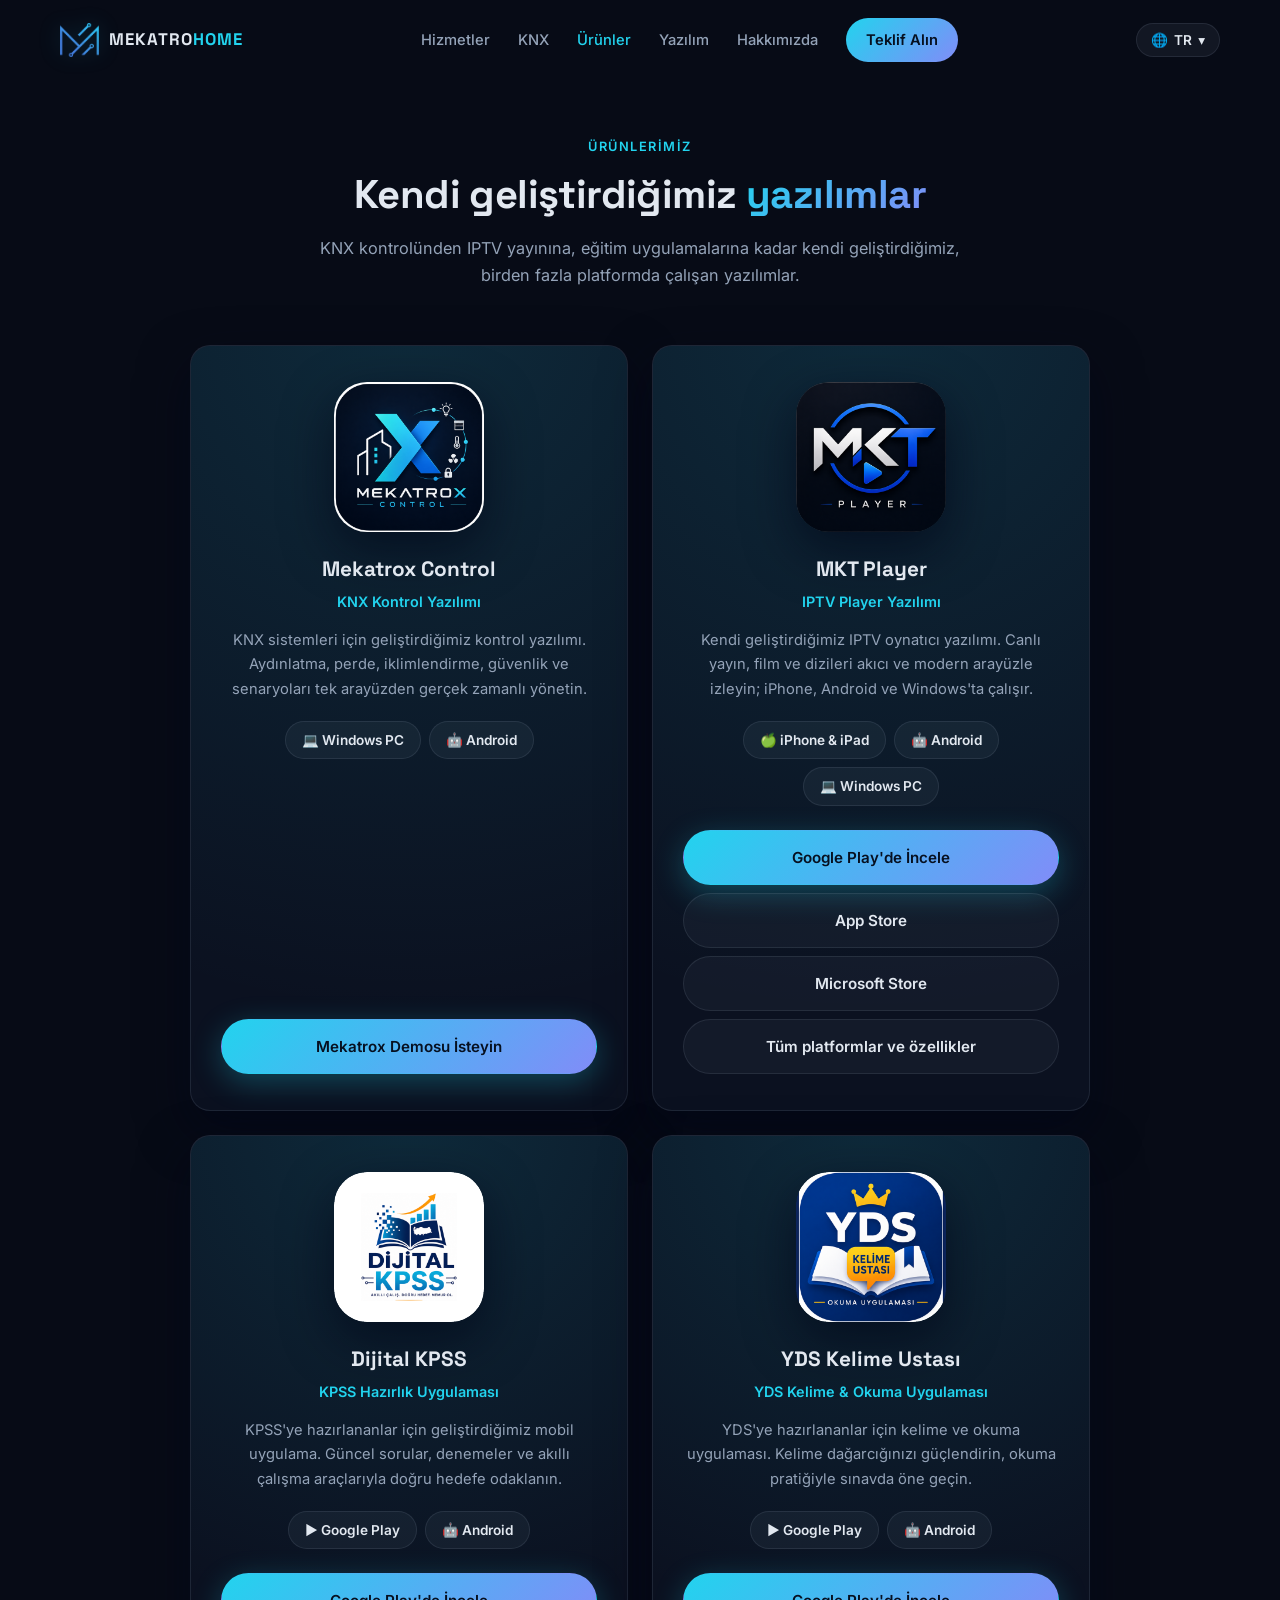
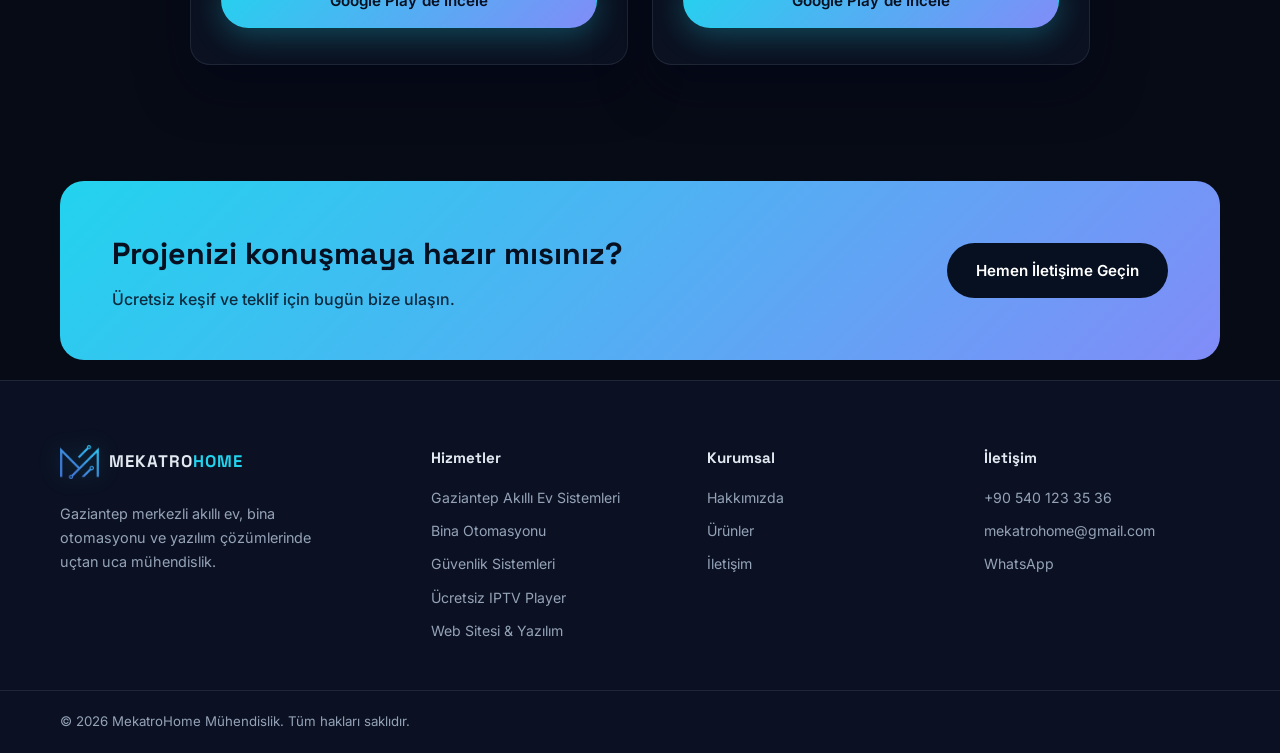
<file: urunler.html>
<!DOCTYPE html>
<html lang="tr" data-title-key="urun.metaTitle" data-desc-key="urun.metaDesc">
<head>
  <meta charset="UTF-8">
  <meta name="viewport" content="width=device-width, initial-scale=1.0">
  <title>Ürünlerimiz | Mekatrox, MKT Player, Dijital KPSS, YDS — MekatroHome</title>
  <meta name="description" content="MekatroHome'un geliştirdiği yazılımlar: Mekatrox KNX kontrol yazılımı, MKT Player IPTV oynatıcı, Dijital KPSS ve YDS Kelime Ustası eğitim uygulamaları.">
  <meta name="robots" content="index, follow, max-image-preview:large">
  <meta name="theme-color" content="#070b16">
  <link rel="canonical" href="https://www.mekatrohome.com/urunler.html">
  <meta property="og:type" content="website">
  <meta property="og:site_name" content="MekatroHome Mühendislik">
  <meta property="og:title" content="Ürünlerimiz | MekatroHome">
  <meta property="og:description" content="Mekatrox KNX kontrol yazılımı, MKT Player IPTV oynatıcı, Dijital KPSS ve YDS Kelime Ustası.">
  <meta property="og:url" content="https://www.mekatrohome.com/urunler.html">
  <meta property="og:image" content="https://www.mekatrohome.com/assets/og-image.png">
  <meta name="twitter:card" content="summary_large_image">
  <link rel="icon" type="image/png" href="assets/favicon.png">
  <link rel="preconnect" href="https://fonts.googleapis.com">
  <link rel="preconnect" href="https://fonts.gstatic.com" crossorigin>
  <link href="https://fonts.googleapis.com/css2?family=Inter:wght@400;500;600;700;800&family=Space+Grotesk:wght@500;600;700&display=swap" rel="stylesheet">
  <link rel="stylesheet" href="css/style.css">
  <script type="application/ld+json">
  {
    "@context": "https://schema.org",
    "@type": "BreadcrumbList",
    "itemListElement": [
      { "@type": "ListItem", "position": 1, "name": "Ana Sayfa", "item": "https://www.mekatrohome.com/" },
      { "@type": "ListItem", "position": 2, "name": "Ürünler", "item": "https://www.mekatrohome.com/urunler.html" }
    ]
  }
  </script>
</head>
<body>

  <!-- ============ HEADER ============ -->
  <header class="header" id="header">
    <div class="container header__inner">
      <a href="index.html" class="logo" aria-label="MekatroHome ana sayfa">
        <img class="logo__img" src="assets/logo-mark.png" alt="MekatroHome logosu">
        <span class="logo__text">MEKATRO<em>HOME</em></span>
      </a>

      <nav class="nav" id="nav" aria-label="Ana menü">
        <a href="index.html#hizmetler" class="nav__link" data-i18n="nav.hizmetler">Hizmetler</a>
        <a href="index.html#knx" class="nav__link" data-i18n="nav.knx">KNX</a>
        <a href="urunler.html" class="nav__link nav__link--active" data-i18n="nav.urunler">Ürünler</a>
        <a href="index.html#yazilim" class="nav__link" data-i18n="nav.yazilim">Yazılım</a>
        <a href="hakkimizda.html" class="nav__link" data-i18n="nav.hakkimizda">Hakkımızda</a>
        <a href="iletisim.html" class="nav__link nav__link--cta" data-i18n="nav.teklif">Teklif Alın</a>
      </nav>

      <div class="header__right">
        <div class="lang" id="lang">
          <button class="lang__btn" id="langToggle" aria-haspopup="listbox" aria-expanded="false" aria-label="Dil seçin">
            🌐 <span id="langCurrent">TR</span> ▾
          </button>
          <div class="lang__menu" id="langMenu" role="listbox">
            <button class="lang__option active" data-lang="tr" role="option">Türkçe</button>
            <button class="lang__option" data-lang="en" role="option">English</button>
            <button class="lang__option" data-lang="de" role="option">Deutsch</button>
            <button class="lang__option" data-lang="ar" role="option">العربية</button>
          </div>
        </div>
        <button class="nav-toggle" id="navToggle" aria-label="Menüyü aç/kapat" aria-expanded="false">
          <span></span><span></span><span></span>
        </button>
      </div>
    </div>
  </header>

  <main>
    <section class="section section--first" id="urunler">
      <div class="container">
        <div class="section__head reveal">
          <span class="section__tag" data-i18n="pro.tag">Ürünlerimiz</span>
          <h2 class="section__title"><span data-i18n="pro.t1">Kendi geliştirdiğimiz</span> <span class="text-gradient" data-i18n="pro.t2">yazılımlar</span></h2>
          <p class="section__desc" data-i18n="urun.lead">
            KNX kontrolünden IPTV yayınına, eğitim uygulamalarına kadar kendi geliştirdiğimiz,
            birden fazla platformda çalışan yazılımlar.
          </p>
        </div>

        <div class="products-grid">
          <article class="product-card reveal">
            <img src="assets/mekatrox.png" alt="Mekatrox Control uygulama ikonu" class="product-card__icon">
            <h3 class="product-card__name">Mekatrox Control</h3>
            <span class="product-card__sub" data-i18n="pro.sub">KNX Kontrol Yazılımı</span>
            <p class="product-card__desc" data-i18n="pro.mx.desc">
              KNX sistemleri için geliştirdiğimiz kontrol yazılımı. Aydınlatma, perde,
              iklimlendirme, güvenlik ve senaryoları tek arayüzden gerçek zamanlı yönetin.
            </p>
            <div class="product-card__badges">
              <span class="pill">💻 Windows PC</span>
              <span class="pill">🤖 Android</span>
            </div>
            <a href="iletisim.html" class="btn btn--primary btn--full" data-i18n="pro.cta">Mekatrox Demosu İsteyin</a>
          </article>

          <article class="product-card reveal">
            <img src="assets/mktplayer.png" alt="MKT Player IPTV uygulama ikonu" class="product-card__icon">
            <h3 class="product-card__name">MKT Player</h3>
            <span class="product-card__sub" data-i18n="pro.iptv.sub">IPTV Player Yazılımı</span>
            <p class="product-card__desc" data-i18n="pro.iptv.desc">
              Kendi geliştirdiğimiz IPTV oynatıcı yazılımı. Canlı yayın, film ve dizileri
              akıcı ve modern arayüzle izleyin; iPhone, Android ve Windows'ta çalışır.
            </p>
            <div class="product-card__badges">
              <span class="pill">🍏 iPhone &amp; iPad</span>
              <span class="pill">🤖 Android</span>
              <span class="pill">💻 Windows PC</span>
            </div>
            <div class="product-card__stores">
              <a href="https://play.google.com/store/apps/details?id=com.mktplayer.app" target="_blank" rel="noopener" class="btn btn--primary btn--full" data-i18n="pro.play">Google Play'de İncele</a>
              <a href="https://apps.apple.com/app/id6804966662" target="_blank" rel="noopener" class="btn btn--ghost btn--full" data-i18n="pro.appstore">App Store</a>
              <a href="https://apps.microsoft.com/detail/9N3M96JFS29B" target="_blank" rel="noopener" class="btn btn--ghost btn--full" data-i18n="pro.msstore">Microsoft Store</a>
              <a href="iptv-player.html" class="btn btn--ghost btn--full" data-i18n="pro.iptv.more">Tüm platformlar ve özellikler</a>
            </div>
          </article>

          <article class="product-card reveal">
            <img src="assets/dijitalkpss.png" alt="Dijital KPSS uygulama ikonu" class="product-card__icon">
            <h3 class="product-card__name">Dijital KPSS</h3>
            <span class="product-card__sub" data-i18n="pro.kpss.sub">KPSS Hazırlık Uygulaması</span>
            <p class="product-card__desc" data-i18n="pro.kpss.desc">
              KPSS'ye hazırlananlar için geliştirdiğimiz mobil uygulama. Güncel sorular,
              denemeler ve akıllı çalışma araçlarıyla doğru hedefe odaklanın.
            </p>
            <div class="product-card__badges">
              <span class="pill">▶️ Google Play</span>
              <span class="pill">🤖 Android</span>
            </div>
            <a href="https://play.google.com/store/apps/details?id=com.dijitalkpss.app" target="_blank" rel="noopener" class="btn btn--primary btn--full" data-i18n="pro.play">Google Play'de İncele</a>
          </article>

          <article class="product-card reveal">
            <img src="assets/yds.png" alt="YDS Kelime Ustası uygulama ikonu" class="product-card__icon">
            <h3 class="product-card__name">YDS Kelime Ustası</h3>
            <span class="product-card__sub" data-i18n="pro.yds.sub">YDS Kelime &amp; Okuma Uygulaması</span>
            <p class="product-card__desc" data-i18n="pro.yds.desc">
              YDS'ye hazırlananlar için kelime ve okuma uygulaması. Kelime dağarcığınızı
              güçlendirin, okuma pratiğiyle sınavda öne geçin.
            </p>
            <div class="product-card__badges">
              <span class="pill">▶️ Google Play</span>
              <span class="pill">🤖 Android</span>
            </div>
            <a href="https://play.google.com/store/apps/details?id=com.ydskelime.app" target="_blank" rel="noopener" class="btn btn--primary btn--full" data-i18n="pro.play">Google Play'de İncele</a>
          </article>
        </div>
      </div>
    </section>

    <!-- CTA -->
    <section class="cta-band reveal">
      <div class="container cta-band__inner">
        <div>
          <h2 data-i18n="cta.t">Projenizi konuşmaya hazır mısınız?</h2>
          <p data-i18n="cta.d">Ücretsiz keşif ve teklif için bugün bize ulaşın.</p>
        </div>
        <a href="iletisim.html" class="btn btn--light" data-i18n="cta.btn">Hemen İletişime Geçin</a>
      </div>
    </section>
  </main>

  <!-- ============ FOOTER ============ -->
  <footer class="footer">
    <div class="container footer__inner">
      <div class="footer__brand">
        <a href="index.html" class="logo">
          <img class="logo__img" src="assets/logo-mark.png" alt="MekatroHome logosu">
          <span class="logo__text">MEKATRO<em>HOME</em></span>
        </a>
        <p data-i18n="foot.desc">Gaziantep merkezli akıllı ev, bina otomasyonu ve yazılım çözümlerinde uçtan uca mühendislik.</p>
      </div>
      <div class="footer__col">
        <h4 data-i18n="foot.h1">Hizmetler</h4>
        <a href="gaziantep-akilli-ev.html" data-i18n="foot.l1">Gaziantep Akıllı Ev Sistemleri</a>
        <a href="index.html#hizmetler" data-i18n="foot.l2">Bina Otomasyonu</a>
        <a href="index.html#hizmetler" data-i18n="foot.l3">Güvenlik Sistemleri</a>
        <a href="iptv-player.html" data-i18n="foot.l4">Ücretsiz IPTV Player</a>
        <a href="index.html#yazilim" data-i18n="foot.l5">Web Sitesi &amp; Yazılım</a>
      </div>
      <div class="footer__col">
        <h4 data-i18n="foot.h2">Kurumsal</h4>
        <a href="hakkimizda.html" data-i18n="nav.hakkimizda">Hakkımızda</a>
        <a href="urunler.html" data-i18n="nav.urunler">Ürünler</a>
        <a href="iletisim.html" data-i18n="foot.k3">İletişim</a>
      </div>
      <div class="footer__col">
        <h4 data-i18n="foot.h3">İletişim</h4>
        <a href="tel:+905401233536">+90 540 123 35 36</a>
        <a href="mailto:mekatrohome@gmail.com?subject=MekatroHome%20-%20%C4%B0leti%C5%9Fim">mekatrohome@gmail.com</a>
        <a href="https://wa.me/905401233536" target="_blank" rel="noopener">WhatsApp</a>
      </div>
    </div>
    <div class="footer__bottom">
      <div class="container">
        <span>© <span id="year"></span> MekatroHome Mühendislik. <span data-i18n="foot.rights">Tüm hakları saklıdır.</span></span>
      </div>
    </div>
  </footer>

  <script src="js/i18n.js"></script>
  <script src="js/main.js"></script>
</body>
</html>
</file>
<file: css/style.css>
/* ============================================================
   MEKATRO HOME — Site stilleri
   Tema: koyu, premium, teknoloji odaklı
   ============================================================ */

:root {
  --bg: #070b16;
  --bg-alt: #0b1122;
  --surface: #0f172a;
  --surface-2: #131c33;
  --border: rgba(148, 163, 184, 0.14);
  --text: #e2e8f0;
  --text-muted: #94a3b8;
  --cyan: #22d3ee;
  --indigo: #818cf8;
  --amber: #fbbf24;
  --grad: linear-gradient(135deg, #22d3ee 0%, #818cf8 100%);
  --radius: 18px;
  --font-body: "Inter", system-ui, -apple-system, "Segoe UI", sans-serif;
  --font-display: "Space Grotesk", "Inter", system-ui, sans-serif;
  --shadow: 0 20px 50px rgba(2, 6, 23, 0.55);
}

* { margin: 0; padding: 0; box-sizing: border-box; }

html { scroll-behavior: smooth; }

body {
  font-family: var(--font-body);
  background: var(--bg);
  color: var(--text);
  line-height: 1.65;
  -webkit-font-smoothing: antialiased;
  overflow-x: hidden;
}

img, svg { max-width: 100%; display: block; }

a { color: inherit; text-decoration: none; }

.container {
  width: min(1160px, 92%);
  margin-inline: auto;
}

.text-gradient {
  background: var(--grad);
  -webkit-background-clip: text;
  background-clip: text;
  color: transparent;
}

/* ---------- Butonlar ---------- */
.btn {
  display: inline-flex;
  align-items: center;
  justify-content: center;
  gap: 8px;
  padding: 14px 28px;
  border-radius: 999px;
  font-weight: 600;
  font-size: 0.95rem;
  border: 1px solid transparent;
  cursor: pointer;
  transition: transform 0.2s ease, box-shadow 0.2s ease, background 0.2s ease;
}

.btn--primary {
  background: var(--grad);
  color: #061020;
  box-shadow: 0 8px 30px rgba(34, 211, 238, 0.28);
}
.btn--primary:hover { transform: translateY(-2px); box-shadow: 0 12px 40px rgba(34, 211, 238, 0.4); }

.btn--ghost {
  border-color: var(--border);
  color: var(--text);
  background: rgba(148, 163, 184, 0.06);
}
.btn--ghost:hover { background: rgba(148, 163, 184, 0.12); transform: translateY(-2px); }

.btn--light { background: #061020; color: #fff; }
.btn--light:hover { transform: translateY(-2px); }

.btn--full { width: 100%; }

/* ---------- Header ---------- */
.header {
  position: fixed;
  inset-inline: 0;
  top: 0;
  z-index: 100;
  padding: 18px 0;
  transition: background 0.3s ease, padding 0.3s ease, box-shadow 0.3s ease;
}
.header.scrolled {
  background: rgba(7, 11, 22, 0.85);
  backdrop-filter: blur(14px);
  -webkit-backdrop-filter: blur(14px);
  padding: 12px 0;
  box-shadow: 0 10px 30px rgba(2, 6, 23, 0.5);
  border-bottom: 1px solid var(--border);
}

.header__inner {
  display: flex;
  align-items: center;
  justify-content: space-between;
  gap: 24px;
}

.logo { display: inline-flex; align-items: center; gap: 10px; }
.logo__icon { width: 36px; height: 36px; }
.logo__text {
  font-family: var(--font-display);
  font-weight: 700;
  letter-spacing: 0.06em;
  font-size: 1.05rem;
}
.logo__text em { font-style: normal; color: var(--cyan); }

.nav { display: flex; align-items: center; gap: 28px; }
.nav__link {
  font-size: 0.92rem;
  font-weight: 500;
  color: var(--text-muted);
  transition: color 0.2s ease;
}
.nav__link:hover { color: var(--text); }
.nav__link--cta {
  color: #061020;
  background: var(--grad);
  padding: 10px 20px;
  border-radius: 999px;
  font-weight: 600;
}
.nav__link--cta:hover { color: #061020; box-shadow: 0 8px 24px rgba(34, 211, 238, 0.35); }

.nav-toggle {
  display: none;
  flex-direction: column;
  gap: 5px;
  background: none;
  border: 0;
  cursor: pointer;
  padding: 6px;
}
.nav-toggle span {
  width: 24px; height: 2px;
  background: var(--text);
  border-radius: 2px;
  transition: transform 0.25s ease, opacity 0.25s ease;
}
.nav-toggle.open span:nth-child(1) { transform: translateY(7px) rotate(45deg); }
.nav-toggle.open span:nth-child(2) { opacity: 0; }
.nav-toggle.open span:nth-child(3) { transform: translateY(-7px) rotate(-45deg); }

/* ---------- Hero ---------- */
.hero {
  position: relative;
  padding: 160px 0 90px;
  overflow: hidden;
}

.hero__grid-bg {
  position: absolute;
  inset: 0;
  background-image:
    linear-gradient(rgba(148, 163, 184, 0.05) 1px, transparent 1px),
    linear-gradient(90deg, rgba(148, 163, 184, 0.05) 1px, transparent 1px);
  background-size: 48px 48px;
  mask-image: radial-gradient(ellipse 90% 70% at 50% 30%, #000 40%, transparent 100%);
  -webkit-mask-image: radial-gradient(ellipse 90% 70% at 50% 30%, #000 40%, transparent 100%);
}

.hero__glow {
  position: absolute;
  border-radius: 50%;
  filter: blur(110px);
  opacity: 0.35;
  pointer-events: none;
}
.hero__glow--1 { width: 480px; height: 480px; background: #164e63; top: -140px; left: -120px; }
.hero__glow--2 { width: 420px; height: 420px; background: #312e81; bottom: -160px; right: -100px; }

.hero__inner {
  position: relative;
  display: grid;
  grid-template-columns: 1.05fr 0.95fr;
  gap: 48px;
  align-items: center;
}

.badge {
  display: inline-flex;
  align-items: center;
  gap: 8px;
  font-size: 0.82rem;
  font-weight: 500;
  color: var(--cyan);
  border: 1px solid rgba(34, 211, 238, 0.3);
  background: rgba(34, 211, 238, 0.07);
  padding: 7px 14px;
  border-radius: 999px;
  margin-bottom: 22px;
}
.badge__dot {
  width: 7px; height: 7px;
  border-radius: 50%;
  background: var(--cyan);
  animation: blink 1.8s ease-in-out infinite;
}

.hero__title {
  font-family: var(--font-display);
  font-size: clamp(2.3rem, 5vw, 3.6rem);
  line-height: 1.12;
  font-weight: 700;
  letter-spacing: -0.02em;
  margin-bottom: 20px;
}

.hero__desc {
  color: var(--text-muted);
  font-size: 1.08rem;
  max-width: 520px;
  margin-bottom: 32px;
}

.hero__actions { display: flex; flex-wrap: wrap; gap: 14px; margin-bottom: 48px; }

.hero__stats {
  display: flex;
  gap: 44px;
  flex-wrap: wrap;
}
.stat__num, .stat__plus {
  font-family: var(--font-display);
  font-size: 2rem;
  font-weight: 700;
  color: var(--text);
}
.stat__plus { color: var(--cyan); }
.stat__label { display: block; color: var(--text-muted); font-size: 0.85rem; margin-top: 2px; }

/* Hero görseli */
.hero__visual { position: relative; }
.smart-house { position: relative; }
.smart-house__svg { width: 100%; height: auto; filter: drop-shadow(0 20px 40px rgba(34, 211, 238, 0.12)); }

.float-card {
  position: absolute;
  display: flex;
  align-items: center;
  gap: 12px;
  background: rgba(15, 23, 42, 0.9);
  border: 1px solid var(--border);
  border-radius: 14px;
  padding: 12px 16px;
  box-shadow: var(--shadow);
  backdrop-filter: blur(10px);
  -webkit-backdrop-filter: blur(10px);
  animation: floaty 5s ease-in-out infinite;
}
.float-card strong { display: block; font-size: 0.92rem; }
.float-card small { color: var(--text-muted); font-size: 0.75rem; }
.float-card__icon { font-size: 1.3rem; }
.float-card--1 { top: 8%; right: -4%; animation-delay: 0s; }
.float-card--2 { bottom: 24%; left: -6%; animation-delay: 1.4s; }
.float-card--3 { bottom: -4%; right: 6%; animation-delay: 2.8s; }

.switch {
  width: 36px; height: 20px;
  border-radius: 999px;
  background: rgba(148, 163, 184, 0.3);
  position: relative;
  flex-shrink: 0;
}
.switch::after {
  content: "";
  position: absolute;
  top: 2px; left: 2px;
  width: 16px; height: 16px;
  border-radius: 50%;
  background: #fff;
  transition: transform 0.2s ease;
}
.switch--on { background: var(--cyan); }
.switch--on::after { transform: translateX(16px); }

.dot-live {
  width: 10px; height: 10px;
  border-radius: 50%;
  background: #34d399;
  box-shadow: 0 0 0 0 rgba(52, 211, 153, 0.6);
  animation: livePulse 2s ease-out infinite;
  flex-shrink: 0;
}

/* SVG animasyonları */
.pulse-node { animation: nodePulse 2.4s ease-in-out infinite; transform-origin: center; transform-box: fill-box; }
.pulse-soft { animation: softGlow 3.2s ease-in-out infinite; }
.wifi-arc { animation: blink 2.2s ease-in-out infinite; }
.dash-anim { animation: dashMove 2.5s linear infinite; }
.delay-1 { animation-delay: 0.5s; }
.delay-2 { animation-delay: 1s; }
.delay-3 { animation-delay: 1.5s; }

@keyframes nodePulse { 0%, 100% { transform: scale(1); opacity: 1; } 50% { transform: scale(1.5); opacity: 0.6; } }
@keyframes softGlow { 0%, 100% { opacity: 0.5; } 50% { opacity: 1; } }
@keyframes blink { 0%, 100% { opacity: 1; } 50% { opacity: 0.35; } }
@keyframes dashMove { to { stroke-dashoffset: -20; } }
@keyframes floaty { 0%, 100% { transform: translateY(0); } 50% { transform: translateY(-12px); } }
@keyframes livePulse {
  0% { box-shadow: 0 0 0 0 rgba(52, 211, 153, 0.55); }
  70% { box-shadow: 0 0 0 10px rgba(52, 211, 153, 0); }
  100% { box-shadow: 0 0 0 0 rgba(52, 211, 153, 0); }
}

/* ---------- Section genel ---------- */
.section { padding: 96px 0; }
.section--alt { background: var(--bg-alt); }

.section__head {
  text-align: center;
  max-width: 640px;
  margin: 0 auto 56px;
}
.section__tag {
  display: inline-block;
  font-size: 0.8rem;
  font-weight: 600;
  letter-spacing: 0.12em;
  text-transform: uppercase;
  color: var(--cyan);
  margin-bottom: 14px;
}
.section__title {
  font-family: var(--font-display);
  font-size: clamp(1.7rem, 3.6vw, 2.5rem);
  font-weight: 700;
  letter-spacing: -0.015em;
  line-height: 1.2;
  margin-bottom: 16px;
}
.section__desc { color: var(--text-muted); font-size: 1.02rem; }

/* ---------- Hizmet kartları ---------- */
.cards-grid {
  display: grid;
  grid-template-columns: repeat(3, 1fr);
  gap: 24px;
}
/* Son satırda tek başına kalan kartı ortala (ör. 7 kartlı ızgara) */
.cards-grid > .card:last-child:nth-child(3n + 1) { grid-column: 2; }

.card {
  background: var(--surface);
  border: 1px solid var(--border);
  border-radius: var(--radius);
  padding: 30px 26px;
  transition: transform 0.25s ease, border-color 0.25s ease, box-shadow 0.25s ease;
}
.card:hover {
  transform: translateY(-6px);
  border-color: rgba(34, 211, 238, 0.35);
  box-shadow: 0 24px 50px rgba(2, 6, 23, 0.6);
}

.card__icon {
  width: 52px; height: 52px;
  border-radius: 14px;
  display: grid;
  place-items: center;
  margin-bottom: 20px;
}
.card__icon svg { width: 26px; height: 26px; }
.card__icon--cyan { background: rgba(34, 211, 238, 0.12); color: var(--cyan); }
.card__icon--indigo { background: rgba(129, 140, 248, 0.12); color: var(--indigo); }
.card__icon--amber { background: rgba(251, 191, 36, 0.12); color: var(--amber); }

.card__title { font-family: var(--font-display); font-size: 1.15rem; margin-bottom: 10px; }
.card__desc { color: var(--text-muted); font-size: 0.93rem; margin-bottom: 16px; }

.card__list { list-style: none; display: grid; gap: 8px; }
.card__list li {
  font-size: 0.88rem;
  color: var(--text-muted);
  padding-left: 22px;
  position: relative;
}
.card__list li::before {
  content: "✓";
  position: absolute;
  left: 0;
  color: var(--cyan);
  font-weight: 700;
}

/* ---------- Split bölümler ---------- */
.split {
  display: grid;
  grid-template-columns: 1fr 1fr;
  gap: 64px;
  align-items: center;
}
.split--reverse .split__content { order: 1; }
.split--reverse .split__visual { order: 2; }
.split .section__title, .split .section__desc { text-align: start; }
.split .section__desc { margin-bottom: 28px; }

.feature-list { list-style: none; display: grid; gap: 18px; margin-bottom: 32px; }
.feature-list li {
  padding-left: 34px;
  position: relative;
}
.feature-list li::before {
  content: "";
  position: absolute;
  left: 0; top: 6px;
  width: 20px; height: 20px;
  border-radius: 6px;
  background: rgba(34, 211, 238, 0.15) url('data:image/svg+xml;utf8,<svg xmlns="http://www.w3.org/2000/svg" viewBox="0 0 24 24" fill="none" stroke="%2322d3ee" stroke-width="3" stroke-linecap="round" stroke-linejoin="round"><path d="M5 13l4 4L19 7"/></svg>') center/12px no-repeat;
}
.feature-list strong { display: block; font-size: 0.98rem; }
.feature-list span { color: var(--text-muted); font-size: 0.9rem; }

/* Telefon mockup */
.phone {
  width: min(300px, 80%);
  margin-inline: auto;
  background: #0b1120;
  border: 1px solid rgba(148, 163, 184, 0.25);
  border-radius: 38px;
  padding: 14px;
  box-shadow: var(--shadow), 0 0 80px rgba(34, 211, 238, 0.08);
  position: relative;
  animation: floaty 6s ease-in-out infinite;
}
.phone__notch {
  width: 110px; height: 22px;
  background: #0b1120;
  border-radius: 0 0 14px 14px;
  position: absolute;
  top: 14px; left: 50%;
  transform: translateX(-50%);
  z-index: 2;
  border: 1px solid rgba(148, 163, 184, 0.15);
  border-top: 0;
}
.phone__screen {
  background: linear-gradient(170deg, #101a33 0%, #0a1224 100%);
  border-radius: 26px;
  padding: 40px 16px 20px;
  display: grid;
  gap: 14px;
}

.app-head small { color: var(--text-muted); font-size: 0.75rem; display: block; }
.app-head strong { font-family: var(--font-display); font-size: 1.02rem; }

.app-tiles {
  display: grid;
  grid-template-columns: 1fr 1fr;
  gap: 10px;
}
.app-tile {
  background: rgba(148, 163, 184, 0.07);
  border: 1px solid var(--border);
  border-radius: 14px;
  padding: 12px;
}
.app-tile--on {
  background: rgba(34, 211, 238, 0.1);
  border-color: rgba(34, 211, 238, 0.35);
}
.app-tile span { font-size: 1.15rem; display: block; margin-bottom: 4px; }
.app-tile strong { font-size: 0.82rem; display: block; }
.app-tile small { color: var(--text-muted); font-size: 0.7rem; }

.app-scene {
  background: rgba(129, 140, 248, 0.1);
  border: 1px solid rgba(129, 140, 248, 0.3);
  border-radius: 14px;
  padding: 12px 14px;
}
.app-scene small { color: var(--text-muted); font-size: 0.7rem; display: block; }
.app-scene strong { font-size: 0.9rem; display: block; margin: 2px 0 8px; }
.app-scene__bar {
  display: block;
  height: 6px;
  border-radius: 999px;
  background: rgba(148, 163, 184, 0.15);
  overflow: hidden;
}
.app-scene__bar i {
  display: block;
  height: 100%;
  width: 70%;
  border-radius: inherit;
  background: var(--grad);
}

.app-energy {
  background: rgba(148, 163, 184, 0.06);
  border: 1px solid var(--border);
  border-radius: 14px;
  padding: 12px 14px;
}
.app-energy small { color: var(--text-muted); font-size: 0.7rem; display: block; margin-bottom: 8px; }
.app-energy__bars {
  display: flex;
  align-items: flex-end;
  gap: 6px;
  height: 44px;
}
.app-energy__bars i {
  flex: 1;
  border-radius: 4px 4px 0 0;
  background: linear-gradient(to top, rgba(34, 211, 238, 0.35), var(--cyan));
}

/* Kod penceresi */
.code-window {
  background: #0b1120;
  border: 1px solid var(--border);
  border-radius: 16px;
  overflow: hidden;
  box-shadow: var(--shadow);
  font-size: 0.85rem;
}
.code-window__bar {
  display: flex;
  align-items: center;
  gap: 7px;
  padding: 12px 16px;
  background: rgba(148, 163, 184, 0.06);
  border-bottom: 1px solid var(--border);
}
.code-window__bar i {
  width: 11px; height: 11px;
  border-radius: 50%;
  background: rgba(148, 163, 184, 0.3);
}
.code-window__bar i:nth-child(1) { background: #f87171; }
.code-window__bar i:nth-child(2) { background: #fbbf24; }
.code-window__bar i:nth-child(3) { background: #34d399; }
.code-window__bar span { margin-left: 8px; color: var(--text-muted); font-size: 0.75rem; }
.code-window__body {
  padding: 20px;
  overflow-x: auto;
  font-family: "SFMono-Regular", Consolas, "Liberation Mono", monospace;
  line-height: 1.8;
  color: #cbd5e1;
}
.c-kw { color: #c084fc; }
.c-fn { color: #22d3ee; }
.c-var { color: #e2e8f0; }
.c-str { color: #86efac; }
.c-num { color: #fbbf24; }
.c-cm { color: #64748b; font-style: italic; }

/* Mini kartlar (yazılım) */
.mini-cards {
  display: grid;
  grid-template-columns: 1fr 1fr;
  gap: 14px;
  margin-bottom: 30px;
}
.mini-card {
  background: var(--surface);
  border: 1px solid var(--border);
  border-radius: 14px;
  padding: 16px;
  transition: border-color 0.2s ease, transform 0.2s ease;
}
.mini-card:hover { border-color: rgba(34, 211, 238, 0.35); transform: translateY(-3px); }
.mini-card strong { display: block; font-size: 0.93rem; margin-bottom: 5px; }
.mini-card span { color: var(--text-muted); font-size: 0.83rem; }

/* ---------- Süreç ---------- */
.steps {
  display: grid;
  grid-template-columns: repeat(4, 1fr);
  gap: 22px;
}
.step {
  background: var(--surface);
  border: 1px solid var(--border);
  border-radius: var(--radius);
  padding: 28px 24px;
  position: relative;
  transition: transform 0.25s ease, border-color 0.25s ease;
}
.step:hover { transform: translateY(-6px); border-color: rgba(129, 140, 248, 0.4); }
.step__num {
  font-family: var(--font-display);
  font-size: 2.4rem;
  font-weight: 700;
  background: var(--grad);
  -webkit-background-clip: text;
  background-clip: text;
  color: transparent;
  opacity: 0.85;
  display: block;
  margin-bottom: 12px;
}
.step__title { font-family: var(--font-display); font-size: 1.05rem; margin-bottom: 8px; }
.step__desc { color: var(--text-muted); font-size: 0.88rem; }

/* ---------- Neden Biz ---------- */
.why-grid {
  display: grid;
  grid-template-columns: repeat(3, 1fr);
  gap: 22px;
}
.why {
  border: 1px solid var(--border);
  border-radius: var(--radius);
  padding: 26px 24px;
  background: linear-gradient(160deg, rgba(148, 163, 184, 0.05), transparent 60%);
  transition: transform 0.25s ease, border-color 0.25s ease;
}
.why:hover { transform: translateY(-5px); border-color: rgba(34, 211, 238, 0.3); }
.why__icon { font-size: 1.8rem; display: block; margin-bottom: 14px; }
.why h3 { font-family: var(--font-display); font-size: 1.05rem; margin-bottom: 8px; }
.why p { color: var(--text-muted); font-size: 0.9rem; }

/* ---------- CTA bant ---------- */
.cta-band {
  margin: 20px 0;
}
.cta-band__inner {
  background: var(--grad);
  border-radius: 24px;
  padding: 48px 52px;
  display: flex;
  align-items: center;
  justify-content: space-between;
  gap: 28px;
  flex-wrap: wrap;
  color: #061020;
}
.cta-band h2 { font-family: var(--font-display); font-size: clamp(1.4rem, 3vw, 1.9rem); margin-bottom: 6px; }
.cta-band p { font-weight: 500; opacity: 0.85; }

/* ---------- İletişim ---------- */
.contact-items { display: grid; gap: 14px; }
.contact-item {
  display: flex;
  align-items: center;
  gap: 16px;
  background: var(--surface);
  border: 1px solid var(--border);
  border-radius: 14px;
  padding: 14px 18px;
  transition: border-color 0.2s ease, transform 0.2s ease;
}
.contact-item:hover { border-color: rgba(34, 211, 238, 0.35); transform: translateX(4px); }
.contact-item__icon { font-size: 1.4rem; }
.contact-item small { display: block; color: var(--text-muted); font-size: 0.75rem; }
.contact-item strong { font-size: 0.95rem; }

.form {
  background: var(--surface);
  border: 1px solid var(--border);
  border-radius: var(--radius);
  padding: 30px 28px;
  display: grid;
  gap: 18px;
  box-shadow: var(--shadow);
}
.form__row { display: grid; grid-template-columns: 1fr 1fr; gap: 16px; }
.form__field { display: grid; gap: 7px; }
.form__field span { font-size: 0.85rem; font-weight: 500; color: var(--text-muted); }
.form__field input,
.form__field select,
.form__field textarea {
  background: rgba(148, 163, 184, 0.06);
  border: 1px solid var(--border);
  border-radius: 10px;
  padding: 12px 14px;
  color: var(--text);
  font-family: inherit;
  font-size: 0.92rem;
  outline: none;
  transition: border-color 0.2s ease, box-shadow 0.2s ease;
  width: 100%;
}
.form__field select { appearance: none; cursor: pointer; }
.form__field select option { background: var(--surface); }
.form__field textarea { resize: vertical; min-height: 100px; }
.form__field input:focus,
.form__field select:focus,
.form__field textarea:focus {
  border-color: var(--cyan);
  box-shadow: 0 0 0 3px rgba(34, 211, 238, 0.15);
}
.form__field input::placeholder,
.form__field textarea::placeholder { color: rgba(148, 163, 184, 0.5); }
.form__note { color: #34d399; font-size: 0.88rem; text-align: center; }

/* ---------- Footer ---------- */
.footer {
  border-top: 1px solid var(--border);
  background: var(--bg-alt);
  padding-top: 64px;
}
.footer__inner {
  display: grid;
  grid-template-columns: 1.4fr 1fr 1fr 1fr;
  gap: 40px;
  padding-bottom: 48px;
}
.footer__brand p {
  color: var(--text-muted);
  font-size: 0.9rem;
  margin-top: 16px;
  max-width: 280px;
}
.footer__col { display: grid; gap: 10px; align-content: start; }
.footer__col h4 {
  font-family: var(--font-display);
  font-size: 0.95rem;
  margin-bottom: 6px;
}
.footer__col a {
  color: var(--text-muted);
  font-size: 0.88rem;
  transition: color 0.2s ease;
  width: fit-content;
}
.footer__col a:hover { color: var(--cyan); }

.footer__bottom {
  border-top: 1px solid var(--border);
  padding: 20px 0;
  color: var(--text-muted);
  font-size: 0.83rem;
}

/* ---------- Reveal animasyonu ---------- */
.reveal {
  opacity: 0;
  transform: translateY(28px);
  transition: opacity 0.7s ease, transform 0.7s ease;
}
.reveal.visible { opacity: 1; transform: translateY(0); }

@media (prefers-reduced-motion: reduce) {
  *, *::before, *::after { animation: none !important; transition: none !important; }
  .reveal { opacity: 1; transform: none; }
  html { scroll-behavior: auto; }
}

/* ---------- Responsive ---------- */
@media (max-width: 1024px) {
  .nav {
    position: fixed;
    top: 0; right: 0;
    height: 100dvh;
    width: min(300px, 80vw);
    background: rgba(7, 11, 22, 0.97);
    backdrop-filter: blur(16px);
    -webkit-backdrop-filter: blur(16px);
    flex-direction: column;
    justify-content: center;
    gap: 24px;
    transform: translateX(100%);
    transition: transform 0.3s ease;
    border-left: 1px solid var(--border);
    z-index: 99;
  }
  .nav.open { transform: translateX(0); }
  .nav__link { font-size: 1.05rem; }
  .nav-toggle { display: flex; z-index: 100; }
  [dir="rtl"] .nav {
    right: auto; left: 0;
    transform: translateX(-100%);
    border-left: 0;
    border-right: 1px solid var(--border);
  }
  [dir="rtl"] .nav.open { transform: translateX(0); }

  .hero__inner { grid-template-columns: 1fr; gap: 64px; }
  .hero__visual { max-width: 520px; margin-inline: auto; width: 100%; }
  .cards-grid, .why-grid { grid-template-columns: repeat(2, 1fr); }
  .cards-grid > .card:last-child:nth-child(3n + 1) { grid-column: auto; }
  .cards-grid > .card:last-child:nth-child(2n + 1) {
    grid-column: 1 / -1;
    max-width: calc(50% - 12px);
    justify-self: center;
  }
  .steps { grid-template-columns: repeat(2, 1fr); }
  .split { grid-template-columns: 1fr; gap: 48px; }
  .split--reverse .split__content { order: 0; }
  .split--reverse .split__visual { order: 1; }
  .footer__inner { grid-template-columns: 1fr 1fr; }
}

@media (max-width: 720px) {
  .hero { padding: 130px 0 70px; }
  .hero__stats { gap: 28px; }
  .section { padding: 68px 0; }
  .cards-grid, .why-grid, .steps { grid-template-columns: 1fr; }
  .cards-grid > .card:last-child:nth-child(2n + 1),
  .cards-grid > .card:last-child:nth-child(3n + 1) {
    grid-column: auto;
    max-width: none;
    justify-self: stretch;
  }
  .products-grid { grid-template-columns: 1fr; max-width: 400px; }
  .form__row { grid-template-columns: 1fr; }
  .mini-cards { grid-template-columns: 1fr; }
  .footer__inner { grid-template-columns: 1fr; gap: 28px; }
  .cta-band__inner { padding: 36px 28px; }

  /* Hero demosu: kartlar üst üste binmesin — ev üstte, kartlar altında dizili */
  .smart-house {
    display: flex;
    flex-direction: column;
    align-items: center;
    gap: 12px;
  }
  .smart-house__svg {
    max-width: 300px;
    margin: 0 auto;
    order: -1;
  }
  .float-card {
    position: static;
    inset: auto;
    width: 100%;
    max-width: 360px;
    animation: none;
    transform: none;
  }
}

/* ---------- Header sağ grup + dil seçici ---------- */
.header__right { display: flex; align-items: center; gap: 12px; }

.lang { position: relative; }
.lang__btn {
  display: inline-flex;
  align-items: center;
  gap: 6px;
  background: rgba(148, 163, 184, 0.08);
  border: 1px solid var(--border);
  color: var(--text);
  border-radius: 999px;
  padding: 8px 14px;
  font-family: inherit;
  font-size: 0.85rem;
  font-weight: 600;
  cursor: pointer;
  transition: background 0.2s ease, border-color 0.2s ease;
}
.lang__btn:hover { background: rgba(148, 163, 184, 0.15); border-color: rgba(34, 211, 238, 0.35); }
.lang__menu {
  position: absolute;
  top: calc(100% + 8px);
  inset-inline-end: 0;
  background: var(--surface);
  border: 1px solid var(--border);
  border-radius: 12px;
  padding: 6px;
  display: none;
  min-width: 150px;
  z-index: 120;
  box-shadow: var(--shadow);
}
.lang__menu.open { display: grid; }
.lang__option {
  background: none;
  border: 0;
  color: var(--text-muted);
  padding: 9px 12px;
  text-align: start;
  border-radius: 8px;
  cursor: pointer;
  font-family: inherit;
  font-size: 0.9rem;
  transition: background 0.15s ease, color 0.15s ease;
}
.lang__option:hover { background: rgba(148, 163, 184, 0.1); color: var(--text); }
.lang__option.active { color: var(--cyan); font-weight: 600; }

/* ---------- KNX bölümü ---------- */
.knx-panel {
  background: #0b1120;
  border: 1px solid var(--border);
  border-radius: 16px;
  padding: 22px;
  box-shadow: var(--shadow);
}
.knx-svg { width: 100%; height: auto; }
.knx-status {
  display: flex;
  align-items: center;
  gap: 10px;
  margin-top: 14px;
  color: var(--text-muted);
  font-size: 0.85rem;
}

/* ---------- RTL (Arapça) desteği ---------- */
[dir="rtl"] .card__list li { padding-left: 0; padding-right: 22px; }
[dir="rtl"] .card__list li::before { left: auto; right: 0; }
[dir="rtl"] .feature-list li { padding-left: 0; padding-right: 34px; }
[dir="rtl"] .feature-list li::before { left: auto; right: 0; }
[dir="rtl"] .contact-item:hover { transform: translateX(-4px); }
[dir="rtl"] .code-window__bar span { margin-left: 0; margin-right: 8px; }
[dir="rtl"] .code-window__body { direction: ltr; text-align: left; }

/* ---------- Logo görseli ---------- */
.logo__img {
  height: 34px;
  width: auto;
  filter: drop-shadow(0 0 10px rgba(34, 211, 238, 0.25));
}

/* ---------- Ürünler ---------- */
.products-grid {
  display: grid;
  grid-template-columns: repeat(2, 1fr);
  gap: 24px;
  max-width: 900px;
  margin: 0 auto;
}
.product-card {
  background: #0b1120;
  border: 1px solid var(--border);
  border-radius: 20px;
  padding: 36px 30px;
  text-align: center;
  box-shadow: var(--shadow);
  position: relative;
  overflow: hidden;
  display: flex;
  flex-direction: column;
  align-items: center;
  transition: transform 0.25s ease, border-color 0.25s ease;
}
.product-card:hover { transform: translateY(-6px); border-color: rgba(34, 211, 238, 0.35); }
.product-card::before {
  content: "";
  position: absolute;
  inset: -40%;
  background: radial-gradient(circle at 50% 20%, rgba(34, 211, 238, 0.13), transparent 60%);
  pointer-events: none;
}
.product-card__icon {
  width: min(150px, 55%);
  border-radius: 22%;
  box-shadow: 0 18px 50px rgba(2, 6, 23, 0.65);
  position: relative;
  animation: floaty 6s ease-in-out infinite;
}
.product-card__name {
  font-family: var(--font-display);
  font-size: 1.3rem;
  margin: 20px 0 4px;
  position: relative;
}
.product-card__sub { color: var(--cyan); font-size: 0.9rem; font-weight: 600; position: relative; }
.product-card__desc {
  color: var(--text-muted);
  font-size: 0.92rem;
  margin: 14px 0 20px;
  position: relative;
}
.product-card__badges {
  display: flex;
  justify-content: center;
  gap: 8px;
  margin-bottom: 24px;
  flex-wrap: wrap;
  position: relative;
}
.product-card .btn { position: relative; margin-top: auto; }
.pill {
  border: 1px solid var(--border);
  background: rgba(148, 163, 184, 0.07);
  border-radius: 999px;
  padding: 7px 16px;
  font-size: 0.85rem;
  font-weight: 600;
}

/* ---------- Hero etkileşimli demo ---------- */
@keyframes spin { to { transform: rotate(360deg); } }

#fanBlades, #alarmBeams {
  transform-box: fill-box;
  transform-origin: center;
}
.smart-house.fan-on #fanBlades { animation: spin 0.9s linear infinite; }
.smart-house:not(.fan-on) #fanBlades ellipse { fill: rgba(148, 163, 184, 0.5); }
.smart-house.alarm-on #alarmBeams { animation: spin 1.4s linear infinite; }
.smart-house:not(.alarm-on) #alarmBeams { opacity: 0; }
#lampGlow { transition: opacity 0.35s ease; }
#alarmBeams { transition: opacity 0.3s ease; }

.float-card--btn { cursor: pointer; user-select: none; -webkit-user-select: none; }
.float-card--btn:hover { border-color: rgba(34, 211, 238, 0.45); }
.float-card--btn:focus-visible { outline: 2px solid var(--cyan); outline-offset: 2px; }

.float-card input[type="range"] {
  display: block;
  width: 110px;
  margin-top: 8px;
  accent-color: var(--cyan);
  cursor: pointer;
}

.form__hint { color: var(--text-muted); font-size: 0.78rem; text-align: center; }

/* ---------- İç sayfalar (Ürünler / Hakkımızda / İletişim) ---------- */
.section--first { padding-top: 132px; }
.nav__link--active { color: var(--cyan); }
.page-hero__lead {
  color: var(--text-muted);
  font-size: 1.05rem;
  max-width: 640px;
  margin: 0 auto;
}
/* Mağaza indirme butonları (iptv-player.html) */
.store-links {
  display: flex;
  flex-wrap: wrap;
  justify-content: center;
  gap: 14px;
  margin-top: 8px;
}
.store-links .btn { margin-top: 0; }
.store-note {
  max-width: 640px;
  margin: 18px auto 40px;
  text-align: center;
  color: var(--text-muted);
  font-size: 0.92rem;
}

.about-text {
  max-width: 760px;
  margin: 0 auto;
  display: grid;
  gap: 18px;
}
.about-text p { color: var(--text-muted); }
.about-stats {
  display: flex;
  justify-content: center;
  gap: 56px;
  flex-wrap: wrap;
  margin-top: 44px;
}
.about-stats .stat { text-align: center; }
@media (max-width: 720px) {
  .section--first { padding-top: 112px; }
  .about-stats { gap: 32px; }
}

/* Ürün kartında birden fazla mağaza butonu */
.product-card__stores { display: grid; gap: 8px; width: 100%; margin-top: auto; }
.product-card__stores .btn { margin-top: 0; }
</file>
